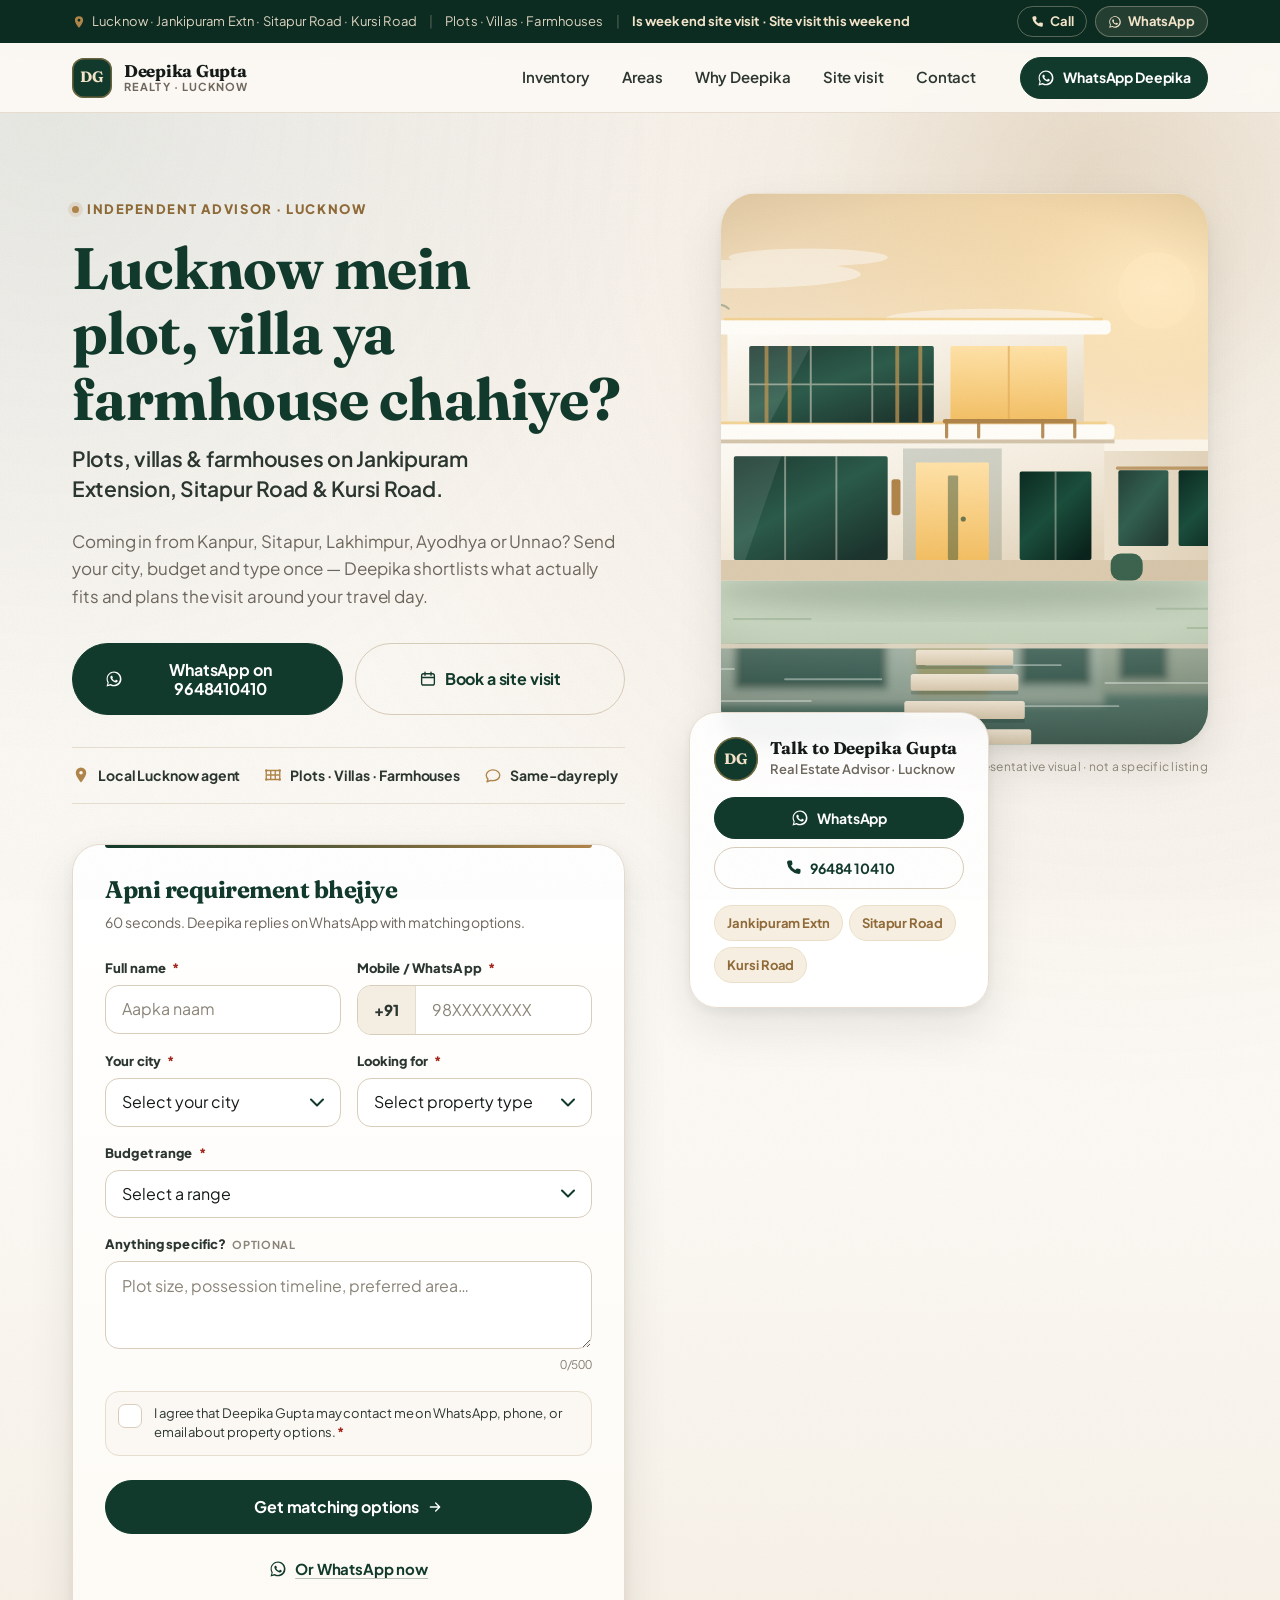
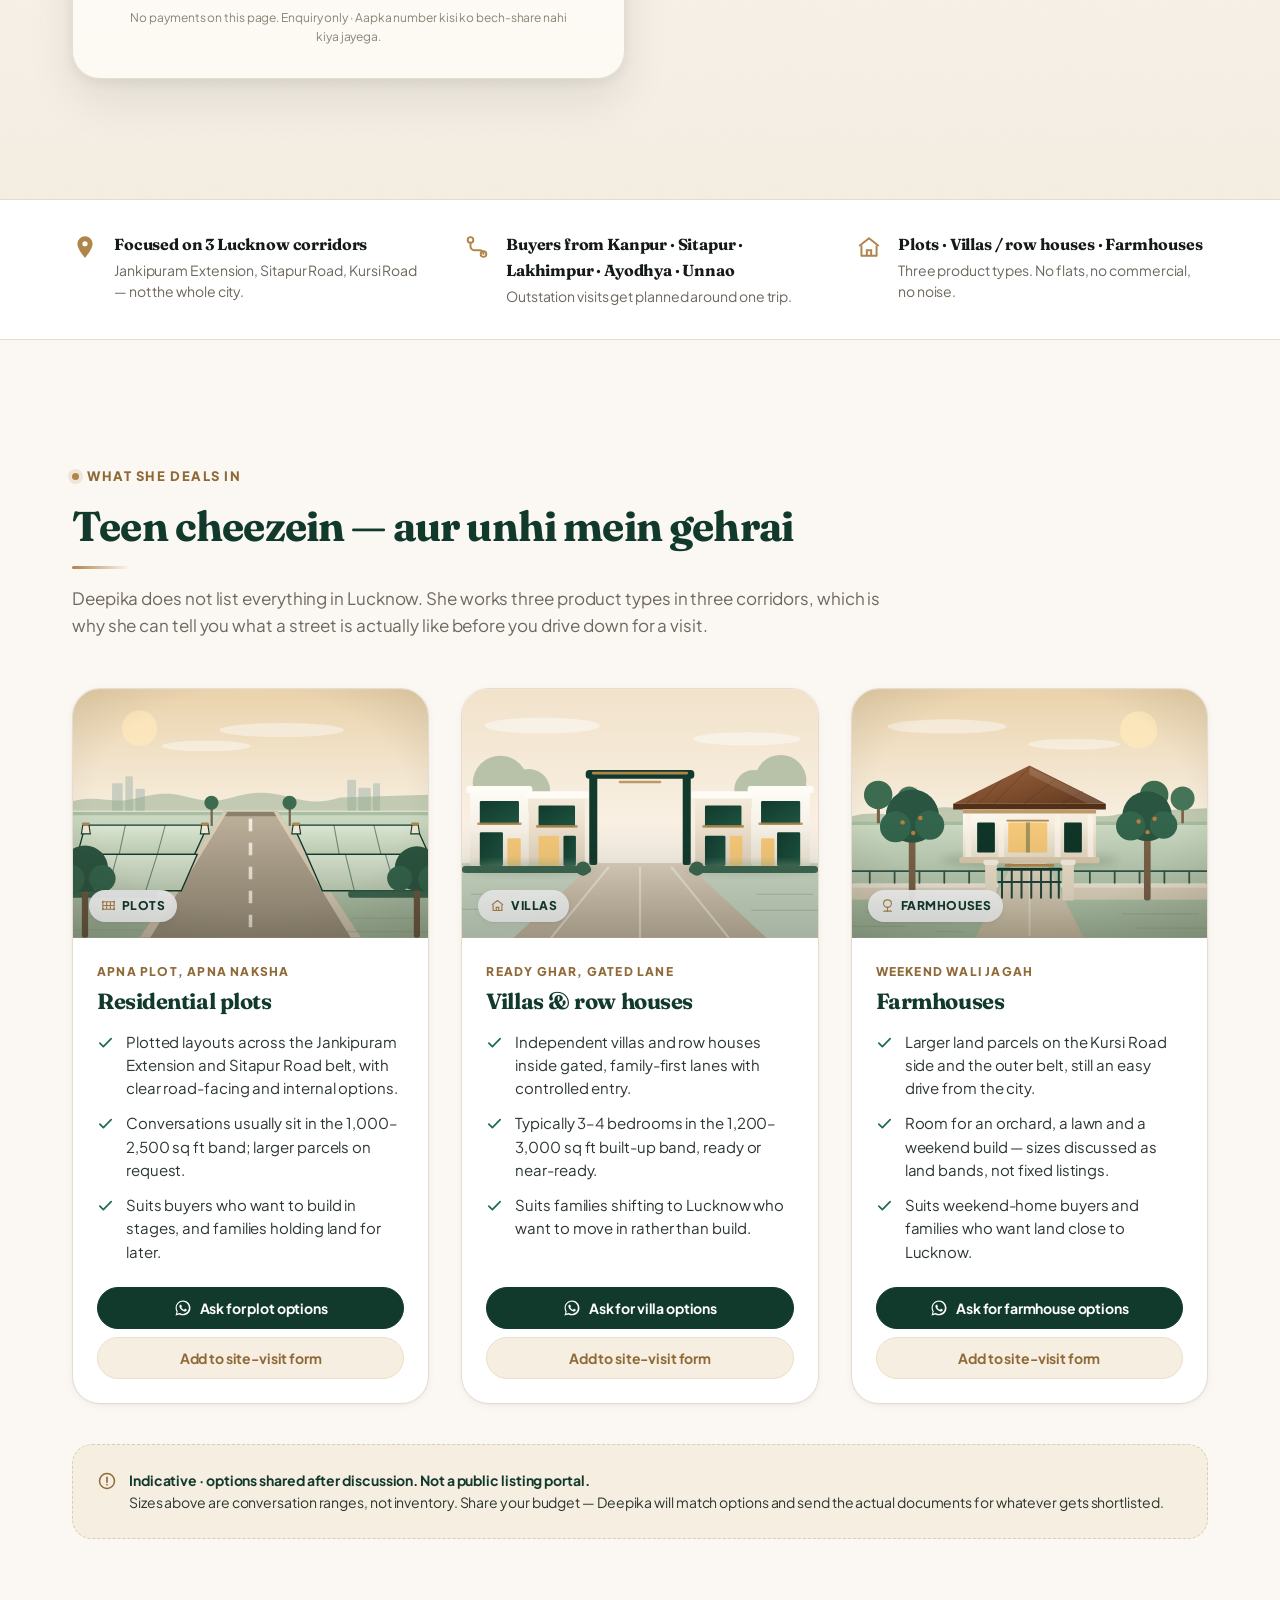
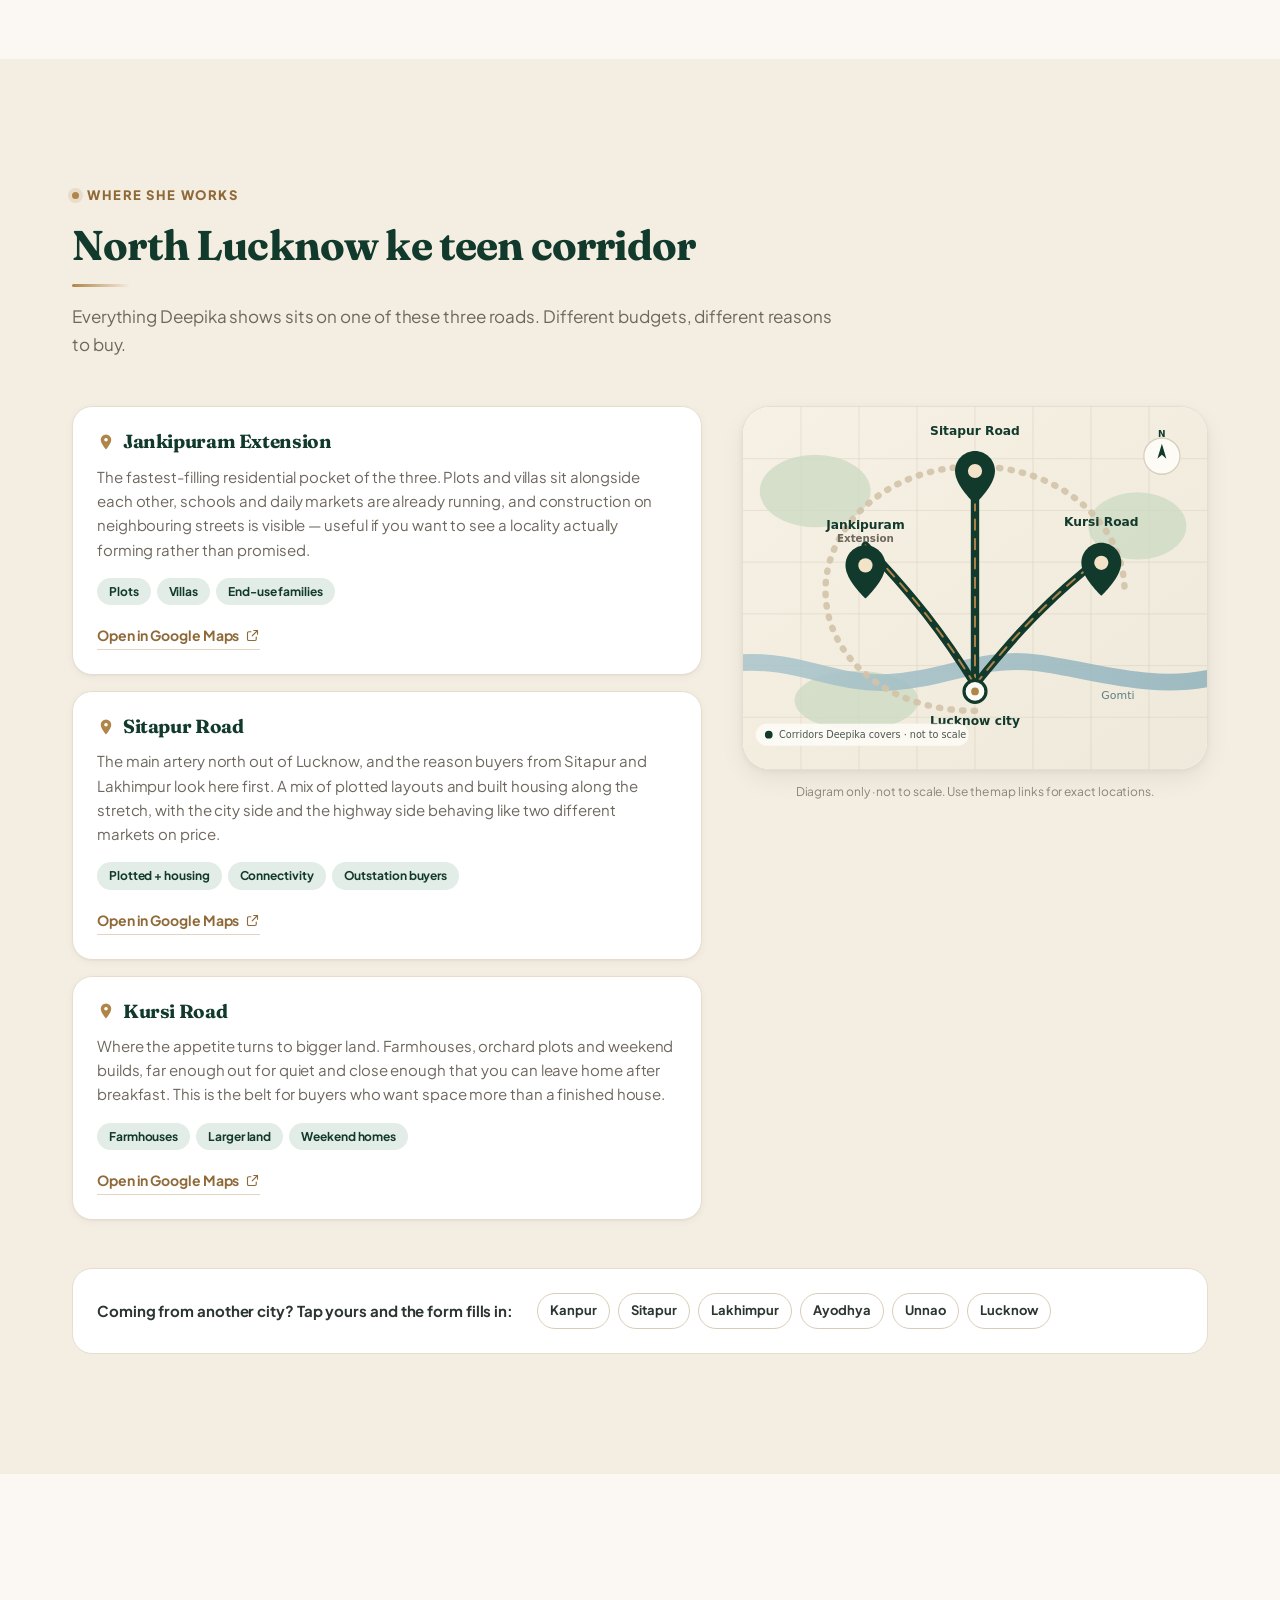
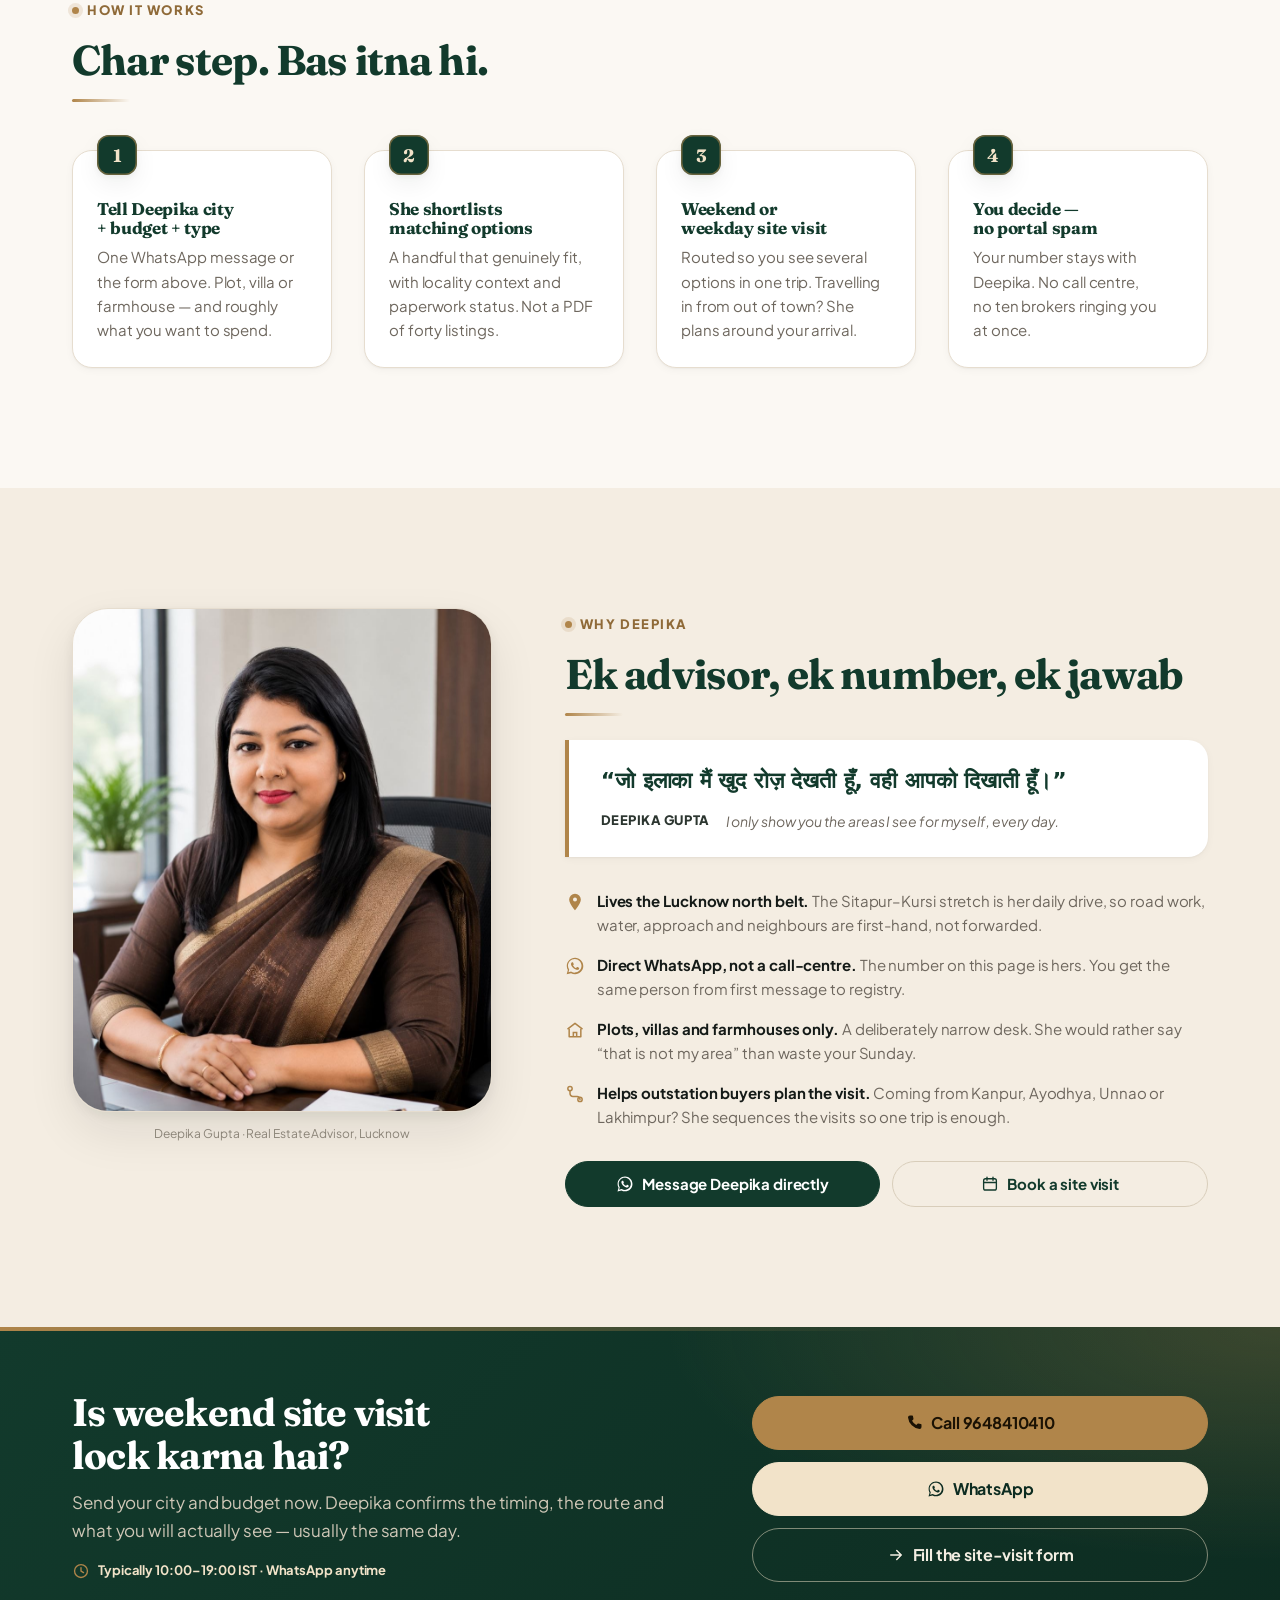
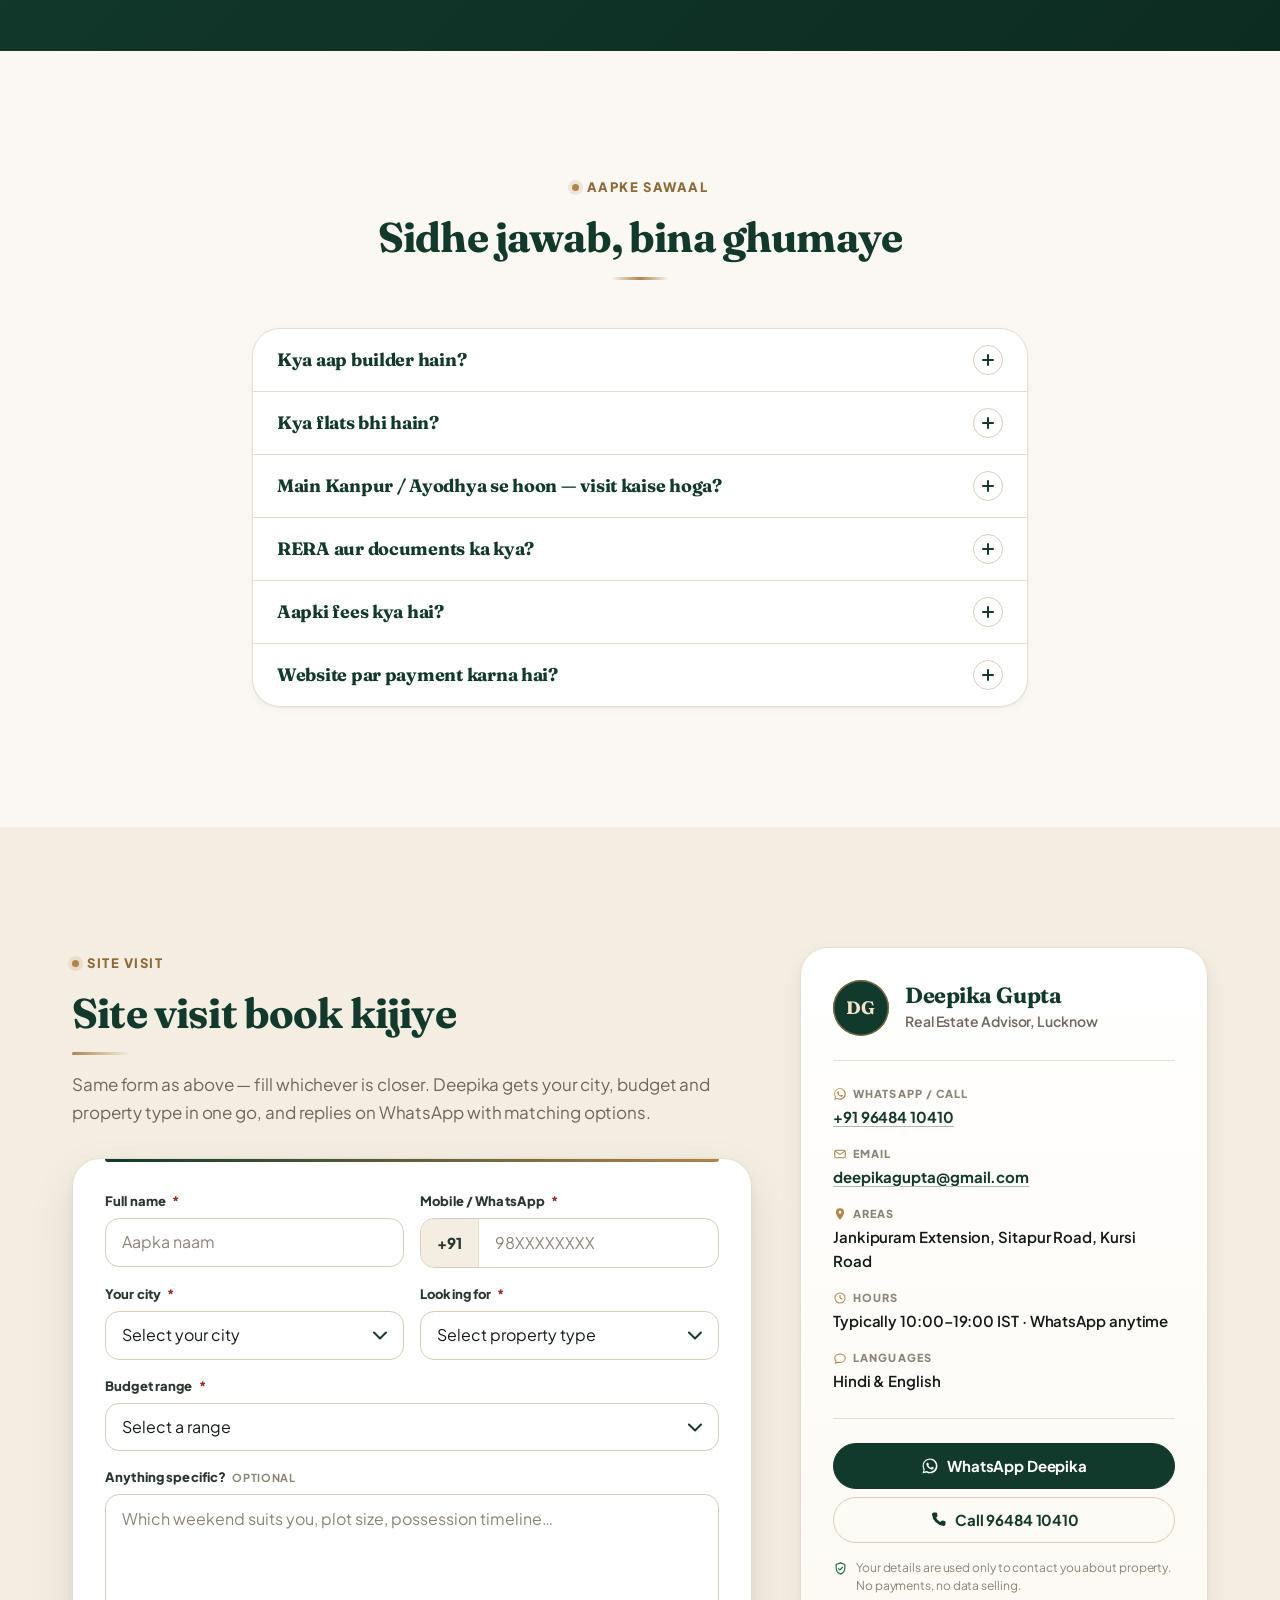
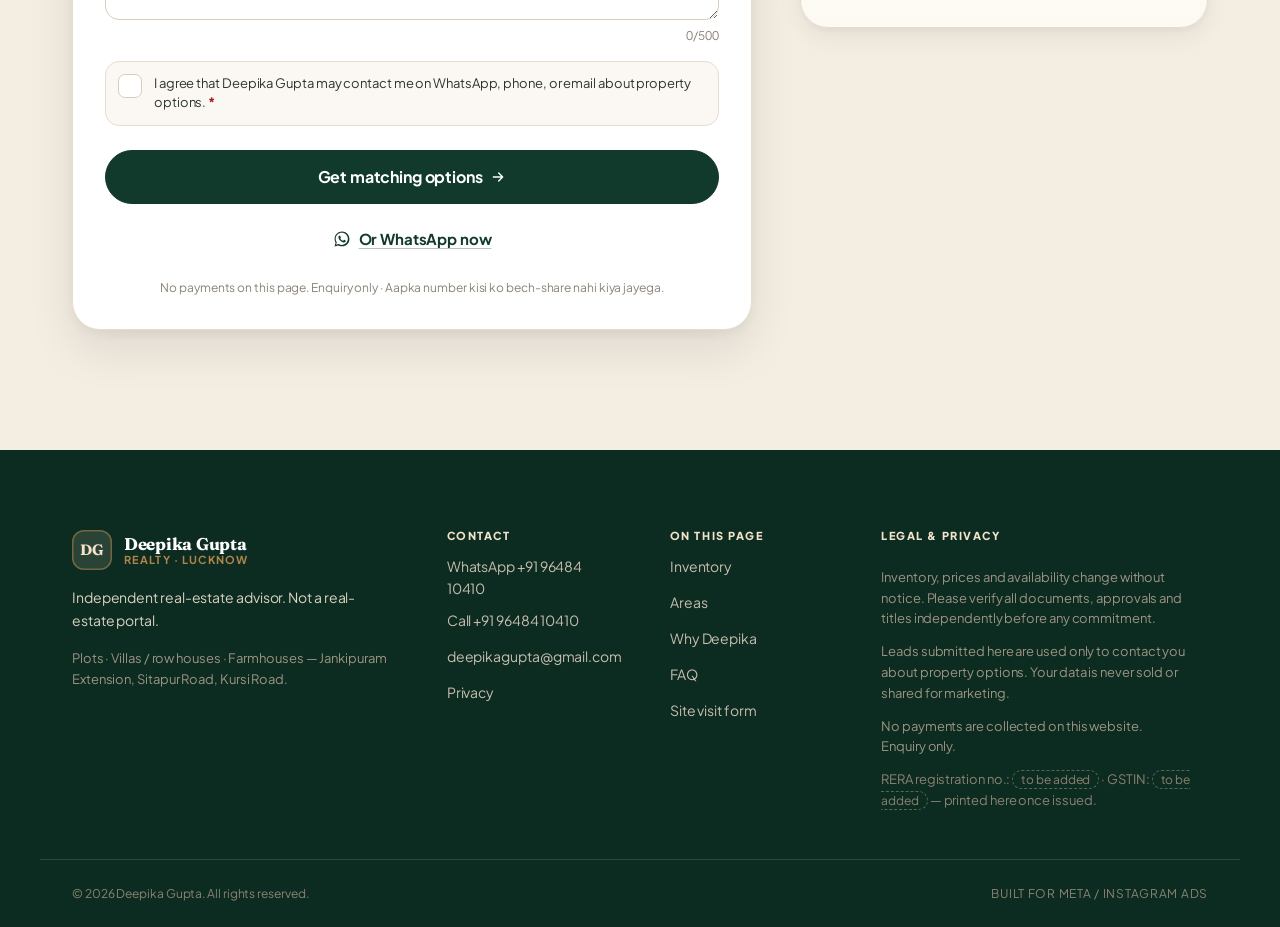
<file: index.html>
<!DOCTYPE html>
<html lang="en-IN">
<head>
<meta charset="utf-8">
<meta name="viewport" content="width=device-width, initial-scale=1">

<title>Deepika Gupta Realty · Plots, Villas &amp; Farmhouses in Lucknow</title>
<meta name="description" content="Independent Lucknow real-estate advisor. Residential plots, villas / row houses and farmhouses on Jankipuram Extension, Sitapur Road and Kursi Road. WhatsApp 96484 10410 for a site visit.">
<meta name="robots" content="index,follow,max-image-preview:large">
<meta name="author" content="Deepika Gupta">
<meta name="theme-color" content="#123A2C">
<meta name="format-detection" content="telephone=no">

<!-- REPLACE-ME: swap the domain below for the live domain before launch (see README). -->
<link rel="canonical" href="https://www.deepikaguptarealty.in/">

<!-- Open Graph / Twitter for Instagram + Meta ads -->
<meta property="og:type" content="website">
<meta property="og:site_name" content="Deepika Gupta Realty">
<meta property="og:locale" content="en_IN">
<meta property="og:locale:alternate" content="hi_IN">
<meta property="og:url" content="https://www.deepikaguptarealty.in/">
<meta property="og:title" content="Lucknow mein plot, villa ya farmhouse chahiye?">
<meta property="og:description" content="Plots, villas & farmhouses on Jankipuram Extension, Sitapur Road & Kursi Road. Talk to Deepika Gupta on WhatsApp — 96484 10410.">
<meta property="og:image" content="https://www.deepikaguptarealty.in/assets/og-deepika-gupta-realty.jpg">
<meta property="og:image:width" content="1200">
<meta property="og:image:height" content="630">
<meta property="og:image:alt" content="Deepika Gupta Realty — plots, villas and farmhouses in Lucknow">
<meta name="twitter:card" content="summary_large_image">
<meta name="twitter:title" content="Lucknow mein plot, villa ya farmhouse chahiye?">
<meta name="twitter:description" content="Plots, villas & farmhouses on Jankipuram Extension, Sitapur Road & Kursi Road. WhatsApp 96484 10410.">
<meta name="twitter:image" content="https://www.deepikaguptarealty.in/assets/og-deepika-gupta-realty.jpg">

<link rel="icon" href="assets/favicon-dg.svg" type="image/svg+xml">
<link rel="apple-touch-icon" href="assets/favicon-dg.svg">
<link rel="mask-icon" href="assets/favicon-dg.svg" color="#123A2C">

<!-- Fonts: preconnect + non-blocking stylesheet so the hero paints first -->
<link rel="preconnect" href="https://fonts.googleapis.com">
<link rel="preconnect" href="https://fonts.gstatic.com" crossorigin>
<link rel="preload" as="style" href="https://fonts.googleapis.com/css2?family=Fraunces:opsz,wght@9..144,600;9..144,700&family=Plus+Jakarta+Sans:wght@400;500;600;700;800&display=swap">
<link rel="stylesheet" href="https://fonts.googleapis.com/css2?family=Fraunces:opsz,wght@9..144,600;9..144,700&family=Plus+Jakarta+Sans:wght@400;500;600;700;800&display=swap" media="print" onload="this.media='all'">
<noscript>
  <link rel="stylesheet" href="https://fonts.googleapis.com/css2?family=Fraunces:opsz,wght@9..144,600;9..144,700&family=Plus+Jakarta+Sans:wght@400;500;600;700;800&display=swap">
</noscript>

<link rel="preload" as="image" href="assets/hero-villa-facade-lucknow.svg" type="image/svg+xml" fetchpriority="high">
<link rel="stylesheet" href="css/styles.css">

<!-- ===================================================================
     META PIXEL — SETUP INSTRUCTIONS
     -------------------------------------------------------------------
     1. Uncomment the block below.
     2. Replace both occurrences of PIXEL_ID with your numeric pixel id
        (Events Manager > Data Sources > your pixel > Pixel ID).
     3. Nothing else is needed. js/main.js already calls:
          fbq('track', 'Lead')     -> on a successful form submit
          fbq('track', 'Contact')  -> on any WhatsApp click
          fbq('track', 'Contact')  -> on any Call click
        Those calls are guarded with `typeof fbq === 'function'`, so the
        page works fine with the pixel absent.

<script>
  !function(f,b,e,v,n,t,s)
  {if(f.fbq)return;n=f.fbq=function(){n.callMethod?
  n.callMethod.apply(n,arguments):n.queue.push(arguments)};
  if(!f._fbq)f._fbq=n;n.push=n;n.loaded=!0;n.version='2.0';
  n.queue=[];t=b.createElement(e);t.async=!0;
  t.src=v;s=b.getElementsByTagName(e)[0];
  s.parentNode.insertBefore(t,s)}(window,document,'script',
  'https://connect.facebook.net/en_US/fbevents.js');
  fbq('init', 'PIXEL_ID');
  fbq('track', 'PageView');
</script>
<noscript><img height="1" width="1" style="display:none"
  alt="" src="https://www.facebook.com/tr?id=PIXEL_ID&ev=PageView&noscript=1"></noscript>

     =================================================================== -->

<script type="application/ld+json">
{
  "@context": "https://schema.org",
  "@graph": [
    {
      "@type": "RealEstateAgent",
      "@id": "https://www.deepikaguptarealty.in/#agency",
      "name": "Deepika Gupta Realty",
      "alternateName": "Deepika Gupta — Real Estate Advisor, Lucknow",
      "description": "Independent real-estate advisory in Lucknow for residential plots, villas / row houses and farmhouses across Jankipuram Extension, Sitapur Road and Kursi Road.",
      "url": "https://www.deepikaguptarealty.in/",
      "image": "https://www.deepikaguptarealty.in/assets/og-deepika-gupta-realty.jpg",
      "logo": "https://www.deepikaguptarealty.in/assets/favicon-dg.svg",
      "telephone": "+91-96484-10410",
      "email": "deepikagupta@gmail.com",
      "priceRange": "On request",
      "currenciesAccepted": "INR",
      "knowsLanguage": ["hi-IN", "en-IN"],
      "address": {
        "@type": "PostalAddress",
        "addressLocality": "Lucknow",
        "addressRegion": "Uttar Pradesh",
        "postalCode": "226021",
        "addressCountry": "IN"
      },
      "areaServed": [
        { "@type": "City", "name": "Lucknow", "containedInPlace": { "@type": "State", "name": "Uttar Pradesh" } },
        { "@type": "Place", "name": "Jankipuram Extension, Lucknow" },
        { "@type": "Place", "name": "Sitapur Road, Lucknow" },
        { "@type": "Place", "name": "Kursi Road, Lucknow" },
        { "@type": "City", "name": "Kanpur" },
        { "@type": "City", "name": "Sitapur" },
        { "@type": "City", "name": "Lakhimpur" },
        { "@type": "City", "name": "Ayodhya" },
        { "@type": "City", "name": "Unnao" }
      ],
      "openingHoursSpecification": [{
        "@type": "OpeningHoursSpecification",
        "dayOfWeek": ["Monday","Tuesday","Wednesday","Thursday","Friday","Saturday","Sunday"],
        "opens": "10:00",
        "closes": "19:00"
      }],
      "contactPoint": [{
        "@type": "ContactPoint",
        "contactType": "sales",
        "telephone": "+91-96484-10410",
        "email": "deepikagupta@gmail.com",
        "availableLanguage": ["Hindi", "English"],
        "areaServed": "IN"
      }],
      "founder": { "@id": "https://www.deepikaguptarealty.in/#deepika" },
      "employee": { "@id": "https://www.deepikaguptarealty.in/#deepika" },
      "makesOffer": [
        { "@type": "Offer", "itemOffered": { "@type": "Service", "name": "Residential plot advisory" }, "areaServed": "Lucknow" },
        { "@type": "Offer", "itemOffered": { "@type": "Service", "name": "Villa and row house advisory" }, "areaServed": "Lucknow" },
        { "@type": "Offer", "itemOffered": { "@type": "Service", "name": "Farmhouse and land advisory" }, "areaServed": "Lucknow" }
      ]
    },
    {
      "@type": "Person",
      "@id": "https://www.deepikaguptarealty.in/#deepika",
      "name": "Deepika Gupta",
      "jobTitle": "Real Estate Advisor",
      "image": "https://www.deepikaguptarealty.in/assets/deepika-gupta-lucknow.jpg",
      "telephone": "+91-96484-10410",
      "email": "deepikagupta@gmail.com",
      "knowsLanguage": ["hi-IN", "en-IN"],
      "worksFor": { "@id": "https://www.deepikaguptarealty.in/#agency" },
      "workLocation": {
        "@type": "Place",
        "address": {
          "@type": "PostalAddress",
          "addressLocality": "Lucknow",
          "addressRegion": "Uttar Pradesh",
          "addressCountry": "IN"
        }
      }
    },
    {
      "@type": "WebSite",
      "@id": "https://www.deepikaguptarealty.in/#website",
      "url": "https://www.deepikaguptarealty.in/",
      "name": "Deepika Gupta Realty",
      "inLanguage": "en-IN",
      "publisher": { "@id": "https://www.deepikaguptarealty.in/#agency" }
    }
  ]
}
</script>
</head>

<body>

<a class="skip-link" href="#main">Skip to main content</a>

<!-- ============================ ICON SPRITE ============================ -->
<svg class="sprite" aria-hidden="true" focusable="false" width="0" height="0" style="position:absolute">
  <symbol id="i-wa" viewBox="0 0 24 24">
    <path fill="currentColor" d="M12.04 2c-5.46 0-9.91 4.45-9.91 9.91 0 1.75.46 3.45 1.32 4.95L2 22l5.25-1.38c1.45.79 3.08 1.21 4.79 1.21 5.46 0 9.91-4.45 9.91-9.91S17.5 2 12.04 2Zm0 18.02c-1.53 0-3.03-.41-4.34-1.19l-.31-.18-3.22.85.86-3.14-.2-.32a8.09 8.09 0 0 1-1.24-4.31c0-4.47 3.64-8.11 8.11-8.11 4.47 0 8.11 3.64 8.11 8.11 0 4.47-3.64 8.11-8.11 8.11Zm4.47-6.07c-.24-.12-1.44-.71-1.66-.79-.22-.08-.38-.12-.54.12-.16.24-.62.79-.76.95-.14.16-.28.18-.52.06-.24-.12-1.02-.38-1.94-1.2-.72-.64-1.2-1.43-1.34-1.67-.14-.24-.02-.37.1-.49.11-.11.24-.28.36-.42.12-.14.16-.24.24-.4.08-.16.04-.3-.02-.42-.06-.12-.54-1.3-.74-1.78-.19-.46-.39-.4-.54-.41h-.46c-.16 0-.42.06-.64.3-.22.24-.84.82-.84 2 0 1.18.86 2.32.98 2.48.12.16 1.7 2.72 4.12 3.72.58.25 1.03.4 1.38.51.58.18 1.11.16 1.53.1.46-.07 1.42-.58 1.62-1.14.2-.56.2-1.04.14-1.14-.06-.1-.22-.16-.46-.28Z"/>
  </symbol>
  <symbol id="i-phone" viewBox="0 0 24 24">
    <path fill="currentColor" d="M6.6 2h3a1 1 0 0 1 1 .82l.7 3.6a1 1 0 0 1-.28.9L9.4 8.94a13.3 13.3 0 0 0 5.66 5.66l1.62-1.62a1 1 0 0 1 .9-.28l3.6.7a1 1 0 0 1 .82 1v3A2.6 2.6 0 0 1 19.4 20 17.4 17.4 0 0 1 4 4.6 2.6 2.6 0 0 1 6.6 2Z"/>
  </symbol>
  <symbol id="i-pin" viewBox="0 0 24 24">
    <path fill="currentColor" d="M12 2a7 7 0 0 1 7 7c0 5.2-7 13-7 13S5 14.2 5 9a7 7 0 0 1 7-7Zm0 4.6A2.4 2.4 0 1 0 12 11.4 2.4 2.4 0 0 0 12 6.6Z"/>
  </symbol>
  <symbol id="i-plot" viewBox="0 0 24 24">
    <path fill="none" stroke="currentColor" stroke-width="1.8" stroke-linejoin="round" d="M3 6h18v12H3z"/>
    <path fill="none" stroke="currentColor" stroke-width="1.8" d="M9 6v12M15 6v12M3 12h18"/>
    <circle cx="3" cy="6" r="1.6" fill="currentColor"/><circle cx="21" cy="6" r="1.6" fill="currentColor"/>
    <circle cx="3" cy="18" r="1.6" fill="currentColor"/><circle cx="21" cy="18" r="1.6" fill="currentColor"/>
  </symbol>
  <symbol id="i-villa" viewBox="0 0 24 24">
    <path fill="none" stroke="currentColor" stroke-width="1.8" stroke-linejoin="round" d="M3 11 12 4l9 7"/>
    <path fill="none" stroke="currentColor" stroke-width="1.8" stroke-linejoin="round" d="M5 10.5V20h14v-9.5"/>
    <path fill="none" stroke="currentColor" stroke-width="1.8" d="M10 20v-5h4v5"/>
  </symbol>
  <symbol id="i-farm" viewBox="0 0 24 24">
    <path fill="none" stroke="currentColor" stroke-width="1.8" stroke-linecap="round" d="M12 21v-6"/>
    <path fill="none" stroke="currentColor" stroke-width="1.8" stroke-linejoin="round" d="M12 3c3.6 0 6.2 2.6 6.2 5.8 0 3.4-2.8 6.2-6.2 6.2S5.8 12.2 5.8 8.8C5.8 5.6 8.4 3 12 3Z"/>
    <path fill="none" stroke="currentColor" stroke-width="1.8" stroke-linecap="round" d="M6 21h12"/>
  </symbol>
  <symbol id="i-check" viewBox="0 0 24 24">
    <path fill="none" stroke="currentColor" stroke-width="2.4" stroke-linecap="round" stroke-linejoin="round" d="m4 12.8 5 5L20 6.5"/>
  </symbol>
  <symbol id="i-chat" viewBox="0 0 24 24">
    <path fill="none" stroke="currentColor" stroke-width="1.8" stroke-linejoin="round" d="M21 12.4c0 4-4 7.2-9 7.2a10.6 10.6 0 0 1-2.9-.4L4 21l1.3-3.7A6.7 6.7 0 0 1 3 12.4c0-4 4-7.2 9-7.2s9 3.2 9 7.2Z"/>
  </symbol>
  <symbol id="i-route" viewBox="0 0 24 24">
    <circle cx="6" cy="5.5" r="2.6" fill="none" stroke="currentColor" stroke-width="1.8"/>
    <circle cx="18" cy="18.5" r="2.6" fill="none" stroke="currentColor" stroke-width="1.8"/>
    <path fill="none" stroke="currentColor" stroke-width="1.8" stroke-linecap="round" d="M6 8.1v3.4a3.5 3.5 0 0 0 3.5 3.5h5a3.5 3.5 0 0 1 3.5 3.5"/>
  </symbol>
  <symbol id="i-calendar" viewBox="0 0 24 24">
    <rect x="3.5" y="5" width="17" height="15" rx="2.5" fill="none" stroke="currentColor" stroke-width="1.8"/>
    <path fill="none" stroke="currentColor" stroke-width="1.8" stroke-linecap="round" d="M8 3v4M16 3v4M3.5 10h17"/>
  </symbol>
  <symbol id="i-shield" viewBox="0 0 24 24">
    <path fill="none" stroke="currentColor" stroke-width="1.8" stroke-linejoin="round" d="M12 3l7 2.6v5.7c0 4.3-2.9 7.9-7 9.7-4.1-1.8-7-5.4-7-9.7V5.6L12 3Z"/>
    <path fill="none" stroke="currentColor" stroke-width="1.8" stroke-linecap="round" stroke-linejoin="round" d="m8.8 12.2 2.2 2.2 4.2-4.4"/>
  </symbol>
  <symbol id="i-mail" viewBox="0 0 24 24">
    <rect x="3" y="5.5" width="18" height="13" rx="2.4" fill="none" stroke="currentColor" stroke-width="1.8"/>
    <path fill="none" stroke="currentColor" stroke-width="1.8" stroke-linejoin="round" d="m4 7 8 6 8-6"/>
  </symbol>
  <symbol id="i-clock" viewBox="0 0 24 24">
    <circle cx="12" cy="12" r="8.6" fill="none" stroke="currentColor" stroke-width="1.8"/>
    <path fill="none" stroke="currentColor" stroke-width="1.8" stroke-linecap="round" d="M12 7.4V12l3.4 2.1"/>
  </symbol>
  <symbol id="i-external" viewBox="0 0 24 24">
    <path fill="none" stroke="currentColor" stroke-width="1.8" stroke-linecap="round" stroke-linejoin="round" d="M14 4h6v6M20 4l-8.5 8.5"/>
    <path fill="none" stroke="currentColor" stroke-width="1.8" stroke-linecap="round" stroke-linejoin="round" d="M18 14.5V18a2 2 0 0 1-2 2H6a2 2 0 0 1-2-2V8a2 2 0 0 1 2-2h3.5"/>
  </symbol>
  <symbol id="i-arrow" viewBox="0 0 24 24">
    <path fill="none" stroke="currentColor" stroke-width="2" stroke-linecap="round" stroke-linejoin="round" d="M5 12h14m-6-6 6 6-6 6"/>
  </symbol>
  <symbol id="i-alert" viewBox="0 0 24 24">
    <circle cx="12" cy="12" r="9" fill="none" stroke="currentColor" stroke-width="1.8"/>
    <path fill="none" stroke="currentColor" stroke-width="2" stroke-linecap="round" d="M12 7.5v6M12 16.4v.2"/>
  </symbol>
  <symbol id="i-close" viewBox="0 0 24 24">
    <path fill="none" stroke="currentColor" stroke-width="2.2" stroke-linecap="round" d="M6.4 6.4l11.2 11.2M17.6 6.4 6.4 17.6"/>
  </symbol>
</svg>

<!-- ============================ 1. ANNOUNCEMENT BAR ============================ -->
<div class="announce" role="region" aria-label="Coverage and quick contact">
  <div class="container announce__inner">
    <p class="announce__text">
      <span class="announce__seg"><svg class="ico" aria-hidden="true"><use href="#i-pin"></use></svg>Lucknow · Jankipuram Extn · Sitapur Road · Kursi Road</span>
      <span class="announce__sep" aria-hidden="true">|</span>
      <span class="announce__seg">Plots · Villas · Farmhouses</span>
      <span class="announce__sep" aria-hidden="true">|</span>
      <span class="announce__seg announce__seg--hi">Is weekend site visit · Site visit this weekend</span>
    </p>
    <div class="announce__actions">
      <a class="mini-btn" href="tel:+919648410410" data-call>
        <svg class="ico" aria-hidden="true"><use href="#i-phone"></use></svg>Call
      </a>
      <a class="mini-btn mini-btn--wa" href="https://wa.me/919648410410" data-wa
         data-wa-msg="Namaste Deepika ji! Main Lucknow mein plot / villa / farmhouse ke options dekhna chahta/chahti hoon. Kripya guide kijiye. (Hi Deepika, I would like to see plot, villa or farmhouse options in Lucknow.)"
         target="_blank" rel="noopener">
        <svg class="ico" aria-hidden="true"><use href="#i-wa"></use></svg>WhatsApp
      </a>
    </div>
  </div>
</div>

<!-- ============================ 2. HEADER ============================ -->
<header class="header" id="siteHeader">
  <div class="container header__inner">
    <a class="brand" href="#top" aria-label="Deepika Gupta Realty, Lucknow — back to top">
      <span class="brand__mark" aria-hidden="true">DG</span>
      <span class="brand__text">
        <strong class="brand__name">Deepika Gupta</strong>
        <span class="brand__sub">Realty · Lucknow</span>
      </span>
    </a>

    <button class="nav-toggle" type="button" id="navToggle"
            aria-expanded="false" aria-controls="siteMenu" aria-label="Open navigation menu">
      <span class="nav-toggle__bars" aria-hidden="true"><span></span><span></span><span></span></span>
    </button>

    <nav class="site-nav" id="siteMenu" aria-label="Main navigation">
      <div class="site-nav__head nav-only-mobile">
        <span class="site-nav__eyebrow">Menu</span>
        <button class="site-nav__close" type="button" id="navClose" aria-label="Close navigation menu">
          <svg class="ico" aria-hidden="true"><use href="#i-close"></use></svg>
        </button>
      </div>

      <ul class="site-nav__list">
        <li><a href="#inventory">Inventory</a></li>
        <li><a href="#areas">Areas</a></li>
        <li class="nav-row-mobile"><a href="#how">How it works</a></li>
        <li><a href="#why">Why Deepika</a></li>
        <li class="nav-row-mobile"><a href="#faq">FAQ</a></li>
        <li><a href="#visit">Site visit</a></li>
        <li><a href="#contact">Contact</a></li>
      </ul>

      <div class="site-nav__cta">
        <a class="btn btn--primary btn--sm" href="https://wa.me/919648410410" data-wa
           data-wa-msg="Namaste Deepika ji! Main Lucknow mein plot / villa / farmhouse ke options dekhna chahta/chahti hoon. Kripya guide kijiye."
           target="_blank" rel="noopener">
          <svg class="ico" aria-hidden="true"><use href="#i-wa"></use></svg>WhatsApp Deepika
        </a>
        <a class="btn btn--outline btn--sm nav-only-mobile" href="tel:+919648410410" data-call>
          <svg class="ico" aria-hidden="true"><use href="#i-phone"></use></svg>Call 96484 10410
        </a>
        <p class="site-nav__meta nav-only-mobile">
          <svg class="ico" aria-hidden="true"><use href="#i-clock"></use></svg>
          10:00&#8211;19:00 IST · WhatsApp anytime
        </p>
      </div>
    </nav>
  </div>
  <span class="header__progress" aria-hidden="true"></span>
</header>
<div class="nav-scrim" id="navScrim" hidden></div>

<main id="main">
  <span id="top" class="anchor-top" aria-hidden="true"></span>

  <!-- ============================ 3. HERO ============================ -->
  <section class="hero" aria-labelledby="heroTitle">
    <div class="container hero__grid">

      <div class="hero__copy">
        <p class="eyebrow"><span class="eyebrow__dot" aria-hidden="true"></span>Independent advisor · Lucknow</p>

        <h1 class="hero__title" id="heroTitle">
          <span class="hero__title-hi">Lucknow mein plot, villa ya farmhouse chahiye?</span>
          <span class="hero__title-en">Plots, villas &amp; farmhouses on Jankipuram Extension, Sitapur Road &amp; Kursi Road.</span>
        </h1>

        <p class="hero__sub">
          Coming in from Kanpur, Sitapur, Lakhimpur, Ayodhya or Unnao? Send your city, budget and type once —
          Deepika shortlists what actually fits and plans the visit around your travel day.
        </p>

        <div class="hero__actions">
          <a class="btn btn--primary btn--lg" href="https://wa.me/919648410410" data-wa
             data-wa-msg="Namaste Deepika ji! Main Lucknow mein plot / villa / farmhouse dekhna chahta/chahti hoon. Jankipuram Extension, Sitapur Road ya Kursi Road ke options bhejiye."
             target="_blank" rel="noopener">
            <svg class="ico" aria-hidden="true"><use href="#i-wa"></use></svg>WhatsApp on 9648410410
          </a>
          <a class="btn btn--outline btn--lg" href="#visit">
            <svg class="ico" aria-hidden="true"><use href="#i-calendar"></use></svg>Book a site visit
          </a>
        </div>

        <ul class="trust-row">
          <li><svg class="ico" aria-hidden="true"><use href="#i-pin"></use></svg>Local Lucknow agent</li>
          <li><svg class="ico" aria-hidden="true"><use href="#i-plot"></use></svg>Plots · Villas · Farmhouses</li>
          <li><svg class="ico" aria-hidden="true"><use href="#i-chat"></use></svg>Same-day reply</li>
        </ul>

        <!-- ---------- HERO LEAD FORM (compact) ---------- -->
        <!--
          SAMPLE WHATSAPP MESSAGE THAT OPENS AFTER A SUCCESSFUL SUBMIT
          (name: Rohit Verma · city: Kanpur · interest: Plot · budget: Rs 40 lakh-1 Cr)

          +-------------------------------------------------------------+
          |  <  Deepika Gupta                            (call) (video)|
          +-------------------------------------------------------------+
          |                                                             |
          |                        +----------------------------------+ |
          |                        | Namaste Deepika ji, main Rohit   | |
          |                        | Verma hoon, Kanpur se.           | |
          |                        |                                  | |
          |                        | Interest: Plot                   | |
          |                        | Budget: Rs 40 lakh - Rs 1 Cr     | |
          |                        |                                  | |
          |                        | Main Jankipuram Extension /      | |
          |                        | Sitapur Road / Kursi Road ke     | |
          |                        | options dekhna chahta/chahti     | |
          |                        | hoon. Site visit ke liye guide   | |
          |                        | kijiye.                          | |
          |                        |                                  | |
          |                        | (Ref: ig-reels-aug / plots-lko)  | |
          |                        |                       19:42  ✓✓  | |
          |                        +----------------------------------+ |
          |                                                             |
          +-------------------------------------------------------------+
          |  [ Type a message ]                                    (mic)|
          +-------------------------------------------------------------+

          The "(Ref: ...)" line only appears when utm_source / utm_campaign
          are present in the page URL.
        -->
        <div class="form-card form-card--hero">
          <div class="form-card__head">
            <h2 class="form-card__title">Apni requirement bhejiye</h2>
            <p class="form-card__sub">60 seconds. Deepika replies on WhatsApp with matching options.</p>
          </div>

          <form class="lead-form" id="lead-form-hero" data-form-id="hero"
                action="thank-you.html" method="get" autocomplete="on">

            <!-- anti-spam honeypot: hidden from users and assistive tech -->
            <div class="hp" aria-hidden="true">
              <label for="hero-companyWebsite">Company website</label>
              <input type="text" id="hero-companyWebsite" name="companyWebsite" tabindex="-1" autocomplete="off">
            </div>
            <input type="hidden" name="utm_source" value="">
            <input type="hidden" name="utm_medium" value="">
            <input type="hidden" name="utm_campaign" value="">
            <input type="hidden" name="utm_content" value="">
            <input type="hidden" name="utm_term" value="">
            <input type="hidden" name="area" value="">
            <input type="hidden" name="formLocation" value="hero">
            <input type="hidden" name="renderedAt" value="">

            <div class="form-grid">
              <div class="field">
                <label class="field__label" for="hero-fullName">Full name <span class="req" aria-hidden="true">*</span></label>
                <input class="field__input" type="text" id="hero-fullName" name="fullName"
                       placeholder="Aapka naam" required minlength="2" maxlength="80"
                       autocomplete="name" aria-describedby="hero-fullName-error">
                <p class="field__error" id="hero-fullName-error" data-error-for="fullName" hidden></p>
              </div>

              <div class="field">
                <label class="field__label" for="hero-phone">Mobile / WhatsApp <span class="req" aria-hidden="true">*</span></label>
                <div class="field__addon">
                  <span class="field__prefix" aria-hidden="true">+91</span>
                  <input class="field__input" type="tel" id="hero-phone" name="phone"
                         placeholder="98XXXXXXXX" required inputmode="numeric" maxlength="18"
                         pattern="[0-9+()\s-]{10,18}" autocomplete="tel"
                         aria-describedby="hero-phone-error">
                </div>
                <p class="field__error" id="hero-phone-error" data-error-for="phone" hidden></p>
              </div>

              <div class="field">
                <label class="field__label" for="hero-city">Your city <span class="req" aria-hidden="true">*</span></label>
                <select class="field__input field__select" id="hero-city" name="city" required
                        autocomplete="address-level2" aria-describedby="hero-city-error">
                  <option value="" selected>Select your city</option>
                  <option value="Lucknow">Lucknow</option>
                  <option value="Kanpur">Kanpur</option>
                  <option value="Sitapur">Sitapur</option>
                  <option value="Lakhimpur">Lakhimpur</option>
                  <option value="Ayodhya">Ayodhya</option>
                  <option value="Unnao">Unnao</option>
                  <option value="Other">Other</option>
                </select>
                <p class="field__error" id="hero-city-error" data-error-for="city" hidden></p>
              </div>

              <div class="field">
                <label class="field__label" for="hero-interest">Looking for <span class="req" aria-hidden="true">*</span></label>
                <select class="field__input field__select" id="hero-interest" name="interest" required
                        aria-describedby="hero-interest-error">
                  <option value="" selected>Select property type</option>
                  <option value="Plot">Plot</option>
                  <option value="Villa / Row house">Villa / Row house</option>
                  <option value="Farmhouse">Farmhouse</option>
                  <option value="Not sure yet">Not sure yet</option>
                </select>
                <p class="field__error" id="hero-interest-error" data-error-for="interest" hidden></p>
              </div>

              <div class="field field--full">
                <label class="field__label" for="hero-budget">Budget range <span class="req" aria-hidden="true">*</span></label>
                <select class="field__input field__select" id="hero-budget" name="budget" required
                        aria-describedby="hero-budget-error">
                  <option value="" selected>Select a range</option>
                  <option value="Under &#8377;40 lakh">Under &#8377;40 lakh</option>
                  <option value="&#8377;40 lakh&#8211;&#8377;1 Cr">&#8377;40 lakh&#8211;&#8377;1 Cr</option>
                  <option value="&#8377;1 Cr+">&#8377;1 Cr+</option>
                  <option value="Prefer to discuss">Prefer to discuss</option>
                </select>
                <p class="field__error" id="hero-budget-error" data-error-for="budget" hidden></p>
              </div>

              <div class="field field--full">
                <label class="field__label" for="hero-message">
                  Anything specific? <span class="field__opt">Optional</span>
                </label>
                <textarea class="field__input field__textarea" id="hero-message" name="message" rows="2"
                          maxlength="500" placeholder="Plot size, possession timeline, preferred area…"
                          aria-describedby="hero-message-hint hero-message-error"></textarea>
                <p class="field__hint" id="hero-message-hint"><span data-counter-for="message">0</span>/500</p>
                <p class="field__error" id="hero-message-error" data-error-for="message" hidden></p>
              </div>

              <div class="field field--full">
                <label class="check">
                  <input type="checkbox" id="hero-consent" name="consent" value="yes" required
                         aria-describedby="hero-consent-error">
                  <span class="check__box" aria-hidden="true">
                    <svg class="ico" aria-hidden="true"><use href="#i-check"></use></svg>
                  </span>
                  <span class="check__text">
                    I agree that Deepika Gupta may contact me on WhatsApp, phone, or email about property options.
                    <span class="req" aria-hidden="true">*</span>
                  </span>
                </label>
                <p class="field__error" id="hero-consent-error" data-error-for="consent" hidden></p>
              </div>
            </div>

            <div class="form-actions">
              <button class="btn btn--primary btn--lg btn--block" type="submit" data-submit>
                <span data-submit-label>Get matching options</span>
                <svg class="ico ico--trail" aria-hidden="true"><use href="#i-arrow"></use></svg>
              </button>
              <a class="btn btn--ghost btn--block" href="https://wa.me/919648410410" data-wa
                 data-wa-msg="Namaste Deepika ji! Main Lucknow mein plot / villa / farmhouse ke options dekhna chahta/chahti hoon."
                 target="_blank" rel="noopener">
                <svg class="ico" aria-hidden="true"><use href="#i-wa"></use></svg>Or WhatsApp now
              </a>
            </div>

            <p class="form-legal">
              No payments on this page. Enquiry only · Aapka number kisi ko bech-share nahi kiya jayega.
            </p>
          </form>

          <div class="form-success" id="hero-success" role="status" aria-live="polite" hidden>
            <div class="form-success__icon" aria-hidden="true">
              <svg class="ico" aria-hidden="true"><use href="#i-check"></use></svg>
            </div>
            <h3 class="form-success__title">Shukriya, <span data-success-name>ji</span>! Request mil gayi.</h3>
            <p class="form-success__body">
              Deepika ne aapki requirement note kar li hai. WhatsApp khul raha hai — bas Send dabaiye taaki
              conversation start ho jaye.
            </p>
            <div class="form-success__actions">
              <a class="btn btn--primary btn--block" href="https://wa.me/919648410410" data-success-wa
                 target="_blank" rel="noopener">
                <svg class="ico" aria-hidden="true"><use href="#i-wa"></use></svg>Open WhatsApp again
              </a>
              <a class="btn btn--outline btn--block" href="tel:+919648410410" data-call>
                <svg class="ico" aria-hidden="true"><use href="#i-phone"></use></svg>Call 96484 10410
              </a>
              <button class="btn btn--ghost btn--block" type="button" data-form-reset>Send another enquiry</button>
            </div>
          </div>
        </div>
      </div>

      <div class="hero__visual">
        <figure class="hero__figure">
          <img src="assets/hero-villa-facade-lucknow.svg"
               alt="A contemporary villa facade at golden hour with a reflecting water court, stepping-stone approach and landscaped lawn."
               width="1200" height="860" fetchpriority="high" decoding="async">
          <figcaption class="hero__figcaption">Representative visual · not a specific listing</figcaption>
        </figure>

        <aside class="float-card" aria-label="Talk to Deepika Gupta">
          <div class="float-card__head">
            <span class="avatar" aria-hidden="true">DG</span>
            <div>
              <p class="float-card__title">Talk to Deepika Gupta</p>
              <p class="float-card__role">Real Estate Advisor · Lucknow</p>
            </div>
          </div>
          <div class="float-card__actions">
            <a class="btn btn--primary btn--sm btn--block" href="https://wa.me/919648410410" data-wa
               data-wa-msg="Namaste Deepika ji! Main aapse Lucknow ke plot / villa / farmhouse options ke baare mein baat karna chahta/chahti hoon."
               target="_blank" rel="noopener">
              <svg class="ico" aria-hidden="true"><use href="#i-wa"></use></svg>WhatsApp
            </a>
            <a class="btn btn--outline btn--sm btn--block" href="tel:+919648410410" data-call>
              <svg class="ico" aria-hidden="true"><use href="#i-phone"></use></svg>96484 10410
            </a>
          </div>
          <ul class="chip-row chip-row--static" aria-label="Areas covered">
            <li class="chip chip--static">Jankipuram Extn</li>
            <li class="chip chip--static">Sitapur Road</li>
            <li class="chip chip--static">Kursi Road</li>
          </ul>
        </aside>
      </div>
    </div>
  </section>

  <!-- ============================ 4. SOCIAL PROOF STRIP ============================ -->
  <section class="proof" aria-label="How Deepika works">
    <div class="container proof__grid">
      <div class="proof__item">
        <svg class="ico ico--lg" aria-hidden="true"><use href="#i-pin"></use></svg>
        <p><strong>Focused on 3 Lucknow corridors</strong><span>Jankipuram Extension, Sitapur Road, Kursi Road — not the whole city.</span></p>
      </div>
      <div class="proof__item">
        <svg class="ico ico--lg" aria-hidden="true"><use href="#i-route"></use></svg>
        <p><strong>Buyers from Kanpur · Sitapur · Lakhimpur · Ayodhya · Unnao</strong><span>Outstation visits get planned around one trip.</span></p>
      </div>
      <div class="proof__item">
        <svg class="ico ico--lg" aria-hidden="true"><use href="#i-villa"></use></svg>
        <p><strong>Plots · Villas / row houses · Farmhouses</strong><span>Three product types. No flats, no commercial, no noise.</span></p>
      </div>
    </div>
  </section>

  <!-- ============================ 5. INVENTORY ============================ -->
  <section class="section" id="inventory" aria-labelledby="inventoryTitle">
    <div class="container">
      <header class="section__head">
        <p class="eyebrow"><span class="eyebrow__dot" aria-hidden="true"></span>What she deals in</p>
        <h2 class="section__title" id="inventoryTitle">Teen cheezein — aur unhi mein gehrai</h2>
        <p class="section__sub">
          Deepika does not list everything in Lucknow. She works three product types in three corridors, which is
          why she can tell you what a street is actually like before you drive down for a visit.
        </p>
      </header>

      <div class="cards">
        <!-- Card A — Plots -->
        <article class="card">
          <figure class="card__media">
            <img src="assets/plot-land-jankipuram-extension.svg"
                 alt="Surveyed residential plots marked out either side of a paved approach road, with corner boundary stones and young avenue trees."
                 width="800" height="560" loading="lazy" decoding="async">
            <figcaption class="card__badge"><svg class="ico" aria-hidden="true"><use href="#i-plot"></use></svg>Plots</figcaption>
          </figure>
          <div class="card__body">
            <p class="card__kicker">Apna plot, apna naksha</p>
            <h3 class="card__title">Residential plots</h3>
            <ul class="card__list">
              <li><svg class="ico" aria-hidden="true"><use href="#i-check"></use></svg>Plotted layouts across the Jankipuram Extension and Sitapur Road belt, with clear road-facing and internal options.</li>
              <li><svg class="ico" aria-hidden="true"><use href="#i-check"></use></svg>Conversations usually sit in the 1,000&#8211;2,500 sq ft band; larger parcels on request.</li>
              <li><svg class="ico" aria-hidden="true"><use href="#i-check"></use></svg>Suits buyers who want to build in stages, and families holding land for later.</li>
            </ul>
            <div class="card__actions">
              <a class="btn btn--primary btn--sm" href="https://wa.me/919648410410" data-wa
                 data-wa-msg="Namaste Deepika ji! Mujhe residential PLOT ke options chahiye - Jankipuram Extension / Sitapur Road side. Size aur budget discuss karna hai."
                 aria-label="Enquire on WhatsApp about residential plots"
                 target="_blank" rel="noopener">
                <svg class="ico" aria-hidden="true"><use href="#i-wa"></use></svg>Ask for plot options
              </a>
              <button class="btn btn--soft btn--sm" type="button" data-set-interest="Plot">
                Add to site-visit form
              </button>
            </div>
          </div>
        </article>

        <!-- Card B — Villas & row houses -->
        <article class="card">
          <figure class="card__media">
            <img src="assets/villa-row-house-gated-lane.svg"
                 alt="A gated lane of contemporary row houses with private porches, landscaped verges and an entrance arch."
                 width="800" height="560" loading="lazy" decoding="async">
            <figcaption class="card__badge"><svg class="ico" aria-hidden="true"><use href="#i-villa"></use></svg>Villas</figcaption>
          </figure>
          <div class="card__body">
            <p class="card__kicker">Ready ghar, gated lane</p>
            <h3 class="card__title">Villas &amp; row houses</h3>
            <ul class="card__list">
              <li><svg class="ico" aria-hidden="true"><use href="#i-check"></use></svg>Independent villas and row houses inside gated, family-first lanes with controlled entry.</li>
              <li><svg class="ico" aria-hidden="true"><use href="#i-check"></use></svg>Typically 3&#8211;4 bedrooms in the 1,200&#8211;3,000 sq ft built-up band, ready or near-ready.</li>
              <li><svg class="ico" aria-hidden="true"><use href="#i-check"></use></svg>Suits families shifting to Lucknow who want to move in rather than build.</li>
            </ul>
            <div class="card__actions">
              <a class="btn btn--primary btn--sm" href="https://wa.me/919648410410" data-wa
                 data-wa-msg="Namaste Deepika ji! Mujhe VILLA / ROW HOUSE ke options chahiye. Gated lane, family ke liye. Details bhejiye."
                 aria-label="Enquire on WhatsApp about villas and row houses"
                 target="_blank" rel="noopener">
                <svg class="ico" aria-hidden="true"><use href="#i-wa"></use></svg>Ask for villa options
              </a>
              <button class="btn btn--soft btn--sm" type="button" data-set-interest="Villa / Row house">
                Add to site-visit form
              </button>
            </div>
          </div>
        </article>

        <!-- Card C — Farmhouses -->
        <article class="card">
          <figure class="card__media">
            <img src="assets/farmhouse-kursi-road-orchard.svg"
                 alt="A low farmhouse with a pitched roof and verandah set behind a mango orchard, boundary wall and entrance gate on an open lawn."
                 width="800" height="560" loading="lazy" decoding="async">
            <figcaption class="card__badge"><svg class="ico" aria-hidden="true"><use href="#i-farm"></use></svg>Farmhouses</figcaption>
          </figure>
          <div class="card__body">
            <p class="card__kicker">Weekend wali jagah</p>
            <h3 class="card__title">Farmhouses</h3>
            <ul class="card__list">
              <li><svg class="ico" aria-hidden="true"><use href="#i-check"></use></svg>Larger land parcels on the Kursi Road side and the outer belt, still an easy drive from the city.</li>
              <li><svg class="ico" aria-hidden="true"><use href="#i-check"></use></svg>Room for an orchard, a lawn and a weekend build — sizes discussed as land bands, not fixed listings.</li>
              <li><svg class="ico" aria-hidden="true"><use href="#i-check"></use></svg>Suits weekend-home buyers and families who want land close to Lucknow.</li>
            </ul>
            <div class="card__actions">
              <a class="btn btn--primary btn--sm" href="https://wa.me/919648410410" data-wa
                 data-wa-msg="Namaste Deepika ji! Mujhe FARMHOUSE ke options chahiye - Kursi Road / outer belt side. Land size aur budget discuss karna hai."
                 aria-label="Enquire on WhatsApp about farmhouses"
                 target="_blank" rel="noopener">
                <svg class="ico" aria-hidden="true"><use href="#i-wa"></use></svg>Ask for farmhouse options
              </a>
              <button class="btn btn--soft btn--sm" type="button" data-set-interest="Farmhouse">
                Add to site-visit form
              </button>
            </div>
          </div>
        </article>
      </div>

      <p class="note">
        <svg class="ico" aria-hidden="true"><use href="#i-alert"></use></svg>
        <span>
          <strong>Indicative · options shared after discussion. Not a public listing portal.</strong>
          Sizes above are conversation ranges, not inventory. Share your budget — Deepika will match options and
          send the actual documents for whatever gets shortlisted.
        </span>
      </p>
    </div>
  </section>

  <!-- ============================ 6. AREAS ============================ -->
  <section class="section section--tint" id="areas" aria-labelledby="areasTitle">
    <div class="container">
      <header class="section__head">
        <p class="eyebrow"><span class="eyebrow__dot" aria-hidden="true"></span>Where she works</p>
        <h2 class="section__title" id="areasTitle">North Lucknow ke teen corridor</h2>
        <p class="section__sub">
          Everything Deepika shows sits on one of these three roads. Different budgets, different reasons to buy.
        </p>
      </header>

      <div class="areas">
        <div class="areas__panels">
          <article class="area">
            <h3 class="area__name"><svg class="ico" aria-hidden="true"><use href="#i-pin"></use></svg>Jankipuram Extension</h3>
            <p class="area__copy">
              The fastest-filling residential pocket of the three. Plots and villas sit alongside each other, schools
              and daily markets are already running, and construction on neighbouring streets is visible — useful if
              you want to see a locality actually forming rather than promised.
            </p>
            <p class="area__tags"><span class="tag">Plots</span><span class="tag">Villas</span><span class="tag">End-use families</span></p>
            <a class="link-out" href="https://www.google.com/maps/search/?api=1&amp;query=Jankipuram+Extension+Lucknow" target="_blank" rel="noopener">
              Open in Google Maps<svg class="ico" aria-hidden="true"><use href="#i-external"></use></svg>
            </a>
          </article>

          <article class="area">
            <h3 class="area__name"><svg class="ico" aria-hidden="true"><use href="#i-pin"></use></svg>Sitapur Road</h3>
            <p class="area__copy">
              The main artery north out of Lucknow, and the reason buyers from Sitapur and Lakhimpur look here first.
              A mix of plotted layouts and built housing along the stretch, with the city side and the highway side
              behaving like two different markets on price.
            </p>
            <p class="area__tags"><span class="tag">Plotted + housing</span><span class="tag">Connectivity</span><span class="tag">Outstation buyers</span></p>
            <a class="link-out" href="https://www.google.com/maps/search/?api=1&amp;query=Sitapur+Road+Lucknow" target="_blank" rel="noopener">
              Open in Google Maps<svg class="ico" aria-hidden="true"><use href="#i-external"></use></svg>
            </a>
          </article>

          <article class="area">
            <h3 class="area__name"><svg class="ico" aria-hidden="true"><use href="#i-pin"></use></svg>Kursi Road</h3>
            <p class="area__copy">
              Where the appetite turns to bigger land. Farmhouses, orchard plots and weekend builds, far enough out
              for quiet and close enough that you can leave home after breakfast. This is the belt for buyers who
              want space more than a finished house.
            </p>
            <p class="area__tags"><span class="tag">Farmhouses</span><span class="tag">Larger land</span><span class="tag">Weekend homes</span></p>
            <a class="link-out" href="https://www.google.com/maps/search/?api=1&amp;query=Kursi+Road+Lucknow" target="_blank" rel="noopener">
              Open in Google Maps<svg class="ico" aria-hidden="true"><use href="#i-external"></use></svg>
            </a>
          </article>
        </div>

        <figure class="areas__map">
          <img src="assets/lucknow-north-corridors-map.svg"
               alt="Stylised diagram of north Lucknow showing three pins — Jankipuram Extension to the north-west, Sitapur Road due north and Kursi Road to the north-east — radiating from central Lucknow, with the Gomti river across the lower half."
               width="720" height="560" loading="lazy" decoding="async">
          <figcaption>Diagram only · not to scale. Use the map links for exact locations.</figcaption>
        </figure>
      </div>

      <div class="from-cities">
        <p class="from-cities__label" id="fromCitiesLabel">Coming from another city? Tap yours and the form fills in:</p>
        <ul class="chip-row" aria-labelledby="fromCitiesLabel">
          <li><button class="chip" type="button" data-set-city="Kanpur">Kanpur</button></li>
          <li><button class="chip" type="button" data-set-city="Sitapur">Sitapur</button></li>
          <li><button class="chip" type="button" data-set-city="Lakhimpur">Lakhimpur</button></li>
          <li><button class="chip" type="button" data-set-city="Ayodhya">Ayodhya</button></li>
          <li><button class="chip" type="button" data-set-city="Unnao">Unnao</button></li>
          <li><button class="chip" type="button" data-set-city="Lucknow">Lucknow</button></li>
        </ul>
      </div>
    </div>
  </section>

  <!-- ============================ 7. HOW IT WORKS ============================ -->
  <section class="section" id="how" aria-labelledby="howTitle">
    <div class="container">
      <header class="section__head">
        <p class="eyebrow"><span class="eyebrow__dot" aria-hidden="true"></span>How it works</p>
        <h2 class="section__title" id="howTitle">Char step. Bas itna hi.</h2>
      </header>

      <ol class="steps">
        <li class="step">
          <span class="step__num" aria-hidden="true">1</span>
          <h3 class="step__title">Tell Deepika city + budget + type</h3>
          <p class="step__copy">One WhatsApp message or the form above. Plot, villa or farmhouse — and roughly what you want to spend.</p>
        </li>
        <li class="step">
          <span class="step__num" aria-hidden="true">2</span>
          <h3 class="step__title">She shortlists matching options</h3>
          <p class="step__copy">A handful that genuinely fit, with locality context and paperwork status. Not a PDF of forty listings.</p>
        </li>
        <li class="step">
          <span class="step__num" aria-hidden="true">3</span>
          <h3 class="step__title">Weekend or weekday site visit</h3>
          <p class="step__copy">Routed so you see several options in one trip. Travelling in from out of town? She plans around your arrival.</p>
        </li>
        <li class="step">
          <span class="step__num" aria-hidden="true">4</span>
          <h3 class="step__title">You decide — no portal spam</h3>
          <p class="step__copy">Your number stays with Deepika. No call centre, no ten brokers ringing you at once.</p>
        </li>
      </ol>
    </div>
  </section>

  <!-- ============================ 8. WHY DEEPIKA ============================ -->
  <section class="section section--tint" id="why" aria-labelledby="whyTitle">
    <div class="container why">
      <figure class="why__portrait">
        <img src="assets/deepika-gupta-lucknow.jpg"
             alt="Deepika Gupta, real-estate advisor, at her desk in Lucknow wearing a brown and gold saree, with a laptop and notepad in front of her."
             width="960" height="1280" loading="lazy" decoding="async">
        <figcaption>Deepika Gupta · Real Estate Advisor, Lucknow</figcaption>
      </figure>

      <div class="why__body">
        <p class="eyebrow"><span class="eyebrow__dot" aria-hidden="true"></span>Why Deepika</p>
        <h2 class="section__title" id="whyTitle">Ek advisor, ek number, ek jawab</h2>

        <blockquote class="quote">
          <p class="deva">&ldquo;जो इलाका मैं खुद रोज़ देखती हूँ, वही आपको दिखाती हूँ।&rdquo;</p>
          <footer>
            <span class="quote__by">Deepika Gupta</span>
            <span class="quote__tr">I only show you the areas I see for myself, every day.</span>
          </footer>
        </blockquote>

        <ul class="why__list">
          <li>
            <svg class="ico" aria-hidden="true"><use href="#i-pin"></use></svg>
            <span><strong>Lives the Lucknow north belt.</strong> The Sitapur&#8211;Kursi stretch is her daily drive, so road work, water, approach and neighbours are first-hand, not forwarded.</span>
          </li>
          <li>
            <svg class="ico" aria-hidden="true"><use href="#i-wa"></use></svg>
            <span><strong>Direct WhatsApp, not a call-centre.</strong> The number on this page is hers. You get the same person from first message to registry.</span>
          </li>
          <li>
            <svg class="ico" aria-hidden="true"><use href="#i-villa"></use></svg>
            <span><strong>Plots, villas and farmhouses only.</strong> A deliberately narrow desk. She would rather say &ldquo;that is not my area&rdquo; than waste your Sunday.</span>
          </li>
          <li>
            <svg class="ico" aria-hidden="true"><use href="#i-route"></use></svg>
            <span><strong>Helps outstation buyers plan the visit.</strong> Coming from Kanpur, Ayodhya, Unnao or Lakhimpur? She sequences the visits so one trip is enough.</span>
          </li>
        </ul>

        <div class="why__actions">
          <a class="btn btn--primary" href="https://wa.me/919648410410" data-wa
             data-wa-msg="Namaste Deepika ji! Main aapse directly baat karna chahta/chahti hoon - Lucknow mein plot / villa / farmhouse ke liye."
             target="_blank" rel="noopener">
            <svg class="ico" aria-hidden="true"><use href="#i-wa"></use></svg>Message Deepika directly
          </a>
          <a class="btn btn--outline" href="#visit">
            <svg class="ico" aria-hidden="true"><use href="#i-calendar"></use></svg>Book a site visit
          </a>
        </div>
      </div>
    </div>
  </section>

  <!-- ============================ 9. SITE VISIT CTA BAND ============================ -->
  <section class="band" aria-labelledby="bandTitle">
    <div class="container band__inner">
      <div class="band__copy">
        <h2 class="band__title" id="bandTitle">Is weekend site visit lock karna hai?</h2>
        <p class="band__sub">
          Send your city and budget now. Deepika confirms the timing, the route and what you will actually see —
          usually the same day.
        </p>
        <p class="band__meta">
          <svg class="ico" aria-hidden="true"><use href="#i-clock"></use></svg>
          Typically 10:00&#8211;19:00 IST · WhatsApp anytime
        </p>
      </div>
      <div class="band__actions">
        <a class="btn btn--gold btn--lg" href="tel:+919648410410" data-call>
          <svg class="ico" aria-hidden="true"><use href="#i-phone"></use></svg>Call 9648410410
        </a>
        <a class="btn btn--light btn--lg" href="https://wa.me/919648410410" data-wa
           data-wa-msg="Namaste Deepika ji! Is weekend site visit plan karna hai. Kripya timing aur route bata dijiye."
           target="_blank" rel="noopener">
          <svg class="ico" aria-hidden="true"><use href="#i-wa"></use></svg>WhatsApp
        </a>
        <a class="btn btn--onDark btn--lg" href="#visit">
          <svg class="ico" aria-hidden="true"><use href="#i-arrow"></use></svg>Fill the site-visit form
        </a>
      </div>
    </div>
  </section>

  <!-- ============================ 10. FAQ ============================ -->
  <section class="section" id="faq" aria-labelledby="faqTitle">
    <div class="container container--narrow">
      <header class="section__head section__head--center">
        <p class="eyebrow eyebrow--center"><span class="eyebrow__dot" aria-hidden="true"></span>Aapke sawaal</p>
        <h2 class="section__title" id="faqTitle">Sidhe jawab, bina ghumaye</h2>
      </header>

      <div class="faq" id="faqList">
        <div class="faq__item">
          <h3 class="faq__h">
            <button class="faq__btn" type="button" id="faq1-btn" aria-expanded="false" aria-controls="faq1-panel">
              <span class="faq__q">Kya aap builder hain?</span>
              <span class="faq__chev" aria-hidden="true"></span>
            </button>
          </h3>
          <div class="faq__panel" id="faq1-panel" role="region" aria-labelledby="faq1-btn" hidden>
            <p>
              No. Deepika is an independent advisor, not a builder or developer. She has no project of her own to push,
              which is the whole point — she can compare what different sellers are offering on the same road and tell
              you where the catch is.
            </p>
          </div>
        </div>

        <div class="faq__item">
          <h3 class="faq__h">
            <button class="faq__btn" type="button" id="faq2-btn" aria-expanded="false" aria-controls="faq2-panel">
              <span class="faq__q">Kya flats bhi hain?</span>
              <span class="faq__chev" aria-hidden="true"></span>
            </button>
          </h3>
          <div class="faq__panel" id="faq2-panel" role="region" aria-labelledby="faq2-btn" hidden>
            <p>
              Her desk is plots, villas / row houses and farmhouses. Apartments are not what she tracks, so she will
              not pretend to advise on them. If a flat is genuinely the right answer for you, she will say so and
              point you elsewhere.
            </p>
          </div>
        </div>

        <div class="faq__item">
          <h3 class="faq__h">
            <button class="faq__btn" type="button" id="faq3-btn" aria-expanded="false" aria-controls="faq3-panel">
              <span class="faq__q">Main Kanpur / Ayodhya se hoon — visit kaise hoga?</span>
              <span class="faq__chev" aria-hidden="true"></span>
            </button>
          </h3>
          <div class="faq__panel" id="faq3-panel" role="region" aria-labelledby="faq3-btn" hidden>
            <p>
              Send your travel day on WhatsApp and Deepika coordinates the rest. She groups the shortlist so the
              locations sit on one route, confirms a start point that is easy to reach, and keeps the timing realistic
              for a same-day return to Kanpur, Sitapur, Lakhimpur, Ayodhya or Unnao.
            </p>
          </div>
        </div>

        <div class="faq__item">
          <h3 class="faq__h">
            <button class="faq__btn" type="button" id="faq4-btn" aria-expanded="false" aria-controls="faq4-panel">
              <span class="faq__q">RERA aur documents ka kya?</span>
              <span class="faq__chev" aria-hidden="true"></span>
            </button>
          </h3>
          <div class="faq__panel" id="faq4-panel" role="region" aria-labelledby="faq4-btn" hidden>
            <p>
              Deepika works with genuine projects and sellers only. <strong>RERA IDs are shown on shortlisted
              inventory</strong>, along with the title and approval papers for that specific option, so you can have
              them checked by your own lawyer before anything is signed.
            </p>
            <p class="faq__placeholder">
              <svg class="ico" aria-hidden="true"><use href="#i-alert"></use></svg>
              Placeholder: her own RERA agent registration number and GST number will be printed in the footer once
              issued. Nothing on this page claims a registration that does not exist yet.
            </p>
          </div>
        </div>

        <div class="faq__item">
          <h3 class="faq__h">
            <button class="faq__btn" type="button" id="faq5-btn" aria-expanded="false" aria-controls="faq5-panel">
              <span class="faq__q">Aapki fees kya hai?</span>
              <span class="faq__chev" aria-hidden="true"></span>
            </button>
          </h3>
          <div class="faq__panel" id="faq5-panel" role="region" aria-labelledby="faq5-btn" hidden>
            <p>
              It is a buyer-advisor conversation, and it is settled in words before you visit anything — never
              discovered at the end. No percentage is quoted on this page, because it depends on the property type and
              who is on the other side of the deal. Ask on WhatsApp and you will get a straight answer.
            </p>
          </div>
        </div>

        <div class="faq__item">
          <h3 class="faq__h">
            <button class="faq__btn" type="button" id="faq6-btn" aria-expanded="false" aria-controls="faq6-panel">
              <span class="faq__q">Website par payment karna hai?</span>
              <span class="faq__chev" aria-hidden="true"></span>
            </button>
          </h3>
          <div class="faq__panel" id="faq6-panel" role="region" aria-labelledby="faq6-btn" hidden>
            <p>
              <strong>No payments on this page. Enquiry only.</strong> There is no booking amount, no token, no
              gateway here. Anyone asking you to transfer money &ldquo;to hold a plot&rdquo; through this website is
              not us — please call the number above and confirm first.
            </p>
          </div>
        </div>
      </div>
    </div>
  </section>

  <!-- ============================ 11. FINAL FORM + CONTACT ============================ -->
  <section class="section section--tint" id="visit" aria-labelledby="visitTitle">
    <div class="container visit">
      <div class="visit__form">
        <header class="section__head">
          <p class="eyebrow"><span class="eyebrow__dot" aria-hidden="true"></span>Site visit</p>
          <h2 class="section__title" id="visitTitle">Site visit book kijiye</h2>
          <p class="section__sub">
            Same form as above — fill whichever is closer. Deepika gets your city, budget and property type in one go,
            and replies on WhatsApp with matching options.
          </p>
        </header>

        <div class="form-card">
          <form class="lead-form" id="lead-form-visit" data-form-id="visit"
                action="thank-you.html" method="get" autocomplete="on">

            <div class="hp" aria-hidden="true">
              <label for="visit-companyWebsite">Company website</label>
              <input type="text" id="visit-companyWebsite" name="companyWebsite" tabindex="-1" autocomplete="off">
            </div>
            <input type="hidden" name="utm_source" value="">
            <input type="hidden" name="utm_medium" value="">
            <input type="hidden" name="utm_campaign" value="">
            <input type="hidden" name="utm_content" value="">
            <input type="hidden" name="utm_term" value="">
            <input type="hidden" name="area" value="">
            <input type="hidden" name="formLocation" value="visit">
            <input type="hidden" name="renderedAt" value="">

            <div class="form-grid">
              <div class="field">
                <label class="field__label" for="visit-fullName">Full name <span class="req" aria-hidden="true">*</span></label>
                <input class="field__input" type="text" id="visit-fullName" name="fullName"
                       placeholder="Aapka naam" required minlength="2" maxlength="80"
                       autocomplete="name" aria-describedby="visit-fullName-error">
                <p class="field__error" id="visit-fullName-error" data-error-for="fullName" hidden></p>
              </div>

              <div class="field">
                <label class="field__label" for="visit-phone">Mobile / WhatsApp <span class="req" aria-hidden="true">*</span></label>
                <div class="field__addon">
                  <span class="field__prefix" aria-hidden="true">+91</span>
                  <input class="field__input" type="tel" id="visit-phone" name="phone"
                         placeholder="98XXXXXXXX" required inputmode="numeric" maxlength="18"
                         pattern="[0-9+()\s-]{10,18}" autocomplete="tel"
                         aria-describedby="visit-phone-error">
                </div>
                <p class="field__error" id="visit-phone-error" data-error-for="phone" hidden></p>
              </div>

              <div class="field">
                <label class="field__label" for="visit-city">Your city <span class="req" aria-hidden="true">*</span></label>
                <select class="field__input field__select" id="visit-city" name="city" required
                        autocomplete="address-level2" aria-describedby="visit-city-error">
                  <option value="" selected>Select your city</option>
                  <option value="Lucknow">Lucknow</option>
                  <option value="Kanpur">Kanpur</option>
                  <option value="Sitapur">Sitapur</option>
                  <option value="Lakhimpur">Lakhimpur</option>
                  <option value="Ayodhya">Ayodhya</option>
                  <option value="Unnao">Unnao</option>
                  <option value="Other">Other</option>
                </select>
                <p class="field__error" id="visit-city-error" data-error-for="city" hidden></p>
              </div>

              <div class="field">
                <label class="field__label" for="visit-interest">Looking for <span class="req" aria-hidden="true">*</span></label>
                <select class="field__input field__select" id="visit-interest" name="interest" required
                        aria-describedby="visit-interest-error">
                  <option value="" selected>Select property type</option>
                  <option value="Plot">Plot</option>
                  <option value="Villa / Row house">Villa / Row house</option>
                  <option value="Farmhouse">Farmhouse</option>
                  <option value="Not sure yet">Not sure yet</option>
                </select>
                <p class="field__error" id="visit-interest-error" data-error-for="interest" hidden></p>
              </div>

              <div class="field field--full">
                <label class="field__label" for="visit-budget">Budget range <span class="req" aria-hidden="true">*</span></label>
                <select class="field__input field__select" id="visit-budget" name="budget" required
                        aria-describedby="visit-budget-error">
                  <option value="" selected>Select a range</option>
                  <option value="Under &#8377;40 lakh">Under &#8377;40 lakh</option>
                  <option value="&#8377;40 lakh&#8211;&#8377;1 Cr">&#8377;40 lakh&#8211;&#8377;1 Cr</option>
                  <option value="&#8377;1 Cr+">&#8377;1 Cr+</option>
                  <option value="Prefer to discuss">Prefer to discuss</option>
                </select>
                <p class="field__error" id="visit-budget-error" data-error-for="budget" hidden></p>
              </div>

              <div class="field field--full">
                <label class="field__label" for="visit-message">
                  Anything specific? <span class="field__opt">Optional</span>
                </label>
                <textarea class="field__input field__textarea" id="visit-message" name="message" rows="4"
                          maxlength="500" placeholder="Which weekend suits you, plot size, possession timeline…"
                          aria-describedby="visit-message-hint visit-message-error"></textarea>
                <p class="field__hint" id="visit-message-hint"><span data-counter-for="message">0</span>/500</p>
                <p class="field__error" id="visit-message-error" data-error-for="message" hidden></p>
              </div>

              <div class="field field--full">
                <label class="check">
                  <input type="checkbox" id="visit-consent" name="consent" value="yes" required
                         aria-describedby="visit-consent-error">
                  <span class="check__box" aria-hidden="true">
                    <svg class="ico" aria-hidden="true"><use href="#i-check"></use></svg>
                  </span>
                  <span class="check__text">
                    I agree that Deepika Gupta may contact me on WhatsApp, phone, or email about property options.
                    <span class="req" aria-hidden="true">*</span>
                  </span>
                </label>
                <p class="field__error" id="visit-consent-error" data-error-for="consent" hidden></p>
              </div>
            </div>

            <div class="form-actions">
              <button class="btn btn--primary btn--lg btn--block" type="submit" data-submit>
                <span data-submit-label>Get matching options</span>
                <svg class="ico ico--trail" aria-hidden="true"><use href="#i-arrow"></use></svg>
              </button>
              <a class="btn btn--ghost btn--block" href="https://wa.me/919648410410" data-wa
                 data-wa-msg="Namaste Deepika ji! Main Lucknow mein plot / villa / farmhouse ke options dekhna chahta/chahti hoon."
                 target="_blank" rel="noopener">
                <svg class="ico" aria-hidden="true"><use href="#i-wa"></use></svg>Or WhatsApp now
              </a>
            </div>

            <p class="form-legal">
              No payments on this page. Enquiry only · Aapka number kisi ko bech-share nahi kiya jayega.
            </p>
          </form>

          <div class="form-success" id="visit-success" role="status" aria-live="polite" hidden>
            <div class="form-success__icon" aria-hidden="true">
              <svg class="ico" aria-hidden="true"><use href="#i-check"></use></svg>
            </div>
            <h3 class="form-success__title">Shukriya, <span data-success-name>ji</span>! Request mil gayi.</h3>
            <p class="form-success__body">
              Deepika ne aapki requirement note kar li hai. WhatsApp khul raha hai — bas Send dabaiye taaki
              conversation start ho jaye.
            </p>
            <div class="form-success__actions">
              <a class="btn btn--primary btn--block" href="https://wa.me/919648410410" data-success-wa
                 target="_blank" rel="noopener">
                <svg class="ico" aria-hidden="true"><use href="#i-wa"></use></svg>Open WhatsApp again
              </a>
              <a class="btn btn--outline btn--block" href="tel:+919648410410" data-call>
                <svg class="ico" aria-hidden="true"><use href="#i-phone"></use></svg>Call 96484 10410
              </a>
              <button class="btn btn--ghost btn--block" type="button" data-form-reset>Send another enquiry</button>
            </div>
          </div>
        </div>
      </div>

      <aside class="contact-card" id="contact" aria-labelledby="contactTitle">
        <div class="contact-card__head">
          <span class="avatar avatar--lg" aria-hidden="true">DG</span>
          <div>
            <h2 class="contact-card__name" id="contactTitle">Deepika Gupta</h2>
            <p class="contact-card__role">Real Estate Advisor, Lucknow</p>
          </div>
        </div>

        <dl class="contact-list">
          <div class="contact-list__row">
            <dt><svg class="ico" aria-hidden="true"><use href="#i-wa"></use></svg>WhatsApp / Call</dt>
            <dd><a href="tel:+919648410410" data-call>+91 96484 10410</a></dd>
          </div>
          <div class="contact-list__row">
            <dt><svg class="ico" aria-hidden="true"><use href="#i-mail"></use></svg>Email</dt>
            <dd><a href="mailto:deepikagupta@gmail.com">deepikagupta@gmail.com</a></dd>
          </div>
          <div class="contact-list__row">
            <dt><svg class="ico" aria-hidden="true"><use href="#i-pin"></use></svg>Areas</dt>
            <dd>Jankipuram Extension, Sitapur Road, Kursi Road</dd>
          </div>
          <div class="contact-list__row">
            <dt><svg class="ico" aria-hidden="true"><use href="#i-clock"></use></svg>Hours</dt>
            <dd>Typically 10:00&#8211;19:00 IST · WhatsApp anytime</dd>
          </div>
          <div class="contact-list__row">
            <dt><svg class="ico" aria-hidden="true"><use href="#i-chat"></use></svg>Languages</dt>
            <dd>Hindi &amp; English</dd>
          </div>
        </dl>

        <div class="contact-card__actions">
          <a class="btn btn--primary btn--block" href="https://wa.me/919648410410" data-wa
             data-wa-msg="Namaste Deepika ji! Main aapka page dekh raha/rahi tha - Lucknow mein plot / villa / farmhouse ke options chahiye."
             target="_blank" rel="noopener">
            <svg class="ico" aria-hidden="true"><use href="#i-wa"></use></svg>WhatsApp Deepika
          </a>
          <a class="btn btn--outline btn--block" href="tel:+919648410410" data-call>
            <svg class="ico" aria-hidden="true"><use href="#i-phone"></use></svg>Call 96484 10410
          </a>
        </div>

        <p class="contact-card__note">
          <svg class="ico" aria-hidden="true"><use href="#i-shield"></use></svg>
          Your details are used only to contact you about property. No payments, no data selling.
        </p>
      </aside>
    </div>
  </section>
</main>

<!-- ============================ 12. FOOTER ============================ -->
<footer class="footer">
  <div class="container footer__inner">
    <div class="footer__brand">
      <a class="brand brand--footer" href="#top">
        <span class="brand__mark" aria-hidden="true">DG</span>
        <span class="brand__text">
          <strong class="brand__name">Deepika Gupta</strong>
          <span class="brand__sub">Realty · Lucknow</span>
        </span>
      </a>
      <p class="footer__line">Independent real-estate advisor. Not a real-estate portal.</p>
      <p class="footer__line footer__line--muted">
        Plots · Villas / row houses · Farmhouses — Jankipuram Extension, Sitapur Road, Kursi Road.
      </p>
    </div>

    <div class="footer__col">
      <h2 class="footer__h">Contact</h2>
      <ul class="footer__list">
        <li><a href="https://wa.me/919648410410" data-wa
               data-wa-msg="Namaste Deepika ji! Main Lucknow property options ke baare mein poochna chahta/chahti hoon."
               target="_blank" rel="noopener">WhatsApp +91 96484 10410</a></li>
        <li><a href="tel:+919648410410" data-call>Call +91 96484 10410</a></li>
        <li><a href="mailto:deepikagupta@gmail.com">deepikagupta@gmail.com</a></li>
        <li><a href="#privacy">Privacy</a></li>
      </ul>
    </div>

    <div class="footer__col">
      <h2 class="footer__h">On this page</h2>
      <ul class="footer__list">
        <li><a href="#inventory">Inventory</a></li>
        <li><a href="#areas">Areas</a></li>
        <li><a href="#why">Why Deepika</a></li>
        <li><a href="#faq">FAQ</a></li>
        <li><a href="#visit">Site visit form</a></li>
      </ul>
    </div>

    <div class="footer__legal" id="privacy">
      <h2 class="footer__h">Legal &amp; privacy</h2>
      <p>Inventory, prices and availability change without notice. Please verify all documents, approvals and titles independently before any commitment.</p>
      <p>Leads submitted here are used only to contact you about property options. Your data is never sold or shared for marketing.</p>
      <p>No payments are collected on this website. Enquiry only.</p>
      <p class="footer__placeholder">RERA registration no.: <span>to be added</span> · GSTIN: <span>to be added</span> — printed here once issued.</p>
    </div>
  </div>

  <div class="container footer__base">
    <p>&copy; 2026 Deepika Gupta. All rights reserved.</p>
    <p class="footer__built">Built for Meta / Instagram ads</p>
  </div>
</footer>

<!-- ============================ 13. STICKY MOBILE CTA BAR ============================ -->
<div class="sticky-cta" id="stickyCta">
  <a class="sticky-cta__btn sticky-cta__btn--call" href="tel:+919648410410" data-call>
    <svg class="ico" aria-hidden="true"><use href="#i-phone"></use></svg>Call
  </a>
  <a class="sticky-cta__btn sticky-cta__btn--wa" href="https://wa.me/919648410410" data-wa
     data-wa-msg="Namaste Deepika ji! Main Lucknow mein plot / villa / farmhouse ke options dekhna chahta/chahti hoon."
     target="_blank" rel="noopener">
    <svg class="ico" aria-hidden="true"><use href="#i-wa"></use></svg>WhatsApp
  </a>
</div>

<div class="toast-wrap" id="toastWrap" aria-live="polite" aria-atomic="true"></div>

<script src="js/main.js" defer></script>
</body>
</html>
</file>
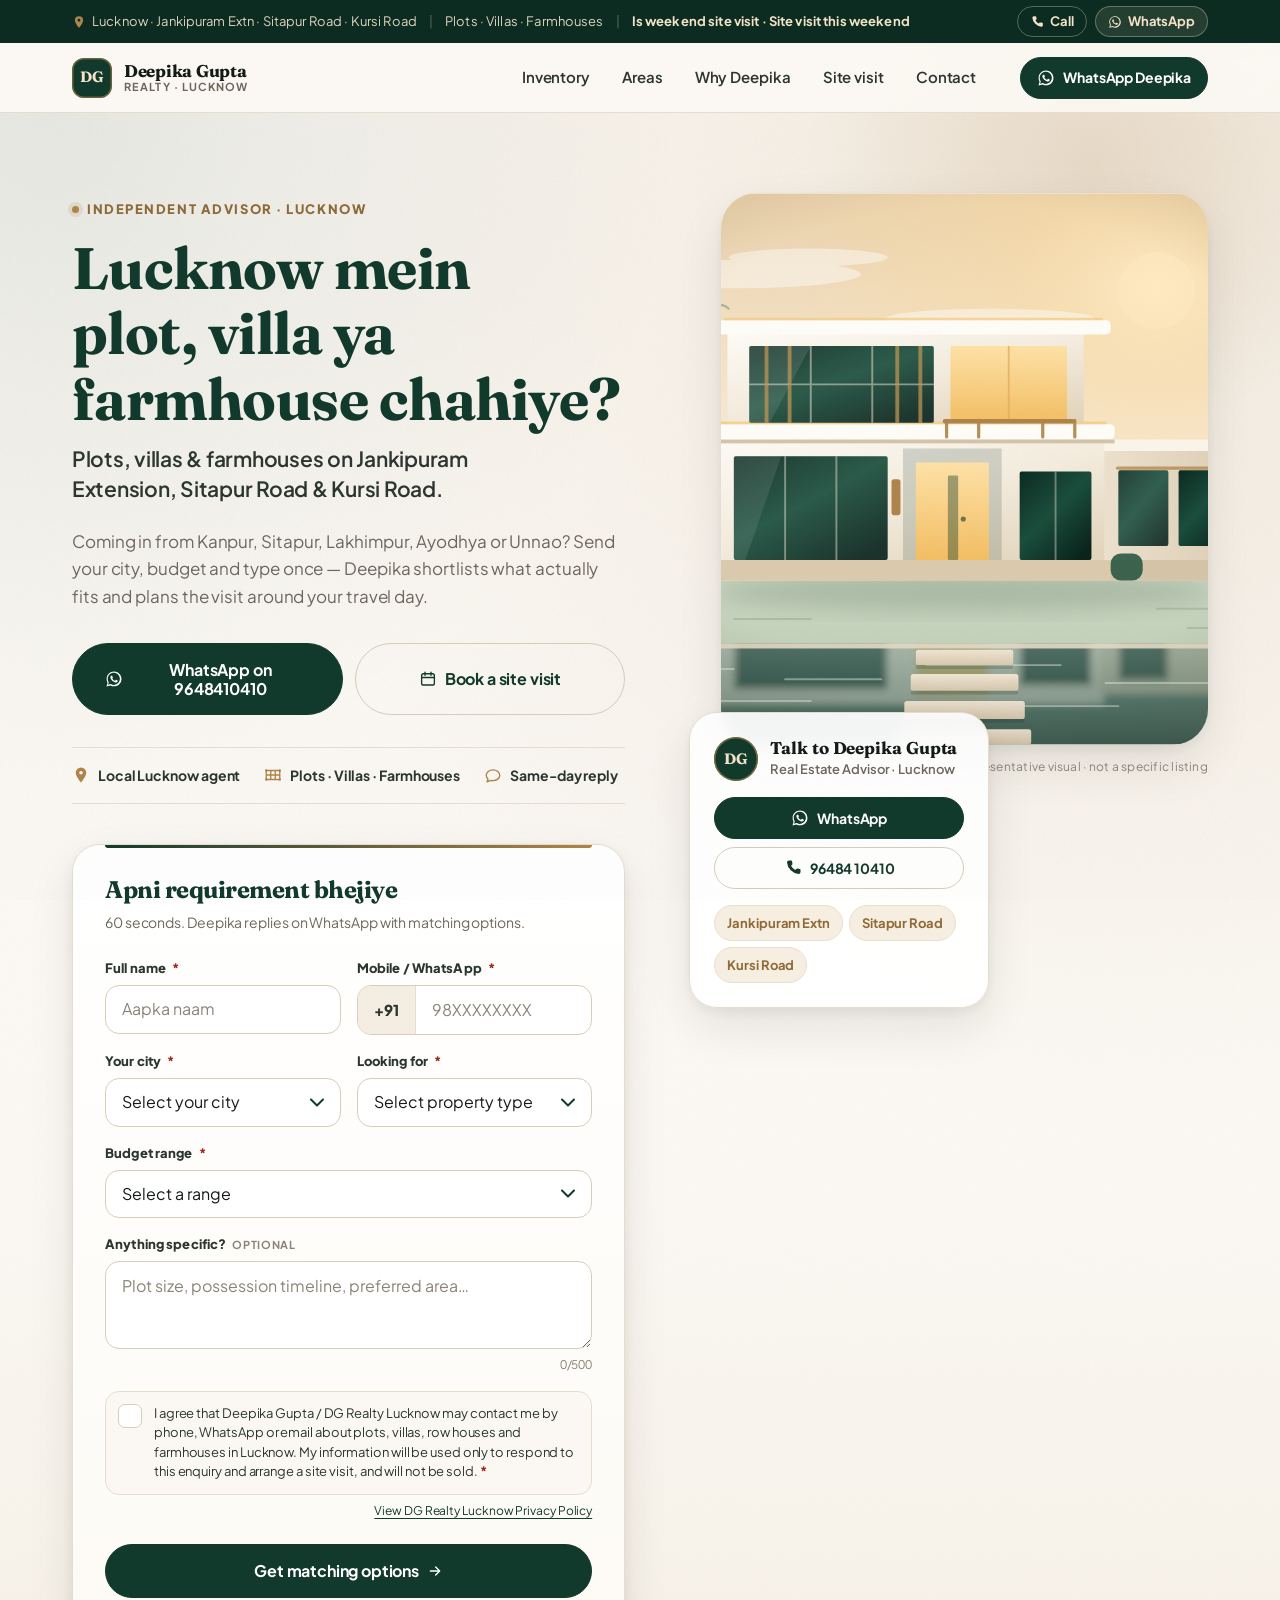
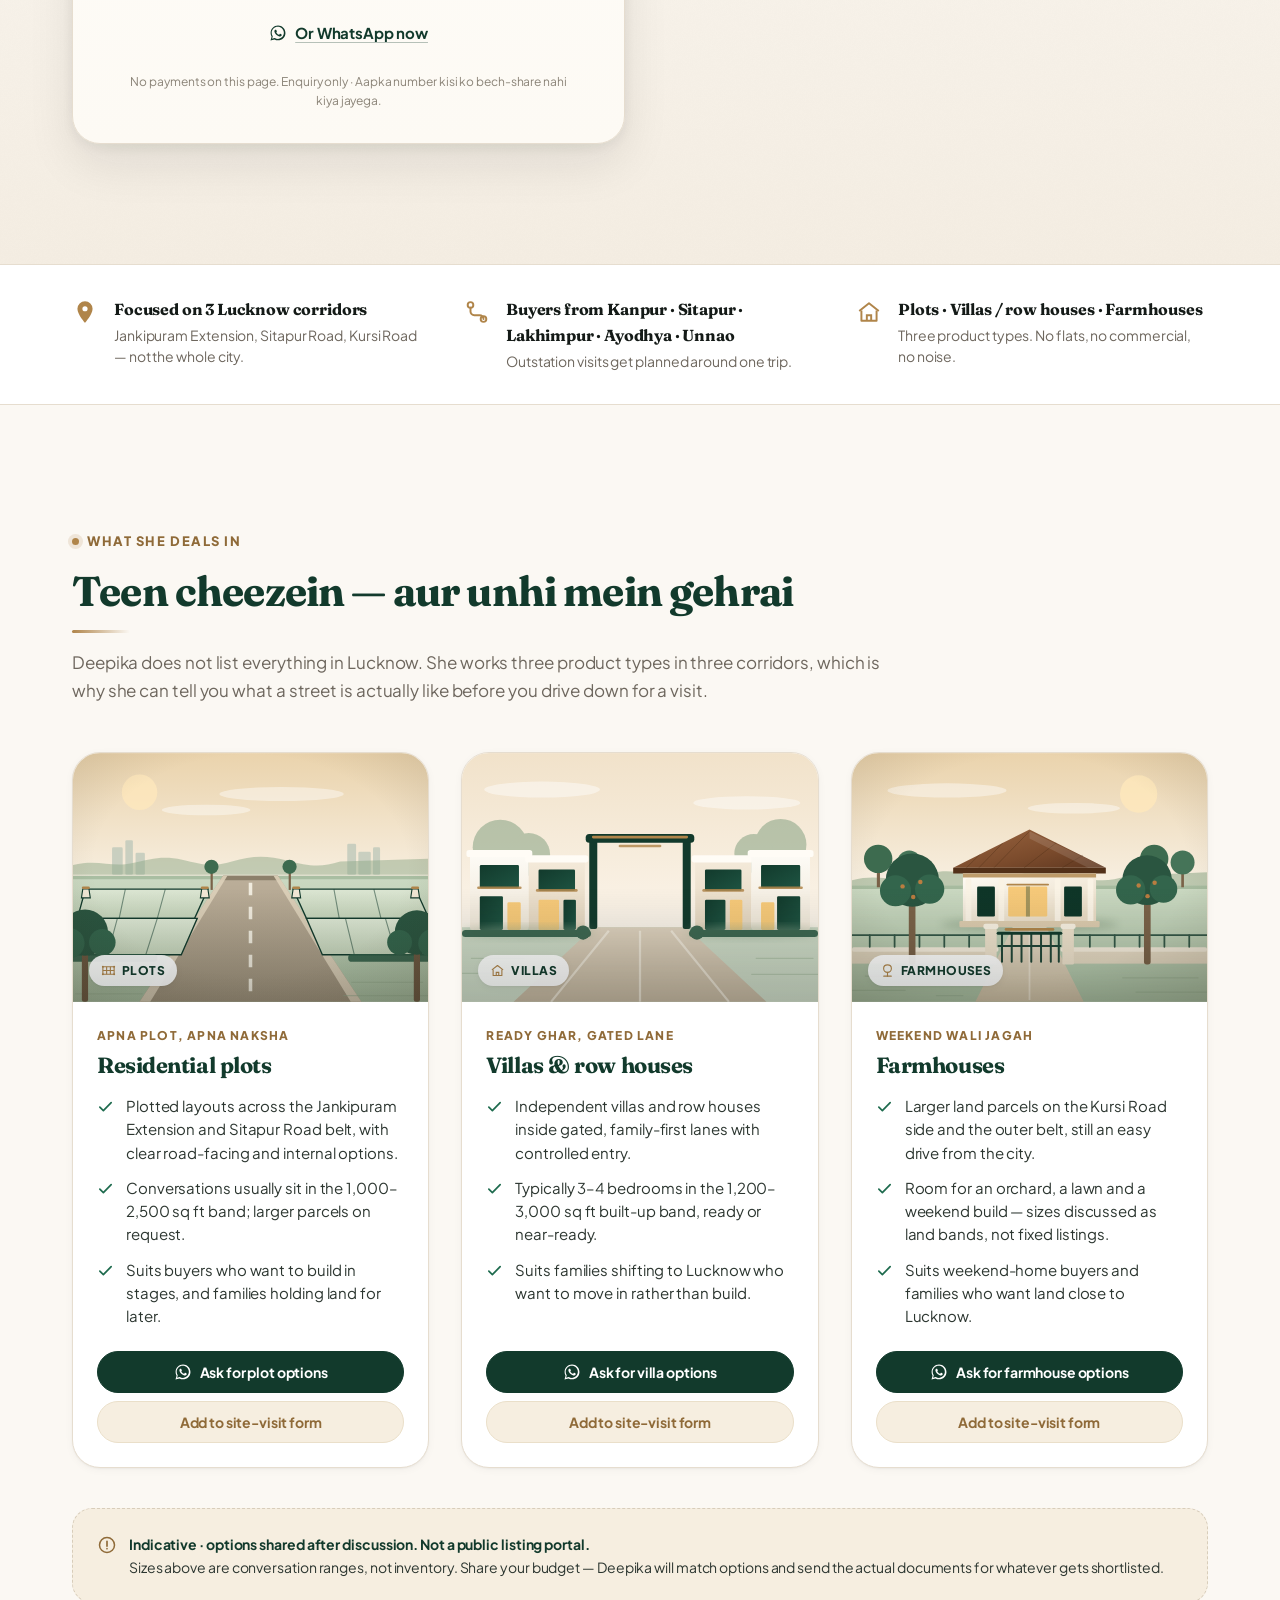
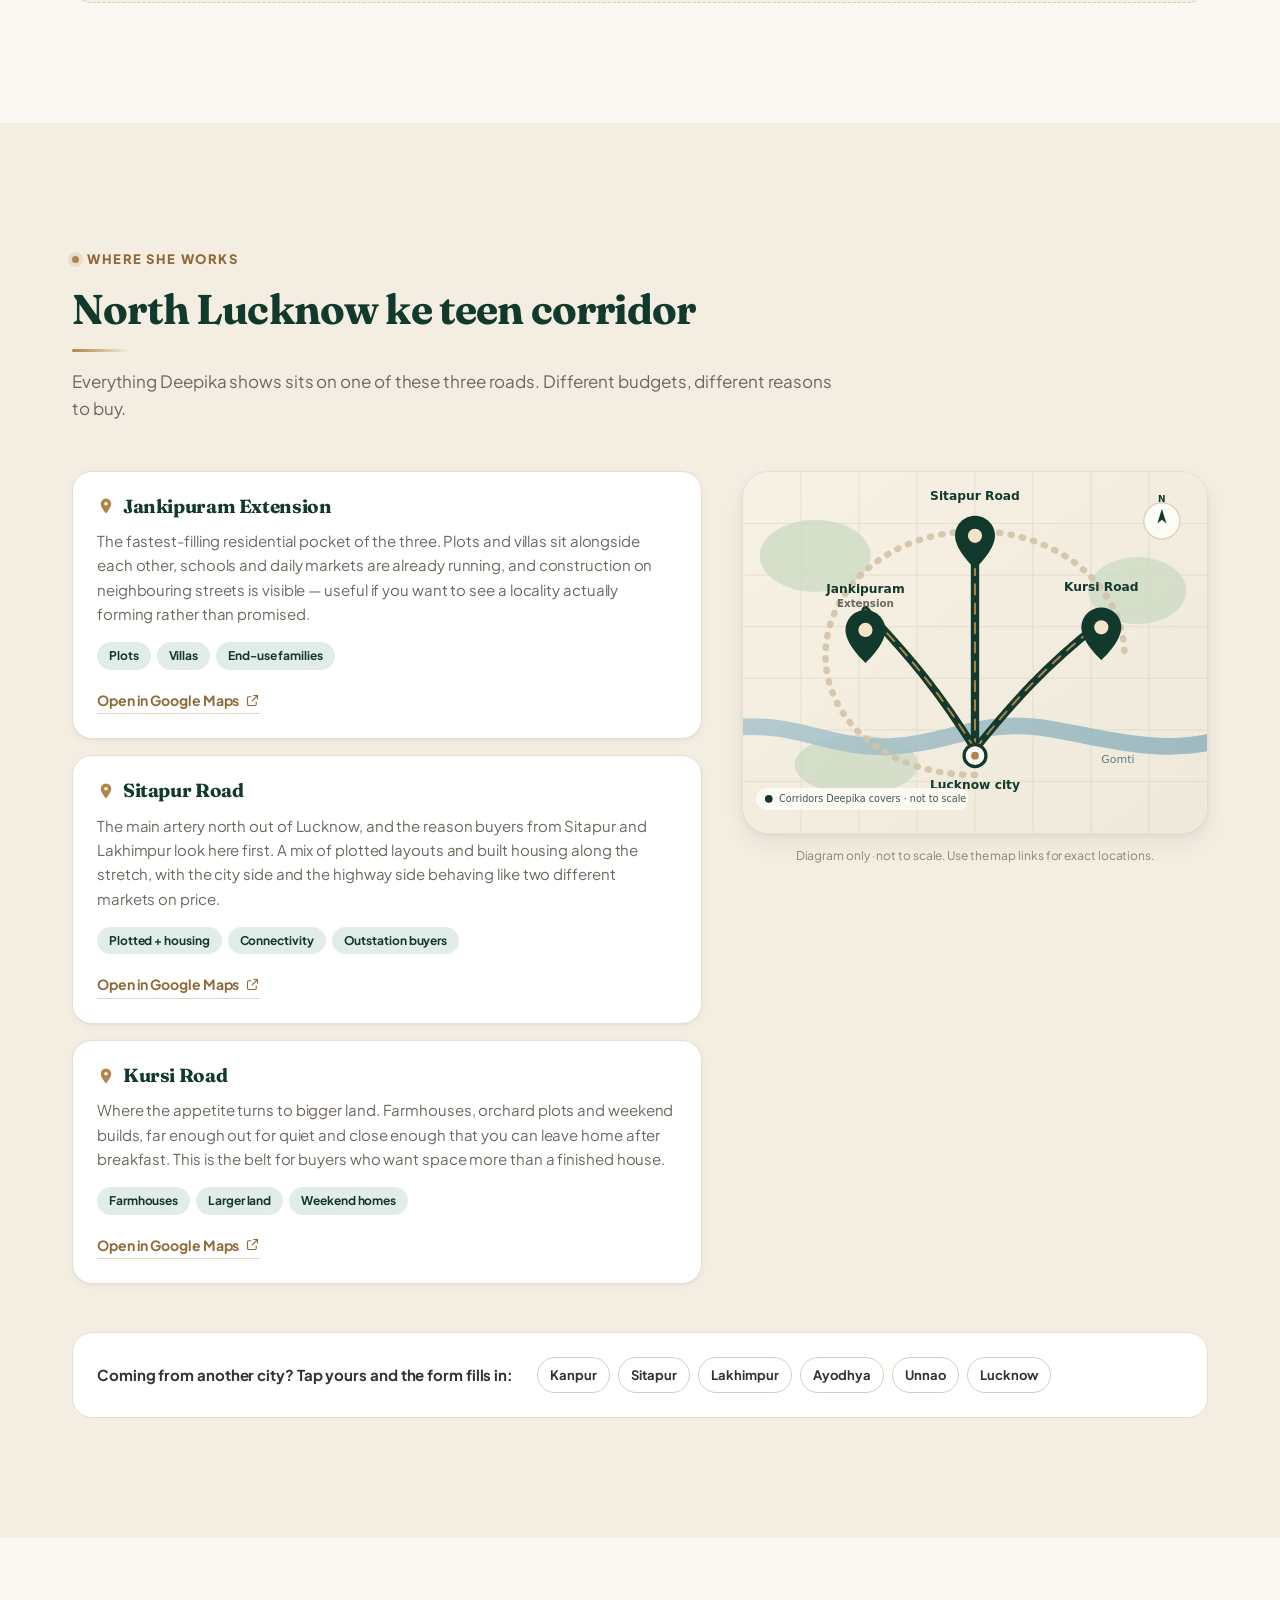
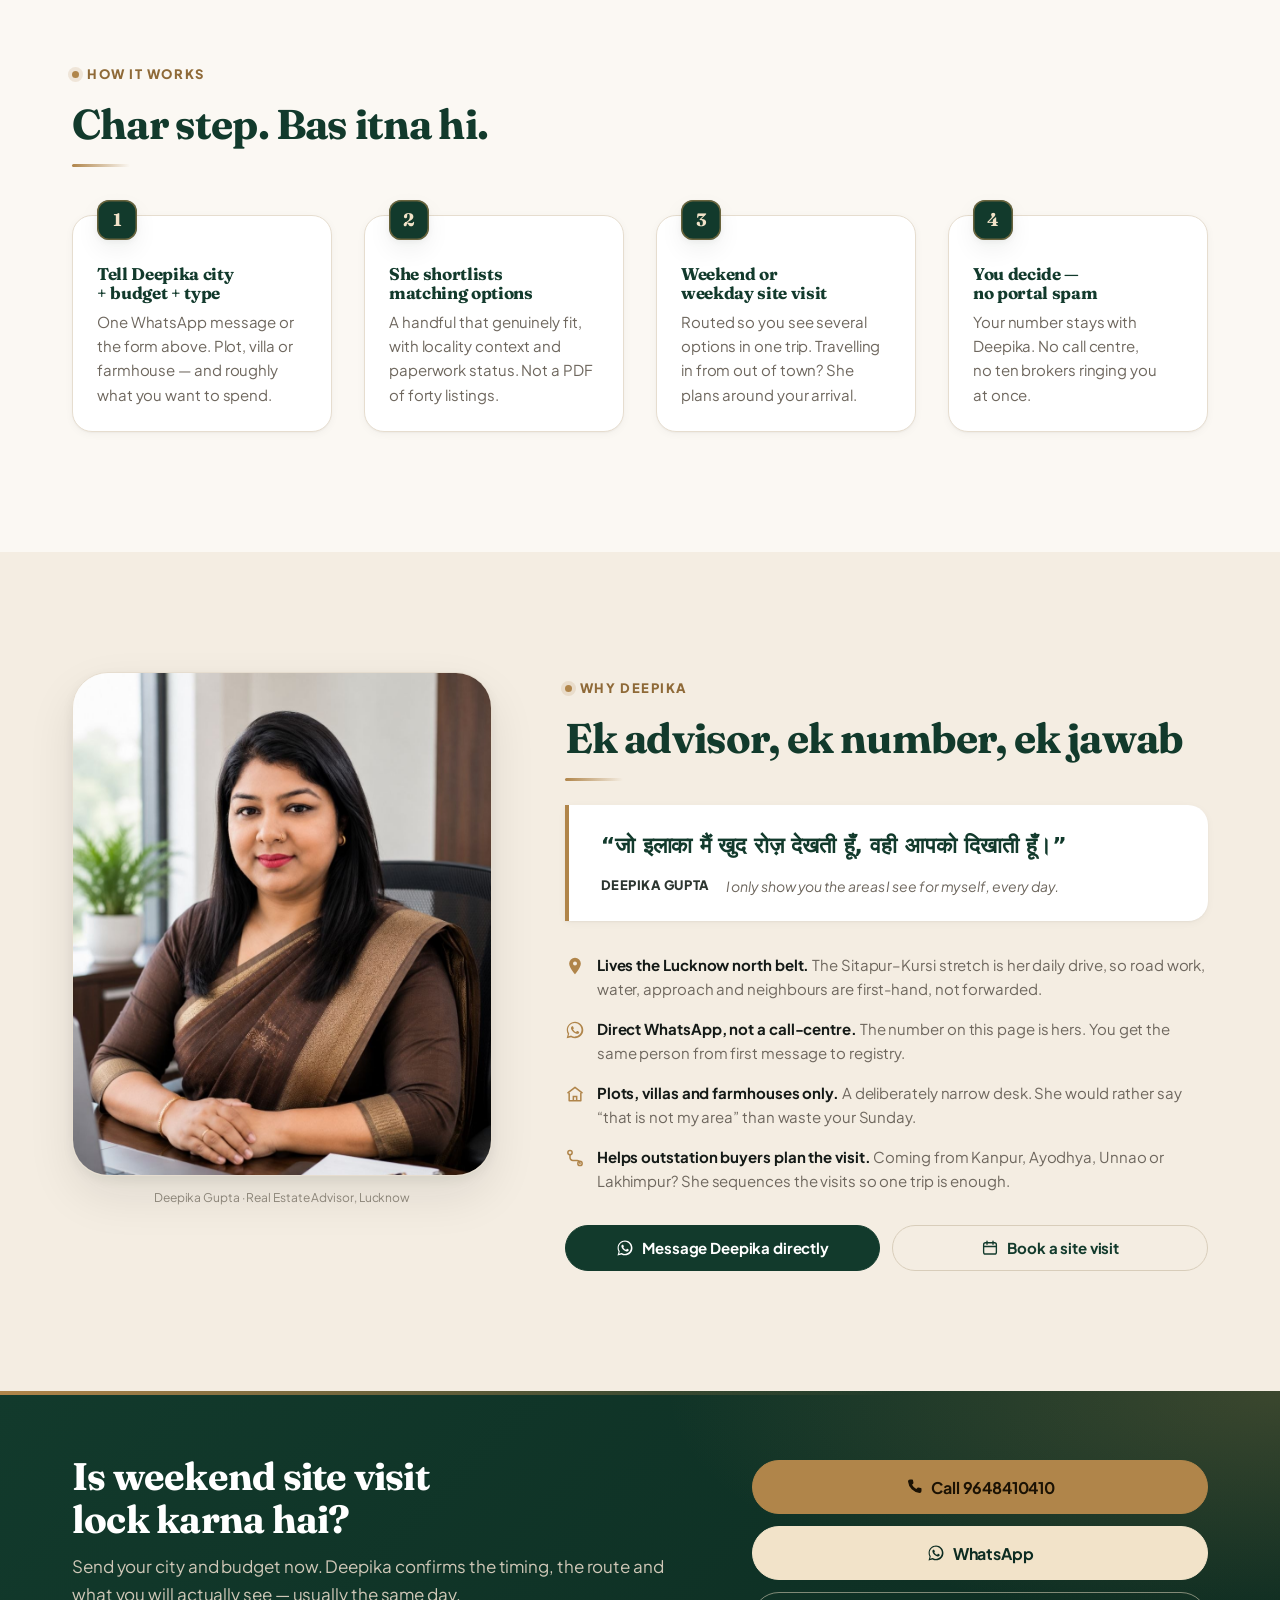
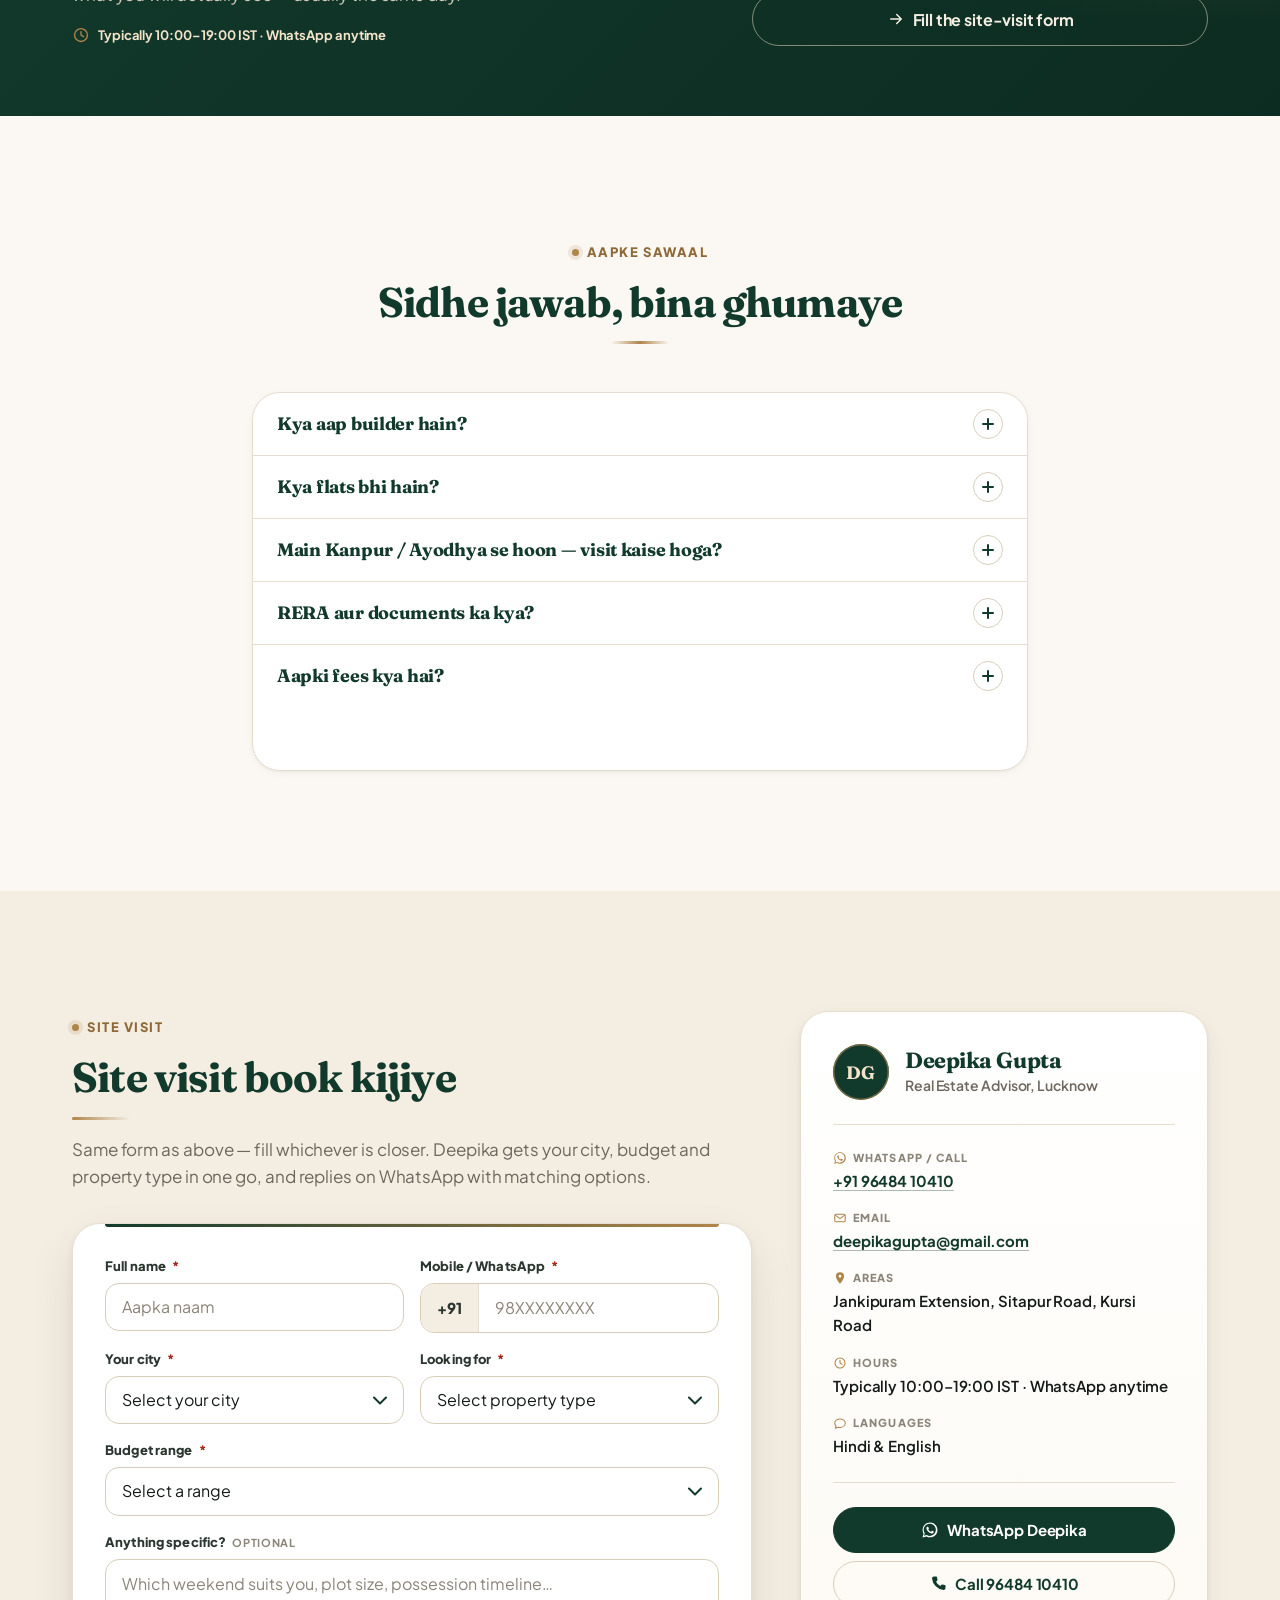
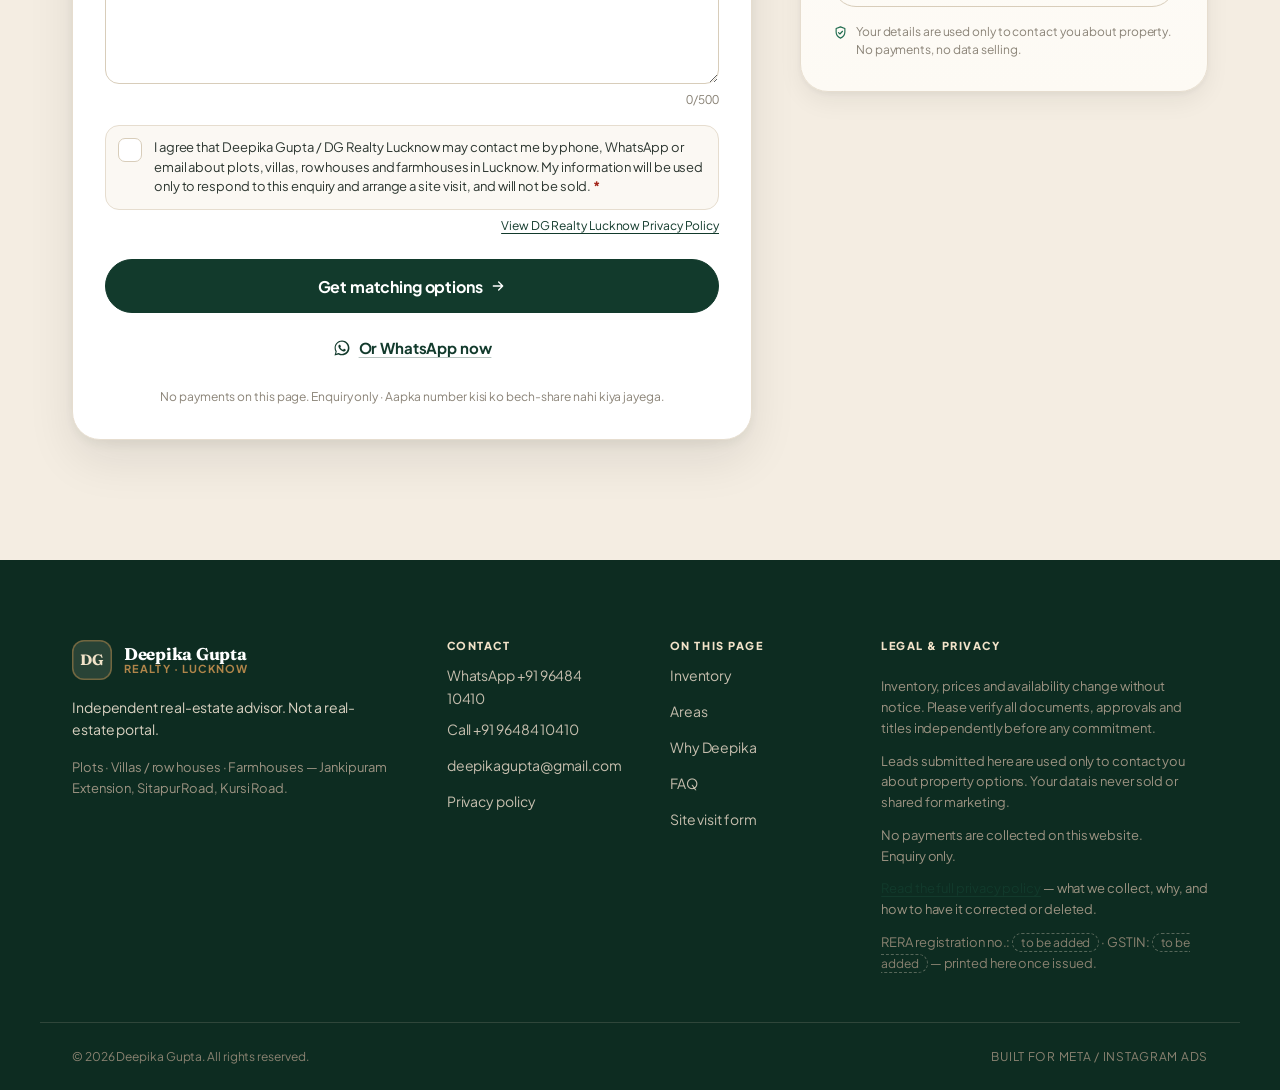
<file: deepika-gupta-realty/index.html>
<!DOCTYPE html>
<html lang="en-IN">
<head>
<meta charset="utf-8">
<meta name="viewport" content="width=device-width, initial-scale=1">

<title>Deepika Gupta Realty · Plots, Villas &amp; Farmhouses in Lucknow</title>
<meta name="description" content="Independent Lucknow real-estate advisor. Residential plots, villas / row houses and farmhouses on Jankipuram Extension, Sitapur Road and Kursi Road. WhatsApp 96484 10410 for a site visit.">
<meta name="robots" content="index,follow,max-image-preview:large">
<meta name="author" content="Deepika Gupta">
<meta name="theme-color" content="#123A2C">
<meta name="format-detection" content="telephone=no">

<!-- REPLACE-ME: swap the domain below for the live domain before launch (see README). -->
<link rel="canonical" href="https://www.deepikaguptarealty.in/">

<!-- Open Graph / Twitter for Instagram + Meta ads -->
<meta property="og:type" content="website">
<meta property="og:site_name" content="Deepika Gupta Realty">
<meta property="og:locale" content="en_IN">
<meta property="og:locale:alternate" content="hi_IN">
<meta property="og:url" content="https://www.deepikaguptarealty.in/">
<meta property="og:title" content="Lucknow mein plot, villa ya farmhouse chahiye?">
<meta property="og:description" content="Plots, villas & farmhouses on Jankipuram Extension, Sitapur Road & Kursi Road. Talk to Deepika Gupta on WhatsApp — 96484 10410.">
<meta property="og:image" content="https://www.deepikaguptarealty.in/assets/og-deepika-gupta-realty.jpg">
<meta property="og:image:width" content="1200">
<meta property="og:image:height" content="630">
<meta property="og:image:alt" content="Deepika Gupta Realty — plots, villas and farmhouses in Lucknow">
<meta name="twitter:card" content="summary_large_image">
<meta name="twitter:title" content="Lucknow mein plot, villa ya farmhouse chahiye?">
<meta name="twitter:description" content="Plots, villas & farmhouses on Jankipuram Extension, Sitapur Road & Kursi Road. WhatsApp 96484 10410.">
<meta name="twitter:image" content="https://www.deepikaguptarealty.in/assets/og-deepika-gupta-realty.jpg">

<link rel="icon" href="assets/favicon-dg.svg" type="image/svg+xml">
<link rel="apple-touch-icon" href="assets/favicon-dg.svg">
<link rel="mask-icon" href="assets/favicon-dg.svg" color="#123A2C">

<!-- Fonts: preconnect + non-blocking stylesheet so the hero paints first -->
<link rel="preconnect" href="https://fonts.googleapis.com">
<link rel="preconnect" href="https://fonts.gstatic.com" crossorigin>
<link rel="preload" as="style" href="https://fonts.googleapis.com/css2?family=Fraunces:opsz,wght@9..144,600;9..144,700&family=Plus+Jakarta+Sans:wght@400;500;600;700;800&display=swap">
<link rel="stylesheet" href="https://fonts.googleapis.com/css2?family=Fraunces:opsz,wght@9..144,600;9..144,700&family=Plus+Jakarta+Sans:wght@400;500;600;700;800&display=swap" media="print" onload="this.media='all'">
<noscript>
  <link rel="stylesheet" href="https://fonts.googleapis.com/css2?family=Fraunces:opsz,wght@9..144,600;9..144,700&family=Plus+Jakarta+Sans:wght@400;500;600;700;800&display=swap">
</noscript>

<link rel="preload" as="image" href="assets/hero-villa-facade-lucknow.svg" type="image/svg+xml" fetchpriority="high">
<link rel="stylesheet" href="css/styles.css">

<!-- Meta Pixel: D G Realty Website (1410160817236816) -->
<script>
  !function(f,b,e,v,n,t,s)
  {if(f.fbq)return;n=f.fbq=function(){n.callMethod?
  n.callMethod.apply(n,arguments):n.queue.push(arguments)};
  if(!f._fbq)f._fbq=n;n.push=n;n.loaded=!0;n.version='2.0';
  n.queue=[];t=b.createElement(e);t.async=!0;
  t.src=v;s=b.getElementsByTagName(e)[0];
  s.parentNode.insertBefore(t,s)}(window,document,'script',
  'https://connect.facebook.net/en_US/fbevents.js');
  fbq('init', '1410160817236816');
  fbq('track', 'PageView');
</script>
<noscript><img height="1" width="1" style="display:none"
  alt="" src="https://www.facebook.com/tr?id=1410160817236816&ev=PageView&noscript=1" /></noscript>

<script type="application/ld+json">
{
  "@context": "https://schema.org",
  "@graph": [
    {
      "@type": "RealEstateAgent",
      "@id": "https://www.deepikaguptarealty.in/#agency",
      "name": "Deepika Gupta Realty",
      "alternateName": "Deepika Gupta — Real Estate Advisor, Lucknow",
      "description": "Independent real-estate advisory in Lucknow for residential plots, villas / row houses and farmhouses across Jankipuram Extension, Sitapur Road and Kursi Road.",
      "url": "https://www.deepikaguptarealty.in/",
      "image": "https://www.deepikaguptarealty.in/assets/og-deepika-gupta-realty.jpg",
      "logo": "https://www.deepikaguptarealty.in/assets/favicon-dg.svg",
      "telephone": "+91-96484-10410",
      "email": "deepikagupta@gmail.com",
      "priceRange": "On request",
      "currenciesAccepted": "INR",
      "knowsLanguage": ["hi-IN", "en-IN"],
      "address": {
        "@type": "PostalAddress",
        "addressLocality": "Lucknow",
        "addressRegion": "Uttar Pradesh",
        "postalCode": "226021",
        "addressCountry": "IN"
      },
      "areaServed": [
        { "@type": "City", "name": "Lucknow", "containedInPlace": { "@type": "State", "name": "Uttar Pradesh" } },
        { "@type": "Place", "name": "Jankipuram Extension, Lucknow" },
        { "@type": "Place", "name": "Sitapur Road, Lucknow" },
        { "@type": "Place", "name": "Kursi Road, Lucknow" },
        { "@type": "City", "name": "Kanpur" },
        { "@type": "City", "name": "Sitapur" },
        { "@type": "City", "name": "Lakhimpur" },
        { "@type": "City", "name": "Ayodhya" },
        { "@type": "City", "name": "Unnao" }
      ],
      "openingHoursSpecification": [{
        "@type": "OpeningHoursSpecification",
        "dayOfWeek": ["Monday","Tuesday","Wednesday","Thursday","Friday","Saturday","Sunday"],
        "opens": "10:00",
        "closes": "19:00"
      }],
      "contactPoint": [{
        "@type": "ContactPoint",
        "contactType": "sales",
        "telephone": "+91-96484-10410",
        "email": "deepikagupta@gmail.com",
        "availableLanguage": ["Hindi", "English"],
        "areaServed": "IN"
      }],
      "founder": { "@id": "https://www.deepikaguptarealty.in/#deepika" },
      "employee": { "@id": "https://www.deepikaguptarealty.in/#deepika" },
      "makesOffer": [
        { "@type": "Offer", "itemOffered": { "@type": "Service", "name": "Residential plot advisory" }, "areaServed": "Lucknow" },
        { "@type": "Offer", "itemOffered": { "@type": "Service", "name": "Villa and row house advisory" }, "areaServed": "Lucknow" },
        { "@type": "Offer", "itemOffered": { "@type": "Service", "name": "Farmhouse and land advisory" }, "areaServed": "Lucknow" }
      ]
    },
    {
      "@type": "Person",
      "@id": "https://www.deepikaguptarealty.in/#deepika",
      "name": "Deepika Gupta",
      "jobTitle": "Real Estate Advisor",
      "image": "https://www.deepikaguptarealty.in/assets/deepika-gupta-lucknow.jpg",
      "telephone": "+91-96484-10410",
      "email": "deepikagupta@gmail.com",
      "knowsLanguage": ["hi-IN", "en-IN"],
      "worksFor": { "@id": "https://www.deepikaguptarealty.in/#agency" },
      "workLocation": {
        "@type": "Place",
        "address": {
          "@type": "PostalAddress",
          "addressLocality": "Lucknow",
          "addressRegion": "Uttar Pradesh",
          "addressCountry": "IN"
        }
      }
    },
    {
      "@type": "WebSite",
      "@id": "https://www.deepikaguptarealty.in/#website",
      "url": "https://www.deepikaguptarealty.in/",
      "name": "Deepika Gupta Realty",
      "inLanguage": "en-IN",
      "publisher": { "@id": "https://www.deepikaguptarealty.in/#agency" }
    }
  ]
}
</script>
<script type="application/ld+json">
{
  "@context": "https://schema.org",
  "@type": "FAQPage",
  "mainEntity": [
    {
      "@type": "Question",
      "name": "Kya aap builder hain?",
      "acceptedAnswer": {
        "@type": "Answer",
        "text": "No. Deepika is an independent advisor, not a builder or developer. She has no project of her own to push, which is the whole point — she can compare what different sellers are offering on the same road and tell you where the catch is."
      }
    },
    {
      "@type": "Question",
      "name": "Kya flats bhi hain?",
      "acceptedAnswer": {
        "@type": "Answer",
        "text": "Her desk is plots, villas / row houses and farmhouses. Apartments are not what she tracks, so she will not pretend to advise on them. If a flat is genuinely the right answer for you, she will say so and point you elsewhere."
      }
    },
    {
      "@type": "Question",
      "name": "Main Kanpur / Ayodhya se hoon — visit kaise hoga?",
      "acceptedAnswer": {
        "@type": "Answer",
        "text": "Send your travel day on WhatsApp and Deepika coordinates the rest. She groups the shortlist so the locations sit on one route, confirms a start point that is easy to reach, and keeps the timing realistic for a same-day return to Kanpur, Sitapur, Lakhimpur, Ayodhya or Unnao."
      }
    },
    {
      "@type": "Question",
      "name": "RERA aur documents ka kya?",
      "acceptedAnswer": {
        "@type": "Answer",
        "text": "Deepika works with genuine projects and sellers only. RERA IDs are shown on shortlisted inventory , along with the title and approval papers for that specific option, so you can have them checked by your own lawyer before anything is signed."
      }
    },
    {
      "@type": "Question",
      "name": "Aapki fees kya hai?",
      "acceptedAnswer": {
        "@type": "Answer",
        "text": "It is a buyer-advisor conversation, and it is settled in words before you visit anything — never discovered at the end. No percentage is quoted on this page, because it depends on the property type and who is on the other side of the deal. Ask on WhatsApp and you will get a straight answer."
      }
    },
    {
      "@type": "Question",
      "name": "Website par payment karna hai?",
      "acceptedAnswer": {
        "@type": "Answer",
        "text": "No payments on this page. Enquiry only. There is no booking amount, no token, no gateway here. Anyone asking you to transfer money &ldquo;to hold a plot&rdquo; through this website is not us — please call the number above and confirm first."
      }
    }
  ]
}
</script>
</head>

<body>

<a class="skip-link" href="#main">Skip to main content</a>

<!-- ============================ ICON SPRITE ============================ -->
<svg class="sprite" aria-hidden="true" focusable="false" width="0" height="0" style="position:absolute">
  <symbol id="i-wa" viewBox="0 0 24 24">
    <path fill="currentColor" d="M12.04 2c-5.46 0-9.91 4.45-9.91 9.91 0 1.75.46 3.45 1.32 4.95L2 22l5.25-1.38c1.45.79 3.08 1.21 4.79 1.21 5.46 0 9.91-4.45 9.91-9.91S17.5 2 12.04 2Zm0 18.02c-1.53 0-3.03-.41-4.34-1.19l-.31-.18-3.22.85.86-3.14-.2-.32a8.09 8.09 0 0 1-1.24-4.31c0-4.47 3.64-8.11 8.11-8.11 4.47 0 8.11 3.64 8.11 8.11 0 4.47-3.64 8.11-8.11 8.11Zm4.47-6.07c-.24-.12-1.44-.71-1.66-.79-.22-.08-.38-.12-.54.12-.16.24-.62.79-.76.95-.14.16-.28.18-.52.06-.24-.12-1.02-.38-1.94-1.2-.72-.64-1.2-1.43-1.34-1.67-.14-.24-.02-.37.1-.49.11-.11.24-.28.36-.42.12-.14.16-.24.24-.4.08-.16.04-.3-.02-.42-.06-.12-.54-1.3-.74-1.78-.19-.46-.39-.4-.54-.41h-.46c-.16 0-.42.06-.64.3-.22.24-.84.82-.84 2 0 1.18.86 2.32.98 2.48.12.16 1.7 2.72 4.12 3.72.58.25 1.03.4 1.38.51.58.18 1.11.16 1.53.1.46-.07 1.42-.58 1.62-1.14.2-.56.2-1.04.14-1.14-.06-.1-.22-.16-.46-.28Z"/>
  </symbol>
  <symbol id="i-phone" viewBox="0 0 24 24">
    <path fill="currentColor" d="M6.6 2h3a1 1 0 0 1 1 .82l.7 3.6a1 1 0 0 1-.28.9L9.4 8.94a13.3 13.3 0 0 0 5.66 5.66l1.62-1.62a1 1 0 0 1 .9-.28l3.6.7a1 1 0 0 1 .82 1v3A2.6 2.6 0 0 1 19.4 20 17.4 17.4 0 0 1 4 4.6 2.6 2.6 0 0 1 6.6 2Z"/>
  </symbol>
  <symbol id="i-pin" viewBox="0 0 24 24">
    <path fill="currentColor" d="M12 2a7 7 0 0 1 7 7c0 5.2-7 13-7 13S5 14.2 5 9a7 7 0 0 1 7-7Zm0 4.6A2.4 2.4 0 1 0 12 11.4 2.4 2.4 0 0 0 12 6.6Z"/>
  </symbol>
  <symbol id="i-plot" viewBox="0 0 24 24">
    <path fill="none" stroke="currentColor" stroke-width="1.8" stroke-linejoin="round" d="M3 6h18v12H3z"/>
    <path fill="none" stroke="currentColor" stroke-width="1.8" d="M9 6v12M15 6v12M3 12h18"/>
    <circle cx="3" cy="6" r="1.6" fill="currentColor"/><circle cx="21" cy="6" r="1.6" fill="currentColor"/>
    <circle cx="3" cy="18" r="1.6" fill="currentColor"/><circle cx="21" cy="18" r="1.6" fill="currentColor"/>
  </symbol>
  <symbol id="i-villa" viewBox="0 0 24 24">
    <path fill="none" stroke="currentColor" stroke-width="1.8" stroke-linejoin="round" d="M3 11 12 4l9 7"/>
    <path fill="none" stroke="currentColor" stroke-width="1.8" stroke-linejoin="round" d="M5 10.5V20h14v-9.5"/>
    <path fill="none" stroke="currentColor" stroke-width="1.8" d="M10 20v-5h4v5"/>
  </symbol>
  <symbol id="i-farm" viewBox="0 0 24 24">
    <path fill="none" stroke="currentColor" stroke-width="1.8" stroke-linecap="round" d="M12 21v-6"/>
    <path fill="none" stroke="currentColor" stroke-width="1.8" stroke-linejoin="round" d="M12 3c3.6 0 6.2 2.6 6.2 5.8 0 3.4-2.8 6.2-6.2 6.2S5.8 12.2 5.8 8.8C5.8 5.6 8.4 3 12 3Z"/>
    <path fill="none" stroke="currentColor" stroke-width="1.8" stroke-linecap="round" d="M6 21h12"/>
  </symbol>
  <symbol id="i-check" viewBox="0 0 24 24">
    <path fill="none" stroke="currentColor" stroke-width="2.4" stroke-linecap="round" stroke-linejoin="round" d="m4 12.8 5 5L20 6.5"/>
  </symbol>
  <symbol id="i-chat" viewBox="0 0 24 24">
    <path fill="none" stroke="currentColor" stroke-width="1.8" stroke-linejoin="round" d="M21 12.4c0 4-4 7.2-9 7.2a10.6 10.6 0 0 1-2.9-.4L4 21l1.3-3.7A6.7 6.7 0 0 1 3 12.4c0-4 4-7.2 9-7.2s9 3.2 9 7.2Z"/>
  </symbol>
  <symbol id="i-route" viewBox="0 0 24 24">
    <circle cx="6" cy="5.5" r="2.6" fill="none" stroke="currentColor" stroke-width="1.8"/>
    <circle cx="18" cy="18.5" r="2.6" fill="none" stroke="currentColor" stroke-width="1.8"/>
    <path fill="none" stroke="currentColor" stroke-width="1.8" stroke-linecap="round" d="M6 8.1v3.4a3.5 3.5 0 0 0 3.5 3.5h5a3.5 3.5 0 0 1 3.5 3.5"/>
  </symbol>
  <symbol id="i-calendar" viewBox="0 0 24 24">
    <rect x="3.5" y="5" width="17" height="15" rx="2.5" fill="none" stroke="currentColor" stroke-width="1.8"/>
    <path fill="none" stroke="currentColor" stroke-width="1.8" stroke-linecap="round" d="M8 3v4M16 3v4M3.5 10h17"/>
  </symbol>
  <symbol id="i-shield" viewBox="0 0 24 24">
    <path fill="none" stroke="currentColor" stroke-width="1.8" stroke-linejoin="round" d="M12 3l7 2.6v5.7c0 4.3-2.9 7.9-7 9.7-4.1-1.8-7-5.4-7-9.7V5.6L12 3Z"/>
    <path fill="none" stroke="currentColor" stroke-width="1.8" stroke-linecap="round" stroke-linejoin="round" d="m8.8 12.2 2.2 2.2 4.2-4.4"/>
  </symbol>
  <symbol id="i-mail" viewBox="0 0 24 24">
    <rect x="3" y="5.5" width="18" height="13" rx="2.4" fill="none" stroke="currentColor" stroke-width="1.8"/>
    <path fill="none" stroke="currentColor" stroke-width="1.8" stroke-linejoin="round" d="m4 7 8 6 8-6"/>
  </symbol>
  <symbol id="i-clock" viewBox="0 0 24 24">
    <circle cx="12" cy="12" r="8.6" fill="none" stroke="currentColor" stroke-width="1.8"/>
    <path fill="none" stroke="currentColor" stroke-width="1.8" stroke-linecap="round" d="M12 7.4V12l3.4 2.1"/>
  </symbol>
  <symbol id="i-external" viewBox="0 0 24 24">
    <path fill="none" stroke="currentColor" stroke-width="1.8" stroke-linecap="round" stroke-linejoin="round" d="M14 4h6v6M20 4l-8.5 8.5"/>
    <path fill="none" stroke="currentColor" stroke-width="1.8" stroke-linecap="round" stroke-linejoin="round" d="M18 14.5V18a2 2 0 0 1-2 2H6a2 2 0 0 1-2-2V8a2 2 0 0 1 2-2h3.5"/>
  </symbol>
  <symbol id="i-arrow" viewBox="0 0 24 24">
    <path fill="none" stroke="currentColor" stroke-width="2" stroke-linecap="round" stroke-linejoin="round" d="M5 12h14m-6-6 6 6-6 6"/>
  </symbol>
  <symbol id="i-alert" viewBox="0 0 24 24">
    <circle cx="12" cy="12" r="9" fill="none" stroke="currentColor" stroke-width="1.8"/>
    <path fill="none" stroke="currentColor" stroke-width="2" stroke-linecap="round" d="M12 7.5v6M12 16.4v.2"/>
  </symbol>
  <symbol id="i-close" viewBox="0 0 24 24">
    <path fill="none" stroke="currentColor" stroke-width="2.2" stroke-linecap="round" d="M6.4 6.4l11.2 11.2M17.6 6.4 6.4 17.6"/>
  </symbol>
</svg>

<!-- ============================ 1. ANNOUNCEMENT BAR ============================ -->
<div class="announce" role="region" aria-label="Coverage and quick contact">
  <div class="container announce__inner">
    <p class="announce__text">
      <span class="announce__seg"><svg class="ico" aria-hidden="true"><use href="#i-pin"></use></svg>Lucknow · Jankipuram Extn · Sitapur Road · Kursi Road</span>
      <span class="announce__sep" aria-hidden="true">|</span>
      <span class="announce__seg">Plots · Villas · Farmhouses</span>
      <span class="announce__sep" aria-hidden="true">|</span>
      <span class="announce__seg announce__seg--hi">Is weekend site visit · Site visit this weekend</span>
    </p>
    <div class="announce__actions">
      <a class="mini-btn" href="tel:+919648410410" data-call>
        <svg class="ico" aria-hidden="true"><use href="#i-phone"></use></svg>Call
      </a>
      <a class="mini-btn mini-btn--wa" href="https://wa.me/919648410410" data-wa
         data-wa-msg="Namaste Deepika ji! Main Lucknow mein plot / villa / farmhouse ke options dekhna chahta/chahti hoon. Kripya guide kijiye. (Hi Deepika, I would like to see plot, villa or farmhouse options in Lucknow.)"
         target="_blank" rel="noopener">
        <svg class="ico" aria-hidden="true"><use href="#i-wa"></use></svg>WhatsApp
      </a>
    </div>
  </div>
</div>

<!-- ============================ 2. HEADER ============================ -->
<header class="header" id="siteHeader">
  <div class="container header__inner">
    <a class="brand" href="#top" aria-label="Deepika Gupta Realty, Lucknow — back to top">
      <span class="brand__mark" aria-hidden="true">DG</span>
      <span class="brand__text">
        <strong class="brand__name">Deepika Gupta</strong>
        <span class="brand__sub">Realty · Lucknow</span>
      </span>
    </a>

    <button class="nav-toggle" type="button" id="navToggle"
            aria-expanded="false" aria-controls="siteMenu" aria-label="Open navigation menu">
      <span class="nav-toggle__bars" aria-hidden="true"><span></span><span></span><span></span></span>
    </button>

    <nav class="site-nav" id="siteMenu" aria-label="Main navigation">
      <div class="site-nav__head nav-only-mobile">
        <span class="site-nav__eyebrow">Menu</span>
        <button class="site-nav__close" type="button" id="navClose" aria-label="Close navigation menu">
          <svg class="ico" aria-hidden="true"><use href="#i-close"></use></svg>
        </button>
      </div>

      <ul class="site-nav__list">
        <li><a href="#inventory">Inventory</a></li>
        <li><a href="#areas">Areas</a></li>
        <li class="nav-row-mobile"><a href="#how">How it works</a></li>
        <li><a href="#why">Why Deepika</a></li>
        <li class="nav-row-mobile"><a href="#faq">FAQ</a></li>
        <li><a href="#visit">Site visit</a></li>
        <li><a href="#contact">Contact</a></li>
      </ul>

      <div class="site-nav__cta">
        <a class="btn btn--primary btn--sm" href="https://wa.me/919648410410" data-wa
           data-wa-msg="Namaste Deepika ji! Main Lucknow mein plot / villa / farmhouse ke options dekhna chahta/chahti hoon. Kripya guide kijiye."
           target="_blank" rel="noopener">
          <svg class="ico" aria-hidden="true"><use href="#i-wa"></use></svg>WhatsApp Deepika
        </a>
        <a class="btn btn--outline btn--sm nav-only-mobile" href="tel:+919648410410" data-call>
          <svg class="ico" aria-hidden="true"><use href="#i-phone"></use></svg>Call 96484 10410
        </a>
        <p class="site-nav__meta nav-only-mobile">
          <svg class="ico" aria-hidden="true"><use href="#i-clock"></use></svg>
          10:00&#8211;19:00 IST · WhatsApp anytime
        </p>
      </div>
    </nav>
  </div>
  <span class="header__progress" aria-hidden="true"></span>
</header>
<div class="nav-scrim" id="navScrim" hidden></div>

<main id="main">
  <span id="top" class="anchor-top" aria-hidden="true"></span>

  <!-- ============================ 3. HERO ============================ -->
  <section class="hero" aria-labelledby="heroTitle">
    <div class="container hero__grid">

      <div class="hero__copy">
        <p class="eyebrow"><span class="eyebrow__dot" aria-hidden="true"></span>Independent advisor · Lucknow</p>

        <h1 class="hero__title" id="heroTitle">
          <span class="hero__title-hi">Lucknow mein plot, villa ya farmhouse chahiye?</span>
          <span class="hero__title-en">Plots, villas &amp; farmhouses on Jankipuram Extension, Sitapur Road &amp; Kursi Road.</span>
        </h1>

        <p class="hero__sub">
          Coming in from Kanpur, Sitapur, Lakhimpur, Ayodhya or Unnao? Send your city, budget and type once —
          Deepika shortlists what actually fits and plans the visit around your travel day.
        </p>

        <div class="hero__actions">
          <a class="btn btn--primary btn--lg" href="https://wa.me/919648410410" data-wa
             data-wa-msg="Namaste Deepika ji! Main Lucknow mein plot / villa / farmhouse dekhna chahta/chahti hoon. Jankipuram Extension, Sitapur Road ya Kursi Road ke options bhejiye."
             target="_blank" rel="noopener">
            <svg class="ico" aria-hidden="true"><use href="#i-wa"></use></svg>WhatsApp on 9648410410
          </a>
          <a class="btn btn--outline btn--lg" href="#visit">
            <svg class="ico" aria-hidden="true"><use href="#i-calendar"></use></svg>Book a site visit
          </a>
        </div>

        <ul class="trust-row">
          <li><svg class="ico" aria-hidden="true"><use href="#i-pin"></use></svg>Local Lucknow agent</li>
          <li><svg class="ico" aria-hidden="true"><use href="#i-plot"></use></svg>Plots · Villas · Farmhouses</li>
          <li><svg class="ico" aria-hidden="true"><use href="#i-chat"></use></svg>Same-day reply</li>
        </ul>

        <!-- ---------- HERO LEAD FORM (compact) ---------- -->
        <!--
          SAMPLE WHATSAPP MESSAGE THAT OPENS AFTER A SUCCESSFUL SUBMIT
          (name: Rohit Verma · city: Kanpur · interest: Plot · budget: Rs 40 lakh-1 Cr)

          +-------------------------------------------------------------+
          |  <  Deepika Gupta                            (call) (video)|
          +-------------------------------------------------------------+
          |                                                             |
          |                        +----------------------------------+ |
          |                        | Namaste Deepika ji, main Rohit   | |
          |                        | Verma hoon, Kanpur se.           | |
          |                        |                                  | |
          |                        | Interest: Plot                   | |
          |                        | Budget: Rs 40 lakh - Rs 1 Cr     | |
          |                        |                                  | |
          |                        | Main Jankipuram Extension /      | |
          |                        | Sitapur Road / Kursi Road ke     | |
          |                        | options dekhna chahta/chahti     | |
          |                        | hoon. Site visit ke liye guide   | |
          |                        | kijiye.                          | |
          |                        |                                  | |
          |                        | (Ref: ig-reels-aug / plots-lko)  | |
          |                        |                       19:42  ✓✓  | |
          |                        +----------------------------------+ |
          |                                                             |
          +-------------------------------------------------------------+
          |  [ Type a message ]                                    (mic)|
          +-------------------------------------------------------------+

          The "(Ref: ...)" line only appears when utm_source / utm_campaign
          are present in the page URL.
        -->
        <div class="form-card form-card--hero">
          <div class="form-card__head">
            <h2 class="form-card__title">Apni requirement bhejiye</h2>
            <p class="form-card__sub">60 seconds. Deepika replies on WhatsApp with matching options.</p>
          </div>

          <form class="lead-form" id="lead-form-hero" data-form-id="hero"
                action="thank-you.html" method="get" autocomplete="on">

            <!-- anti-spam honeypot: hidden from users and assistive tech -->
            <div class="hp" aria-hidden="true">
              <label for="hero-companyWebsite">Company website</label>
              <input type="text" id="hero-companyWebsite" name="companyWebsite" tabindex="-1" autocomplete="off">
            </div>
            <input type="hidden" name="utm_source" value="">
            <input type="hidden" name="utm_medium" value="">
            <input type="hidden" name="utm_campaign" value="">
            <input type="hidden" name="utm_content" value="">
            <input type="hidden" name="utm_term" value="">
            <input type="hidden" name="area" value="">
            <input type="hidden" name="formLocation" value="hero">
            <input type="hidden" name="renderedAt" value="">

            <div class="form-grid">
              <div class="field">
                <label class="field__label" for="hero-fullName">Full name <span class="req" aria-hidden="true">*</span></label>
                <input class="field__input" type="text" id="hero-fullName" name="fullName"
                       placeholder="Aapka naam" required minlength="2" maxlength="80"
                       autocomplete="name" aria-describedby="hero-fullName-error">
                <p class="field__error" id="hero-fullName-error" data-error-for="fullName" hidden></p>
              </div>

              <div class="field">
                <label class="field__label" for="hero-phone">Mobile / WhatsApp <span class="req" aria-hidden="true">*</span></label>
                <div class="field__addon">
                  <span class="field__prefix" aria-hidden="true">+91</span>
                  <input class="field__input" type="tel" id="hero-phone" name="phone"
                         placeholder="98XXXXXXXX" required inputmode="numeric" maxlength="18"
                         pattern="[0-9+()\s-]{10,18}" autocomplete="tel"
                         aria-describedby="hero-phone-error">
                </div>
                <p class="field__error" id="hero-phone-error" data-error-for="phone" hidden></p>
              </div>

              <div class="field">
                <label class="field__label" for="hero-city">Your city <span class="req" aria-hidden="true">*</span></label>
                <select class="field__input field__select" id="hero-city" name="city" required
                        autocomplete="address-level2" aria-describedby="hero-city-error">
                  <option value="" selected>Select your city</option>
                  <option value="Lucknow">Lucknow</option>
                  <option value="Kanpur">Kanpur</option>
                  <option value="Sitapur">Sitapur</option>
                  <option value="Lakhimpur">Lakhimpur</option>
                  <option value="Ayodhya">Ayodhya</option>
                  <option value="Unnao">Unnao</option>
                  <option value="Other">Other</option>
                </select>
                <p class="field__error" id="hero-city-error" data-error-for="city" hidden></p>
              </div>

              <div class="field">
                <label class="field__label" for="hero-interest">Looking for <span class="req" aria-hidden="true">*</span></label>
                <select class="field__input field__select" id="hero-interest" name="interest" required
                        aria-describedby="hero-interest-error">
                  <option value="" selected>Select property type</option>
                  <option value="Plot">Plot</option>
                  <option value="Villa / Row house">Villa / Row house</option>
                  <option value="Farmhouse">Farmhouse</option>
                  <option value="Not sure yet">Not sure yet</option>
                </select>
                <p class="field__error" id="hero-interest-error" data-error-for="interest" hidden></p>
              </div>

              <div class="field field--full">
                <label class="field__label" for="hero-budget">Budget range <span class="req" aria-hidden="true">*</span></label>
                <select class="field__input field__select" id="hero-budget" name="budget" required
                        aria-describedby="hero-budget-error">
                  <option value="" selected>Select a range</option>
                  <option value="Under &#8377;40 lakh">Under &#8377;40 lakh</option>
                  <option value="&#8377;40 lakh&#8211;&#8377;1 Cr">&#8377;40 lakh&#8211;&#8377;1 Cr</option>
                  <option value="&#8377;1 Cr+">&#8377;1 Cr+</option>
                  <option value="Prefer to discuss">Prefer to discuss</option>
                </select>
                <p class="field__error" id="hero-budget-error" data-error-for="budget" hidden></p>
              </div>

              <div class="field field--full">
                <label class="field__label" for="hero-message">
                  Anything specific? <span class="field__opt">Optional</span>
                </label>
                <textarea class="field__input field__textarea" id="hero-message" name="message" rows="2"
                          maxlength="500" placeholder="Plot size, possession timeline, preferred area…"
                          aria-describedby="hero-message-hint hero-message-error"></textarea>
                <p class="field__hint" id="hero-message-hint"><span data-counter-for="message">0</span>/500</p>
                <p class="field__error" id="hero-message-error" data-error-for="message" hidden></p>
              </div>

              <div class="field field--full">
                <label class="check">
                  <input type="checkbox" id="hero-consent" name="consent" value="yes" required
                         aria-describedby="hero-consent-error">
                  <span class="check__box" aria-hidden="true">
                    <svg class="ico" aria-hidden="true"><use href="#i-check"></use></svg>
                  </span>
                  <span class="check__text">
                    I agree that Deepika Gupta / DG Realty Lucknow may contact me by phone, WhatsApp or email
                    about plots, villas, row houses and farmhouses in Lucknow. My information will be used only
                    to respond to this enquiry and arrange a site visit, and will not be sold.
                    <span class="req" aria-hidden="true">*</span>
                  </span>
                </label>
                <!-- Link sits outside the <label> so clicking it opens the policy
                     instead of toggling the checkbox. Opens in a new tab so the
                     visitor does not lose what they have already typed. -->
                <p class="field__hint">
                  <a href="/privacy.html" target="_blank" rel="noopener">View DG Realty Lucknow Privacy Policy</a>
                </p>
                <p class="field__error" id="hero-consent-error" data-error-for="consent" hidden></p>
              </div>
            </div>

            <div class="form-actions">
              <button class="btn btn--primary btn--lg btn--block" type="submit" data-submit>
                <span data-submit-label>Get matching options</span>
                <svg class="ico ico--trail" aria-hidden="true"><use href="#i-arrow"></use></svg>
              </button>
              <a class="btn btn--ghost btn--block" href="https://wa.me/919648410410" data-wa
                 data-wa-msg="Namaste Deepika ji! Main Lucknow mein plot / villa / farmhouse ke options dekhna chahta/chahti hoon."
                 target="_blank" rel="noopener">
                <svg class="ico" aria-hidden="true"><use href="#i-wa"></use></svg>Or WhatsApp now
              </a>
            </div>

            <p class="form-legal">
              No payments on this page. Enquiry only · Aapka number kisi ko bech-share nahi kiya jayega.
            </p>
          </form>

          <div class="form-success" id="hero-success" role="status" aria-live="polite" hidden>
            <div class="form-success__icon" aria-hidden="true">
              <svg class="ico" aria-hidden="true"><use href="#i-check"></use></svg>
            </div>
            <h3 class="form-success__title">Shukriya, <span data-success-name>ji</span>! Request mil gayi.</h3>
            <p class="form-success__body">
              Deepika ne aapki requirement note kar li hai. WhatsApp khul raha hai — bas Send dabaiye taaki
              conversation start ho jaye.
            </p>
            <div class="form-success__actions">
              <a class="btn btn--primary btn--block" href="https://wa.me/919648410410" data-success-wa
                 target="_blank" rel="noopener">
                <svg class="ico" aria-hidden="true"><use href="#i-wa"></use></svg>Open WhatsApp again
              </a>
              <a class="btn btn--outline btn--block" href="tel:+919648410410" data-call>
                <svg class="ico" aria-hidden="true"><use href="#i-phone"></use></svg>Call 96484 10410
              </a>
              <button class="btn btn--ghost btn--block" type="button" data-form-reset>Send another enquiry</button>
            </div>
          </div>
        </div>
      </div>

      <div class="hero__visual">
        <figure class="hero__figure">
          <img src="assets/hero-villa-facade-lucknow.svg"
               alt="A contemporary villa facade at golden hour with a reflecting water court, stepping-stone approach and landscaped lawn."
               width="1200" height="860" fetchpriority="high" decoding="async">
          <figcaption class="hero__figcaption">Representative visual · not a specific listing</figcaption>
        </figure>

        <aside class="float-card" aria-label="Talk to Deepika Gupta">
          <div class="float-card__head">
            <span class="avatar" aria-hidden="true">DG</span>
            <div>
              <p class="float-card__title">Talk to Deepika Gupta</p>
              <p class="float-card__role">Real Estate Advisor · Lucknow</p>
            </div>
          </div>
          <div class="float-card__actions">
            <a class="btn btn--primary btn--sm btn--block" href="https://wa.me/919648410410" data-wa
               data-wa-msg="Namaste Deepika ji! Main aapse Lucknow ke plot / villa / farmhouse options ke baare mein baat karna chahta/chahti hoon."
               target="_blank" rel="noopener">
              <svg class="ico" aria-hidden="true"><use href="#i-wa"></use></svg>WhatsApp
            </a>
            <a class="btn btn--outline btn--sm btn--block" href="tel:+919648410410" data-call>
              <svg class="ico" aria-hidden="true"><use href="#i-phone"></use></svg>96484 10410
            </a>
          </div>
          <ul class="chip-row chip-row--static" aria-label="Areas covered">
            <li class="chip chip--static">Jankipuram Extn</li>
            <li class="chip chip--static">Sitapur Road</li>
            <li class="chip chip--static">Kursi Road</li>
          </ul>
        </aside>
      </div>
    </div>
  </section>

  <!-- ============================ 4. SOCIAL PROOF STRIP ============================ -->
  <section class="proof" aria-label="How Deepika works">
    <div class="container proof__grid">
      <div class="proof__item">
        <svg class="ico ico--lg" aria-hidden="true"><use href="#i-pin"></use></svg>
        <p><strong>Focused on 3 Lucknow corridors</strong><span>Jankipuram Extension, Sitapur Road, Kursi Road — not the whole city.</span></p>
      </div>
      <div class="proof__item">
        <svg class="ico ico--lg" aria-hidden="true"><use href="#i-route"></use></svg>
        <p><strong>Buyers from Kanpur · Sitapur · Lakhimpur · Ayodhya · Unnao</strong><span>Outstation visits get planned around one trip.</span></p>
      </div>
      <div class="proof__item">
        <svg class="ico ico--lg" aria-hidden="true"><use href="#i-villa"></use></svg>
        <p><strong>Plots · Villas / row houses · Farmhouses</strong><span>Three product types. No flats, no commercial, no noise.</span></p>
      </div>
    </div>
  </section>

  <!-- ============================ 5. INVENTORY ============================ -->
  <section class="section" id="inventory" aria-labelledby="inventoryTitle">
    <div class="container">
      <header class="section__head">
        <p class="eyebrow"><span class="eyebrow__dot" aria-hidden="true"></span>What she deals in</p>
        <h2 class="section__title" id="inventoryTitle">Teen cheezein — aur unhi mein gehrai</h2>
        <p class="section__sub">
          Deepika does not list everything in Lucknow. She works three product types in three corridors, which is
          why she can tell you what a street is actually like before you drive down for a visit.
        </p>
      </header>

      <div class="cards">
        <!-- Card A — Plots -->
        <article class="card">
          <figure class="card__media">
            <img src="assets/plot-land-jankipuram-extension.svg"
                 alt="Surveyed residential plots marked out either side of a paved approach road, with corner boundary stones and young avenue trees."
                 width="800" height="560" loading="lazy" decoding="async">
            <figcaption class="card__badge"><svg class="ico" aria-hidden="true"><use href="#i-plot"></use></svg>Plots</figcaption>
          </figure>
          <div class="card__body">
            <p class="card__kicker">Apna plot, apna naksha</p>
            <h3 class="card__title">Residential plots</h3>
            <ul class="card__list">
              <li><svg class="ico" aria-hidden="true"><use href="#i-check"></use></svg>Plotted layouts across the Jankipuram Extension and Sitapur Road belt, with clear road-facing and internal options.</li>
              <li><svg class="ico" aria-hidden="true"><use href="#i-check"></use></svg>Conversations usually sit in the 1,000&#8211;2,500 sq ft band; larger parcels on request.</li>
              <li><svg class="ico" aria-hidden="true"><use href="#i-check"></use></svg>Suits buyers who want to build in stages, and families holding land for later.</li>
            </ul>
            <div class="card__actions">
              <a class="btn btn--primary btn--sm" href="https://wa.me/919648410410" data-wa
                 data-wa-msg="Namaste Deepika ji! Mujhe residential PLOT ke options chahiye - Jankipuram Extension / Sitapur Road side. Size aur budget discuss karna hai."
                 aria-label="Enquire on WhatsApp about residential plots"
                 target="_blank" rel="noopener">
                <svg class="ico" aria-hidden="true"><use href="#i-wa"></use></svg>Ask for plot options
              </a>
              <button class="btn btn--soft btn--sm" type="button" data-set-interest="Plot">
                Add to site-visit form
              </button>
            </div>
          </div>
        </article>

        <!-- Card B — Villas & row houses -->
        <article class="card">
          <figure class="card__media">
            <img src="assets/villa-row-house-gated-lane.svg"
                 alt="A gated lane of contemporary row houses with private porches, landscaped verges and an entrance arch."
                 width="800" height="560" loading="lazy" decoding="async">
            <figcaption class="card__badge"><svg class="ico" aria-hidden="true"><use href="#i-villa"></use></svg>Villas</figcaption>
          </figure>
          <div class="card__body">
            <p class="card__kicker">Ready ghar, gated lane</p>
            <h3 class="card__title">Villas &amp; row houses</h3>
            <ul class="card__list">
              <li><svg class="ico" aria-hidden="true"><use href="#i-check"></use></svg>Independent villas and row houses inside gated, family-first lanes with controlled entry.</li>
              <li><svg class="ico" aria-hidden="true"><use href="#i-check"></use></svg>Typically 3&#8211;4 bedrooms in the 1,200&#8211;3,000 sq ft built-up band, ready or near-ready.</li>
              <li><svg class="ico" aria-hidden="true"><use href="#i-check"></use></svg>Suits families shifting to Lucknow who want to move in rather than build.</li>
            </ul>
            <div class="card__actions">
              <a class="btn btn--primary btn--sm" href="https://wa.me/919648410410" data-wa
                 data-wa-msg="Namaste Deepika ji! Mujhe VILLA / ROW HOUSE ke options chahiye. Gated lane, family ke liye. Details bhejiye."
                 aria-label="Enquire on WhatsApp about villas and row houses"
                 target="_blank" rel="noopener">
                <svg class="ico" aria-hidden="true"><use href="#i-wa"></use></svg>Ask for villa options
              </a>
              <button class="btn btn--soft btn--sm" type="button" data-set-interest="Villa / Row house">
                Add to site-visit form
              </button>
            </div>
          </div>
        </article>

        <!-- Card C — Farmhouses -->
        <article class="card">
          <figure class="card__media">
            <img src="assets/farmhouse-kursi-road-orchard.svg"
                 alt="A low farmhouse with a pitched roof and verandah set behind a mango orchard, boundary wall and entrance gate on an open lawn."
                 width="800" height="560" loading="lazy" decoding="async">
            <figcaption class="card__badge"><svg class="ico" aria-hidden="true"><use href="#i-farm"></use></svg>Farmhouses</figcaption>
          </figure>
          <div class="card__body">
            <p class="card__kicker">Weekend wali jagah</p>
            <h3 class="card__title">Farmhouses</h3>
            <ul class="card__list">
              <li><svg class="ico" aria-hidden="true"><use href="#i-check"></use></svg>Larger land parcels on the Kursi Road side and the outer belt, still an easy drive from the city.</li>
              <li><svg class="ico" aria-hidden="true"><use href="#i-check"></use></svg>Room for an orchard, a lawn and a weekend build — sizes discussed as land bands, not fixed listings.</li>
              <li><svg class="ico" aria-hidden="true"><use href="#i-check"></use></svg>Suits weekend-home buyers and families who want land close to Lucknow.</li>
            </ul>
            <div class="card__actions">
              <a class="btn btn--primary btn--sm" href="https://wa.me/919648410410" data-wa
                 data-wa-msg="Namaste Deepika ji! Mujhe FARMHOUSE ke options chahiye - Kursi Road / outer belt side. Land size aur budget discuss karna hai."
                 aria-label="Enquire on WhatsApp about farmhouses"
                 target="_blank" rel="noopener">
                <svg class="ico" aria-hidden="true"><use href="#i-wa"></use></svg>Ask for farmhouse options
              </a>
              <button class="btn btn--soft btn--sm" type="button" data-set-interest="Farmhouse">
                Add to site-visit form
              </button>
            </div>
          </div>
        </article>
      </div>

      <p class="note">
        <svg class="ico" aria-hidden="true"><use href="#i-alert"></use></svg>
        <span>
          <strong>Indicative · options shared after discussion. Not a public listing portal.</strong>
          Sizes above are conversation ranges, not inventory. Share your budget — Deepika will match options and
          send the actual documents for whatever gets shortlisted.
        </span>
      </p>
    </div>
  </section>

  <!-- ============================ 6. AREAS ============================ -->
  <section class="section section--tint" id="areas" aria-labelledby="areasTitle">
    <div class="container">
      <header class="section__head">
        <p class="eyebrow"><span class="eyebrow__dot" aria-hidden="true"></span>Where she works</p>
        <h2 class="section__title" id="areasTitle">North Lucknow ke teen corridor</h2>
        <p class="section__sub">
          Everything Deepika shows sits on one of these three roads. Different budgets, different reasons to buy.
        </p>
      </header>

      <div class="areas">
        <div class="areas__panels">
          <article class="area">
            <h3 class="area__name"><svg class="ico" aria-hidden="true"><use href="#i-pin"></use></svg>Jankipuram Extension</h3>
            <p class="area__copy">
              The fastest-filling residential pocket of the three. Plots and villas sit alongside each other, schools
              and daily markets are already running, and construction on neighbouring streets is visible — useful if
              you want to see a locality actually forming rather than promised.
            </p>
            <p class="area__tags"><span class="tag">Plots</span><span class="tag">Villas</span><span class="tag">End-use families</span></p>
            <a class="link-out" href="https://www.google.com/maps/search/?api=1&amp;query=Jankipuram+Extension+Lucknow" target="_blank" rel="noopener">
              Open in Google Maps<svg class="ico" aria-hidden="true"><use href="#i-external"></use></svg>
            </a>
          </article>

          <article class="area">
            <h3 class="area__name"><svg class="ico" aria-hidden="true"><use href="#i-pin"></use></svg>Sitapur Road</h3>
            <p class="area__copy">
              The main artery north out of Lucknow, and the reason buyers from Sitapur and Lakhimpur look here first.
              A mix of plotted layouts and built housing along the stretch, with the city side and the highway side
              behaving like two different markets on price.
            </p>
            <p class="area__tags"><span class="tag">Plotted + housing</span><span class="tag">Connectivity</span><span class="tag">Outstation buyers</span></p>
            <a class="link-out" href="https://www.google.com/maps/search/?api=1&amp;query=Sitapur+Road+Lucknow" target="_blank" rel="noopener">
              Open in Google Maps<svg class="ico" aria-hidden="true"><use href="#i-external"></use></svg>
            </a>
          </article>

          <article class="area">
            <h3 class="area__name"><svg class="ico" aria-hidden="true"><use href="#i-pin"></use></svg>Kursi Road</h3>
            <p class="area__copy">
              Where the appetite turns to bigger land. Farmhouses, orchard plots and weekend builds, far enough out
              for quiet and close enough that you can leave home after breakfast. This is the belt for buyers who
              want space more than a finished house.
            </p>
            <p class="area__tags"><span class="tag">Farmhouses</span><span class="tag">Larger land</span><span class="tag">Weekend homes</span></p>
            <a class="link-out" href="https://www.google.com/maps/search/?api=1&amp;query=Kursi+Road+Lucknow" target="_blank" rel="noopener">
              Open in Google Maps<svg class="ico" aria-hidden="true"><use href="#i-external"></use></svg>
            </a>
          </article>
        </div>

        <figure class="areas__map">
          <img src="assets/lucknow-north-corridors-map.svg"
               alt="Stylised diagram of north Lucknow showing three pins — Jankipuram Extension to the north-west, Sitapur Road due north and Kursi Road to the north-east — radiating from central Lucknow, with the Gomti river across the lower half."
               width="720" height="560" loading="lazy" decoding="async">
          <figcaption>Diagram only · not to scale. Use the map links for exact locations.</figcaption>
        </figure>
      </div>

      <div class="from-cities">
        <p class="from-cities__label" id="fromCitiesLabel">Coming from another city? Tap yours and the form fills in:</p>
        <ul class="chip-row" aria-labelledby="fromCitiesLabel">
          <li><button class="chip" type="button" data-set-city="Kanpur">Kanpur</button></li>
          <li><button class="chip" type="button" data-set-city="Sitapur">Sitapur</button></li>
          <li><button class="chip" type="button" data-set-city="Lakhimpur">Lakhimpur</button></li>
          <li><button class="chip" type="button" data-set-city="Ayodhya">Ayodhya</button></li>
          <li><button class="chip" type="button" data-set-city="Unnao">Unnao</button></li>
          <li><button class="chip" type="button" data-set-city="Lucknow">Lucknow</button></li>
        </ul>
      </div>
    </div>
  </section>

  <!-- ============================ 7. HOW IT WORKS ============================ -->
  <section class="section" id="how" aria-labelledby="howTitle">
    <div class="container">
      <header class="section__head">
        <p class="eyebrow"><span class="eyebrow__dot" aria-hidden="true"></span>How it works</p>
        <h2 class="section__title" id="howTitle">Char step. Bas itna hi.</h2>
      </header>

      <ol class="steps">
        <li class="step">
          <span class="step__num" aria-hidden="true">1</span>
          <h3 class="step__title">Tell Deepika city + budget + type</h3>
          <p class="step__copy">One WhatsApp message or the form above. Plot, villa or farmhouse — and roughly what you want to spend.</p>
        </li>
        <li class="step">
          <span class="step__num" aria-hidden="true">2</span>
          <h3 class="step__title">She shortlists matching options</h3>
          <p class="step__copy">A handful that genuinely fit, with locality context and paperwork status. Not a PDF of forty listings.</p>
        </li>
        <li class="step">
          <span class="step__num" aria-hidden="true">3</span>
          <h3 class="step__title">Weekend or weekday site visit</h3>
          <p class="step__copy">Routed so you see several options in one trip. Travelling in from out of town? She plans around your arrival.</p>
        </li>
        <li class="step">
          <span class="step__num" aria-hidden="true">4</span>
          <h3 class="step__title">You decide — no portal spam</h3>
          <p class="step__copy">Your number stays with Deepika. No call centre, no ten brokers ringing you at once.</p>
        </li>
      </ol>
    </div>
  </section>

  <!-- ============================ 8. WHY DEEPIKA ============================ -->
  <section class="section section--tint" id="why" aria-labelledby="whyTitle">
    <div class="container why">
      <figure class="why__portrait">
        <img src="assets/deepika-gupta-lucknow.jpg"
             alt="Deepika Gupta, real-estate advisor, at her desk in Lucknow wearing a brown and gold saree, with a laptop and notepad in front of her."
             width="960" height="1280" loading="lazy" decoding="async">
        <figcaption>Deepika Gupta · Real Estate Advisor, Lucknow</figcaption>
      </figure>

      <div class="why__body">
        <p class="eyebrow"><span class="eyebrow__dot" aria-hidden="true"></span>Why Deepika</p>
        <h2 class="section__title" id="whyTitle">Ek advisor, ek number, ek jawab</h2>

        <blockquote class="quote">
          <p class="deva">&ldquo;जो इलाका मैं खुद रोज़ देखती हूँ, वही आपको दिखाती हूँ।&rdquo;</p>
          <footer>
            <span class="quote__by">Deepika Gupta</span>
            <span class="quote__tr">I only show you the areas I see for myself, every day.</span>
          </footer>
        </blockquote>

        <ul class="why__list">
          <li>
            <svg class="ico" aria-hidden="true"><use href="#i-pin"></use></svg>
            <span><strong>Lives the Lucknow north belt.</strong> The Sitapur&#8211;Kursi stretch is her daily drive, so road work, water, approach and neighbours are first-hand, not forwarded.</span>
          </li>
          <li>
            <svg class="ico" aria-hidden="true"><use href="#i-wa"></use></svg>
            <span><strong>Direct WhatsApp, not a call-centre.</strong> The number on this page is hers. You get the same person from first message to registry.</span>
          </li>
          <li>
            <svg class="ico" aria-hidden="true"><use href="#i-villa"></use></svg>
            <span><strong>Plots, villas and farmhouses only.</strong> A deliberately narrow desk. She would rather say &ldquo;that is not my area&rdquo; than waste your Sunday.</span>
          </li>
          <li>
            <svg class="ico" aria-hidden="true"><use href="#i-route"></use></svg>
            <span><strong>Helps outstation buyers plan the visit.</strong> Coming from Kanpur, Ayodhya, Unnao or Lakhimpur? She sequences the visits so one trip is enough.</span>
          </li>
        </ul>

        <div class="why__actions">
          <a class="btn btn--primary" href="https://wa.me/919648410410" data-wa
             data-wa-msg="Namaste Deepika ji! Main aapse directly baat karna chahta/chahti hoon - Lucknow mein plot / villa / farmhouse ke liye."
             target="_blank" rel="noopener">
            <svg class="ico" aria-hidden="true"><use href="#i-wa"></use></svg>Message Deepika directly
          </a>
          <a class="btn btn--outline" href="#visit">
            <svg class="ico" aria-hidden="true"><use href="#i-calendar"></use></svg>Book a site visit
          </a>
        </div>
      </div>
    </div>
  </section>

  <!-- ============================ 9. SITE VISIT CTA BAND ============================ -->
  <section class="band" aria-labelledby="bandTitle">
    <div class="container band__inner">
      <div class="band__copy">
        <h2 class="band__title" id="bandTitle">Is weekend site visit lock karna hai?</h2>
        <p class="band__sub">
          Send your city and budget now. Deepika confirms the timing, the route and what you will actually see —
          usually the same day.
        </p>
        <p class="band__meta">
          <svg class="ico" aria-hidden="true"><use href="#i-clock"></use></svg>
          Typically 10:00&#8211;19:00 IST · WhatsApp anytime
        </p>
      </div>
      <div class="band__actions">
        <a class="btn btn--gold btn--lg" href="tel:+919648410410" data-call>
          <svg class="ico" aria-hidden="true"><use href="#i-phone"></use></svg>Call 9648410410
        </a>
        <a class="btn btn--light btn--lg" href="https://wa.me/919648410410" data-wa
           data-wa-msg="Namaste Deepika ji! Is weekend site visit plan karna hai. Kripya timing aur route bata dijiye."
           target="_blank" rel="noopener">
          <svg class="ico" aria-hidden="true"><use href="#i-wa"></use></svg>WhatsApp
        </a>
        <a class="btn btn--onDark btn--lg" href="#visit">
          <svg class="ico" aria-hidden="true"><use href="#i-arrow"></use></svg>Fill the site-visit form
        </a>
      </div>
    </div>
  </section>

  <!-- ============================ 10. FAQ ============================ -->
  <section class="section" id="faq" aria-labelledby="faqTitle">
    <div class="container container--narrow">
      <header class="section__head section__head--center">
        <p class="eyebrow eyebrow--center"><span class="eyebrow__dot" aria-hidden="true"></span>Aapke sawaal</p>
        <h2 class="section__title" id="faqTitle">Sidhe jawab, bina ghumaye</h2>
      </header>

      <div class="faq" id="faqList">
        <div class="faq__item">
          <h3 class="faq__h">
            <button class="faq__btn" type="button" id="faq1-btn" aria-expanded="false" aria-controls="faq1-panel">
              <span class="faq__q">Kya aap builder hain?</span>
              <span class="faq__chev" aria-hidden="true"></span>
            </button>
          </h3>
          <div class="faq__panel" id="faq1-panel" role="region" aria-labelledby="faq1-btn" hidden>
            <p>
              No. Deepika is an independent advisor, not a builder or developer. She has no project of her own to push,
              which is the whole point — she can compare what different sellers are offering on the same road and tell
              you where the catch is.
            </p>
          </div>
        </div>

        <div class="faq__item">
          <h3 class="faq__h">
            <button class="faq__btn" type="button" id="faq2-btn" aria-expanded="false" aria-controls="faq2-panel">
              <span class="faq__q">Kya flats bhi hain?</span>
              <span class="faq__chev" aria-hidden="true"></span>
            </button>
          </h3>
          <div class="faq__panel" id="faq2-panel" role="region" aria-labelledby="faq2-btn" hidden>
            <p>
              Her desk is plots, villas / row houses and farmhouses. Apartments are not what she tracks, so she will
              not pretend to advise on them. If a flat is genuinely the right answer for you, she will say so and
              point you elsewhere.
            </p>
          </div>
        </div>

        <div class="faq__item">
          <h3 class="faq__h">
            <button class="faq__btn" type="button" id="faq3-btn" aria-expanded="false" aria-controls="faq3-panel">
              <span class="faq__q">Main Kanpur / Ayodhya se hoon — visit kaise hoga?</span>
              <span class="faq__chev" aria-hidden="true"></span>
            </button>
          </h3>
          <div class="faq__panel" id="faq3-panel" role="region" aria-labelledby="faq3-btn" hidden>
            <p>
              Send your travel day on WhatsApp and Deepika coordinates the rest. She groups the shortlist so the
              locations sit on one route, confirms a start point that is easy to reach, and keeps the timing realistic
              for a same-day return to Kanpur, Sitapur, Lakhimpur, Ayodhya or Unnao.
            </p>
          </div>
        </div>

        <div class="faq__item">
          <h3 class="faq__h">
            <button class="faq__btn" type="button" id="faq4-btn" aria-expanded="false" aria-controls="faq4-panel">
              <span class="faq__q">RERA aur documents ka kya?</span>
              <span class="faq__chev" aria-hidden="true"></span>
            </button>
          </h3>
          <div class="faq__panel" id="faq4-panel" role="region" aria-labelledby="faq4-btn" hidden>
            <p>
              Deepika works with genuine projects and sellers only. <strong>RERA IDs are shown on shortlisted
              inventory</strong>, along with the title and approval papers for that specific option, so you can have
              them checked by your own lawyer before anything is signed.
            </p>
          </div>
        </div>

        <div class="faq__item">
          <h3 class="faq__h">
            <button class="faq__btn" type="button" id="faq5-btn" aria-expanded="false" aria-controls="faq5-panel">
              <span class="faq__q">Aapki fees kya hai?</span>
              <span class="faq__chev" aria-hidden="true"></span>
            </button>
          </h3>
          <div class="faq__panel" id="faq5-panel" role="region" aria-labelledby="faq5-btn" hidden>
            <p>
              It is a buyer-advisor conversation, and it is settled in words before you visit anything — never
              discovered at the end. No percentage is quoted on this page, because it depends on the property type and
              who is on the other side of the deal. Ask on WhatsApp and you will get a straight answer.
            </p>
          </div>
        </div>

        <div class="faq__item">
          <h3 class="faq__h">
            <button class="faq__btn" type="button" id="faq6-btn" aria-expanded="false" aria-controls="faq6-panel">
              <span class="faq__q">Website par payment karna hai?</span>
              <span class="faq__chev" aria-hidden="true"></span>
            </button>
          </h3>
          <div class="faq__panel" id="faq6-panel" role="region" aria-labelledby="faq6-btn" hidden>
            <p>
              <strong>No payments on this page. Enquiry only.</strong> There is no booking amount, no token, no
              gateway here. Anyone asking you to transfer money &ldquo;to hold a plot&rdquo; through this website is
              not us — please call the number above and confirm first.
            </p>
          </div>
        </div>
      </div>
    </div>
  </section>

  <!-- ============================ 11. FINAL FORM + CONTACT ============================ -->
  <section class="section section--tint" id="visit" aria-labelledby="visitTitle">
    <div class="container visit">
      <div class="visit__form">
        <header class="section__head">
          <p class="eyebrow"><span class="eyebrow__dot" aria-hidden="true"></span>Site visit</p>
          <h2 class="section__title" id="visitTitle">Site visit book kijiye</h2>
          <p class="section__sub">
            Same form as above — fill whichever is closer. Deepika gets your city, budget and property type in one go,
            and replies on WhatsApp with matching options.
          </p>
        </header>

        <div class="form-card">
          <form class="lead-form" id="lead-form-visit" data-form-id="visit"
                action="thank-you.html" method="get" autocomplete="on">

            <div class="hp" aria-hidden="true">
              <label for="visit-companyWebsite">Company website</label>
              <input type="text" id="visit-companyWebsite" name="companyWebsite" tabindex="-1" autocomplete="off">
            </div>
            <input type="hidden" name="utm_source" value="">
            <input type="hidden" name="utm_medium" value="">
            <input type="hidden" name="utm_campaign" value="">
            <input type="hidden" name="utm_content" value="">
            <input type="hidden" name="utm_term" value="">
            <input type="hidden" name="area" value="">
            <input type="hidden" name="formLocation" value="visit">
            <input type="hidden" name="renderedAt" value="">

            <div class="form-grid">
              <div class="field">
                <label class="field__label" for="visit-fullName">Full name <span class="req" aria-hidden="true">*</span></label>
                <input class="field__input" type="text" id="visit-fullName" name="fullName"
                       placeholder="Aapka naam" required minlength="2" maxlength="80"
                       autocomplete="name" aria-describedby="visit-fullName-error">
                <p class="field__error" id="visit-fullName-error" data-error-for="fullName" hidden></p>
              </div>

              <div class="field">
                <label class="field__label" for="visit-phone">Mobile / WhatsApp <span class="req" aria-hidden="true">*</span></label>
                <div class="field__addon">
                  <span class="field__prefix" aria-hidden="true">+91</span>
                  <input class="field__input" type="tel" id="visit-phone" name="phone"
                         placeholder="98XXXXXXXX" required inputmode="numeric" maxlength="18"
                         pattern="[0-9+()\s-]{10,18}" autocomplete="tel"
                         aria-describedby="visit-phone-error">
                </div>
                <p class="field__error" id="visit-phone-error" data-error-for="phone" hidden></p>
              </div>

              <div class="field">
                <label class="field__label" for="visit-city">Your city <span class="req" aria-hidden="true">*</span></label>
                <select class="field__input field__select" id="visit-city" name="city" required
                        autocomplete="address-level2" aria-describedby="visit-city-error">
                  <option value="" selected>Select your city</option>
                  <option value="Lucknow">Lucknow</option>
                  <option value="Kanpur">Kanpur</option>
                  <option value="Sitapur">Sitapur</option>
                  <option value="Lakhimpur">Lakhimpur</option>
                  <option value="Ayodhya">Ayodhya</option>
                  <option value="Unnao">Unnao</option>
                  <option value="Other">Other</option>
                </select>
                <p class="field__error" id="visit-city-error" data-error-for="city" hidden></p>
              </div>

              <div class="field">
                <label class="field__label" for="visit-interest">Looking for <span class="req" aria-hidden="true">*</span></label>
                <select class="field__input field__select" id="visit-interest" name="interest" required
                        aria-describedby="visit-interest-error">
                  <option value="" selected>Select property type</option>
                  <option value="Plot">Plot</option>
                  <option value="Villa / Row house">Villa / Row house</option>
                  <option value="Farmhouse">Farmhouse</option>
                  <option value="Not sure yet">Not sure yet</option>
                </select>
                <p class="field__error" id="visit-interest-error" data-error-for="interest" hidden></p>
              </div>

              <div class="field field--full">
                <label class="field__label" for="visit-budget">Budget range <span class="req" aria-hidden="true">*</span></label>
                <select class="field__input field__select" id="visit-budget" name="budget" required
                        aria-describedby="visit-budget-error">
                  <option value="" selected>Select a range</option>
                  <option value="Under &#8377;40 lakh">Under &#8377;40 lakh</option>
                  <option value="&#8377;40 lakh&#8211;&#8377;1 Cr">&#8377;40 lakh&#8211;&#8377;1 Cr</option>
                  <option value="&#8377;1 Cr+">&#8377;1 Cr+</option>
                  <option value="Prefer to discuss">Prefer to discuss</option>
                </select>
                <p class="field__error" id="visit-budget-error" data-error-for="budget" hidden></p>
              </div>

              <div class="field field--full">
                <label class="field__label" for="visit-message">
                  Anything specific? <span class="field__opt">Optional</span>
                </label>
                <textarea class="field__input field__textarea" id="visit-message" name="message" rows="4"
                          maxlength="500" placeholder="Which weekend suits you, plot size, possession timeline…"
                          aria-describedby="visit-message-hint visit-message-error"></textarea>
                <p class="field__hint" id="visit-message-hint"><span data-counter-for="message">0</span>/500</p>
                <p class="field__error" id="visit-message-error" data-error-for="message" hidden></p>
              </div>

              <div class="field field--full">
                <label class="check">
                  <input type="checkbox" id="visit-consent" name="consent" value="yes" required
                         aria-describedby="visit-consent-error">
                  <span class="check__box" aria-hidden="true">
                    <svg class="ico" aria-hidden="true"><use href="#i-check"></use></svg>
                  </span>
                  <span class="check__text">
                    I agree that Deepika Gupta / DG Realty Lucknow may contact me by phone, WhatsApp or email
                    about plots, villas, row houses and farmhouses in Lucknow. My information will be used only
                    to respond to this enquiry and arrange a site visit, and will not be sold.
                    <span class="req" aria-hidden="true">*</span>
                  </span>
                </label>
                <!-- Link sits outside the <label> so clicking it opens the policy
                     instead of toggling the checkbox. Opens in a new tab so the
                     visitor does not lose what they have already typed. -->
                <p class="field__hint">
                  <a href="/privacy.html" target="_blank" rel="noopener">View DG Realty Lucknow Privacy Policy</a>
                </p>
                <p class="field__error" id="visit-consent-error" data-error-for="consent" hidden></p>
              </div>
            </div>

            <div class="form-actions">
              <button class="btn btn--primary btn--lg btn--block" type="submit" data-submit>
                <span data-submit-label>Get matching options</span>
                <svg class="ico ico--trail" aria-hidden="true"><use href="#i-arrow"></use></svg>
              </button>
              <a class="btn btn--ghost btn--block" href="https://wa.me/919648410410" data-wa
                 data-wa-msg="Namaste Deepika ji! Main Lucknow mein plot / villa / farmhouse ke options dekhna chahta/chahti hoon."
                 target="_blank" rel="noopener">
                <svg class="ico" aria-hidden="true"><use href="#i-wa"></use></svg>Or WhatsApp now
              </a>
            </div>

            <p class="form-legal">
              No payments on this page. Enquiry only · Aapka number kisi ko bech-share nahi kiya jayega.
            </p>
          </form>

          <div class="form-success" id="visit-success" role="status" aria-live="polite" hidden>
            <div class="form-success__icon" aria-hidden="true">
              <svg class="ico" aria-hidden="true"><use href="#i-check"></use></svg>
            </div>
            <h3 class="form-success__title">Shukriya, <span data-success-name>ji</span>! Request mil gayi.</h3>
            <p class="form-success__body">
              Deepika ne aapki requirement note kar li hai. WhatsApp khul raha hai — bas Send dabaiye taaki
              conversation start ho jaye.
            </p>
            <div class="form-success__actions">
              <a class="btn btn--primary btn--block" href="https://wa.me/919648410410" data-success-wa
                 target="_blank" rel="noopener">
                <svg class="ico" aria-hidden="true"><use href="#i-wa"></use></svg>Open WhatsApp again
              </a>
              <a class="btn btn--outline btn--block" href="tel:+919648410410" data-call>
                <svg class="ico" aria-hidden="true"><use href="#i-phone"></use></svg>Call 96484 10410
              </a>
              <button class="btn btn--ghost btn--block" type="button" data-form-reset>Send another enquiry</button>
            </div>
          </div>
        </div>
      </div>

      <aside class="contact-card" id="contact" aria-labelledby="contactTitle">
        <div class="contact-card__head">
          <span class="avatar avatar--lg" aria-hidden="true">DG</span>
          <div>
            <h2 class="contact-card__name" id="contactTitle">Deepika Gupta</h2>
            <p class="contact-card__role">Real Estate Advisor, Lucknow</p>
          </div>
        </div>

        <dl class="contact-list">
          <div class="contact-list__row">
            <dt><svg class="ico" aria-hidden="true"><use href="#i-wa"></use></svg>WhatsApp / Call</dt>
            <dd><a href="tel:+919648410410" data-call>+91 96484 10410</a></dd>
          </div>
          <div class="contact-list__row">
            <dt><svg class="ico" aria-hidden="true"><use href="#i-mail"></use></svg>Email</dt>
            <dd><a href="mailto:deepikagupta@gmail.com">deepikagupta@gmail.com</a></dd>
          </div>
          <div class="contact-list__row">
            <dt><svg class="ico" aria-hidden="true"><use href="#i-pin"></use></svg>Areas</dt>
            <dd>Jankipuram Extension, Sitapur Road, Kursi Road</dd>
          </div>
          <div class="contact-list__row">
            <dt><svg class="ico" aria-hidden="true"><use href="#i-clock"></use></svg>Hours</dt>
            <dd>Typically 10:00&#8211;19:00 IST · WhatsApp anytime</dd>
          </div>
          <div class="contact-list__row">
            <dt><svg class="ico" aria-hidden="true"><use href="#i-chat"></use></svg>Languages</dt>
            <dd>Hindi &amp; English</dd>
          </div>
        </dl>

        <div class="contact-card__actions">
          <a class="btn btn--primary btn--block" href="https://wa.me/919648410410" data-wa
             data-wa-msg="Namaste Deepika ji! Main aapka page dekh raha/rahi tha - Lucknow mein plot / villa / farmhouse ke options chahiye."
             target="_blank" rel="noopener">
            <svg class="ico" aria-hidden="true"><use href="#i-wa"></use></svg>WhatsApp Deepika
          </a>
          <a class="btn btn--outline btn--block" href="tel:+919648410410" data-call>
            <svg class="ico" aria-hidden="true"><use href="#i-phone"></use></svg>Call 96484 10410
          </a>
        </div>

        <p class="contact-card__note">
          <svg class="ico" aria-hidden="true"><use href="#i-shield"></use></svg>
          Your details are used only to contact you about property. No payments, no data selling.
        </p>
      </aside>
    </div>
  </section>
</main>

<!-- ============================ 12. FOOTER ============================ -->
<footer class="footer">
  <div class="container footer__inner">
    <div class="footer__brand">
      <a class="brand brand--footer" href="#top">
        <span class="brand__mark" aria-hidden="true">DG</span>
        <span class="brand__text">
          <strong class="brand__name">Deepika Gupta</strong>
          <span class="brand__sub">Realty · Lucknow</span>
        </span>
      </a>
      <p class="footer__line">Independent real-estate advisor. Not a real-estate portal.</p>
      <p class="footer__line footer__line--muted">
        Plots · Villas / row houses · Farmhouses — Jankipuram Extension, Sitapur Road, Kursi Road.
      </p>
    </div>

    <div class="footer__col">
      <h2 class="footer__h">Contact</h2>
      <ul class="footer__list">
        <li><a href="https://wa.me/919648410410" data-wa
               data-wa-msg="Namaste Deepika ji! Main Lucknow property options ke baare mein poochna chahta/chahti hoon."
               target="_blank" rel="noopener">WhatsApp +91 96484 10410</a></li>
        <li><a href="tel:+919648410410" data-call>Call +91 96484 10410</a></li>
        <li><a href="mailto:deepikagupta@gmail.com">deepikagupta@gmail.com</a></li>
        <li><a href="/privacy.html">Privacy policy</a></li>
      </ul>
    </div>

    <div class="footer__col">
      <h2 class="footer__h">On this page</h2>
      <ul class="footer__list">
        <li><a href="#inventory">Inventory</a></li>
        <li><a href="#areas">Areas</a></li>
        <li><a href="#why">Why Deepika</a></li>
        <li><a href="#faq">FAQ</a></li>
        <li><a href="#visit">Site visit form</a></li>
      </ul>
    </div>

    <div class="footer__legal" id="privacy">
      <h2 class="footer__h">Legal &amp; privacy</h2>
      <p>Inventory, prices and availability change without notice. Please verify all documents, approvals and titles independently before any commitment.</p>
      <p>Leads submitted here are used only to contact you about property options. Your data is never sold or shared for marketing.</p>
      <p>No payments are collected on this website. Enquiry only.</p>
      <p><a href="/privacy.html">Read the full privacy policy</a> — what we collect, why, and how to have it corrected or deleted.</p>
      <p class="footer__placeholder">RERA registration no.: <span>to be added</span> · GSTIN: <span>to be added</span> — printed here once issued.</p>
    </div>
  </div>

  <div class="container footer__base">
    <p>&copy; 2026 Deepika Gupta. All rights reserved.</p>
    <p class="footer__built">Built for Meta / Instagram ads</p>
  </div>
</footer>

<!-- ============================ 13. STICKY MOBILE CTA BAR ============================ -->
<div class="sticky-cta" id="stickyCta">
  <a class="sticky-cta__btn sticky-cta__btn--call" href="tel:+919648410410" data-call>
    <svg class="ico" aria-hidden="true"><use href="#i-phone"></use></svg>Call
  </a>
  <a class="sticky-cta__btn sticky-cta__btn--wa" href="https://wa.me/919648410410" data-wa
     data-wa-msg="Namaste Deepika ji! Main Lucknow mein plot / villa / farmhouse ke options dekhna chahta/chahti hoon."
     target="_blank" rel="noopener">
    <svg class="ico" aria-hidden="true"><use href="#i-wa"></use></svg>WhatsApp
  </a>
</div>

<div class="toast-wrap" id="toastWrap" aria-live="polite" aria-atomic="true"></div>

<script src="js/main.js" defer></script>
</body>
</html>
</file>
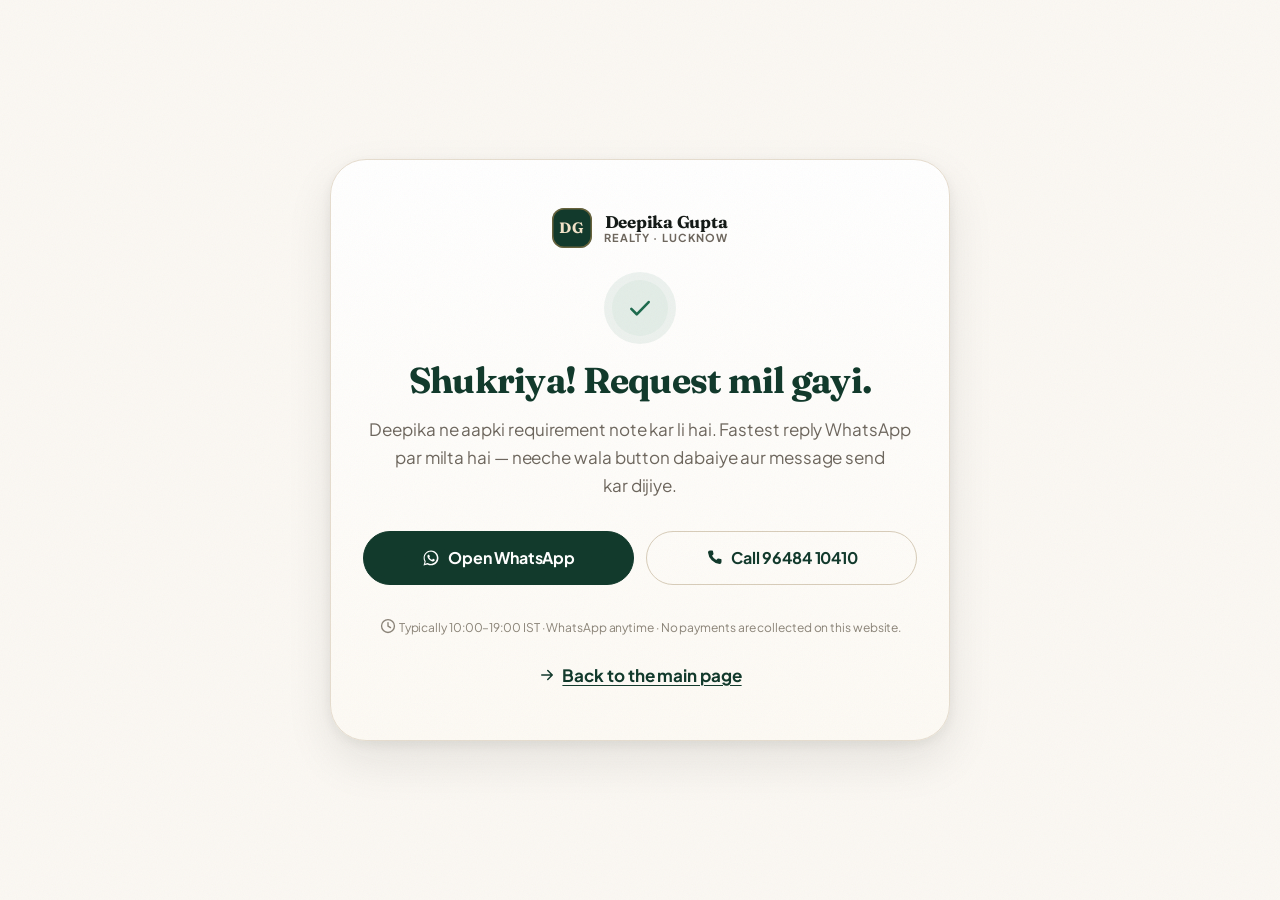
<file: thank-you.html>
<!DOCTYPE html>
<html lang="en-IN">
<head>
<meta charset="utf-8">
<meta name="viewport" content="width=device-width, initial-scale=1">

<title>Thank you · Deepika Gupta Realty</title>
<meta name="description" content="Your enquiry has reached Deepika Gupta. Open WhatsApp to start the conversation, or call +91 96484 10410.">
<meta name="robots" content="noindex,follow">
<meta name="theme-color" content="#123A2C">

<meta property="og:type" content="website">
<meta property="og:locale" content="en_IN">
<meta property="og:title" content="Thank you · Deepika Gupta Realty">
<meta property="og:description" content="Your enquiry has reached Deepika Gupta. Open WhatsApp to start the conversation.">
<meta property="og:image" content="assets/og-deepika-gupta-realty.jpg">

<link rel="icon" href="assets/favicon-dg.svg" type="image/svg+xml">
<link rel="apple-touch-icon" href="assets/favicon-dg.svg">

<link rel="preconnect" href="https://fonts.googleapis.com">
<link rel="preconnect" href="https://fonts.gstatic.com" crossorigin>
<link rel="stylesheet" href="https://fonts.googleapis.com/css2?family=Fraunces:opsz,wght@9..144,600;9..144,700&family=Plus+Jakarta+Sans:wght@400;500;600;700;800&display=swap" media="print" onload="this.media='all'">
<noscript>
  <link rel="stylesheet" href="https://fonts.googleapis.com/css2?family=Fraunces:opsz,wght@9..144,600;9..144,700&family=Plus+Jakarta+Sans:wght@400;500;600;700;800&display=swap">
</noscript>
<link rel="stylesheet" href="css/styles.css">

<style>
  /* page-specific: a single centred confirmation panel */
  .ty { display: grid; place-items: center; min-height: 100svh; padding-block: var(--s-9); }
  .ty__card {
    width: min(620px, 100%);
    padding: var(--s-8) var(--s-6);
    border: 1px solid var(--line);
    border-radius: var(--r-2xl);
    background: linear-gradient(180deg, var(--surface) 0%, var(--surface-2) 100%);
    box-shadow: var(--sh-3);
    text-align: center;
  }
  .ty__brand { display: inline-flex; margin-bottom: var(--s-6); }
  .ty__title { margin-top: var(--s-5); font-size: clamp(1.6rem, 1.2rem + 2vw, 2.25rem); color: var(--brand); }
  .ty__body { margin-top: var(--s-4); color: var(--muted); }
  .ty__summary {
    display: grid;
    gap: var(--s-2);
    margin-top: var(--s-6);
    padding: var(--s-4);
    border: 1px dashed var(--line-2);
    border-radius: var(--r-lg);
    background: var(--bg);
    text-align: left;
    font-size: .875rem;
  }
  .ty__summary div { display: flex; justify-content: space-between; gap: var(--s-4); }
  .ty__summary dt { color: var(--muted-2); font-weight: 700; }
  .ty__summary dd { color: var(--ink); font-weight: 700; text-align: right; }
  .ty__actions { display: grid; gap: var(--s-3); margin-top: var(--s-6); }
  .ty__meta { margin-top: var(--s-6); color: var(--muted-2); font-size: .75rem; }
  .ty__back { display: inline-flex; align-items: center; gap: 6px; margin-top: var(--s-5); font-weight: 700; }
  @media (min-width: 560px) { .ty__actions { grid-template-columns: 1fr 1fr; } }
</style>
</head>

<body>
<a class="skip-link" href="#tyMain">Skip to main content</a>

<svg aria-hidden="true" focusable="false" width="0" height="0" style="position:absolute">
  <symbol id="i-wa" viewBox="0 0 24 24">
    <path fill="currentColor" d="M12.04 2c-5.46 0-9.91 4.45-9.91 9.91 0 1.75.46 3.45 1.32 4.95L2 22l5.25-1.38c1.45.79 3.08 1.21 4.79 1.21 5.46 0 9.91-4.45 9.91-9.91S17.5 2 12.04 2Zm0 18.02c-1.53 0-3.03-.41-4.34-1.19l-.31-.18-3.22.85.86-3.14-.2-.32a8.09 8.09 0 0 1-1.24-4.31c0-4.47 3.64-8.11 8.11-8.11 4.47 0 8.11 3.64 8.11 8.11 0 4.47-3.64 8.11-8.11 8.11Zm4.47-6.07c-.24-.12-1.44-.71-1.66-.79-.22-.08-.38-.12-.54.12-.16.24-.62.79-.76.95-.14.16-.28.18-.52.06-.24-.12-1.02-.38-1.94-1.2-.72-.64-1.2-1.43-1.34-1.67-.14-.24-.02-.37.1-.49.11-.11.24-.28.36-.42.12-.14.16-.24.24-.4.08-.16.04-.3-.02-.42-.06-.12-.54-1.3-.74-1.78-.19-.46-.39-.4-.54-.41h-.46c-.16 0-.42.06-.64.3-.22.24-.84.82-.84 2 0 1.18.86 2.32.98 2.48.12.16 1.7 2.72 4.12 3.72.58.25 1.03.4 1.38.51.58.18 1.11.16 1.53.1.46-.07 1.42-.58 1.62-1.14.2-.56.2-1.04.14-1.14-.06-.1-.22-.16-.46-.28Z"/>
  </symbol>
  <symbol id="i-phone" viewBox="0 0 24 24">
    <path fill="currentColor" d="M6.6 2h3a1 1 0 0 1 1 .82l.7 3.6a1 1 0 0 1-.28.9L9.4 8.94a13.3 13.3 0 0 0 5.66 5.66l1.62-1.62a1 1 0 0 1 .9-.28l3.6.7a1 1 0 0 1 .82 1v3A2.6 2.6 0 0 1 19.4 20 17.4 17.4 0 0 1 4 4.6 2.6 2.6 0 0 1 6.6 2Z"/>
  </symbol>
  <symbol id="i-check" viewBox="0 0 24 24">
    <path fill="none" stroke="currentColor" stroke-width="2.4" stroke-linecap="round" stroke-linejoin="round" d="m4 12.8 5 5L20 6.5"/>
  </symbol>
  <symbol id="i-arrow" viewBox="0 0 24 24">
    <path fill="none" stroke="currentColor" stroke-width="2" stroke-linecap="round" stroke-linejoin="round" d="M5 12h14m-6-6 6 6-6 6"/>
  </symbol>
  <symbol id="i-clock" viewBox="0 0 24 24">
    <circle cx="12" cy="12" r="8.6" fill="none" stroke="currentColor" stroke-width="1.8"/>
    <path fill="none" stroke="currentColor" stroke-width="1.8" stroke-linecap="round" d="M12 7.4V12l3.4 2.1"/>
  </symbol>
</svg>

<main class="ty container" id="tyMain">
  <div class="ty__card">
    <a class="brand ty__brand" href="index.html">
      <span class="brand__mark" aria-hidden="true">DG</span>
      <span class="brand__text">
        <strong class="brand__name">Deepika Gupta</strong>
        <span class="brand__sub">Realty · Lucknow</span>
      </span>
    </a>

    <div class="form-success__icon" aria-hidden="true">
      <svg class="ico" aria-hidden="true"><use href="#i-check"></use></svg>
    </div>

    <h1 class="ty__title">Shukriya<span id="tyName"></span>! Request mil gayi.</h1>
    <p class="ty__body">
      Deepika ne aapki requirement note kar li hai. Fastest reply WhatsApp par milta hai — neeche wala button
      dabaiye aur message send kar dijiye.
    </p>

    <dl class="ty__summary" id="tySummary" hidden>
      <div><dt>City</dt><dd id="tyCity">—</dd></div>
      <div><dt>Looking for</dt><dd id="tyInterest">—</dd></div>
      <div><dt>Budget</dt><dd id="tyBudget">—</dd></div>
    </dl>

    <div class="ty__actions">
      <a class="btn btn--primary btn--lg btn--block" id="tyWa"
         href="https://wa.me/919648410410" target="_blank" rel="noopener">
        <svg class="ico" aria-hidden="true"><use href="#i-wa"></use></svg>Open WhatsApp
      </a>
      <a class="btn btn--outline btn--lg btn--block" href="tel:+919648410410">
        <svg class="ico" aria-hidden="true"><use href="#i-phone"></use></svg>Call 96484 10410
      </a>
    </div>

    <p class="ty__meta">
      <svg class="ico" aria-hidden="true" style="display:inline-block;vertical-align:-3px"><use href="#i-clock"></use></svg>
      Typically 10:00&#8211;19:00 IST · WhatsApp anytime · No payments are collected on this website.
    </p>

    <a class="ty__back" href="index.html">
      <svg class="ico" aria-hidden="true"><use href="#i-arrow"></use></svg>Back to the main page
    </a>
  </div>
</main>

<script>
/* Reads whatever the no-JS form GET submit put in the query string (or the last
   lead saved by index.html) and rebuilds the WhatsApp message here. */
(function () {
  'use strict';
  var WA = 'https://wa.me/919648410410';
  var p = new URLSearchParams(window.location.search);

  function pick(key) {
    var v = (p.get(key) || '').trim();
    return v ? v.slice(0, 200) : '';
  }

  var data = {
    fullName: pick('fullName'),
    city: pick('city'),
    interest: pick('interest'),
    budget: pick('budget'),
    message: pick('message'),
    utm_source: pick('utm_source'),
    utm_campaign: pick('utm_campaign')
  };

  /* Fall back to the most recent locally stored lead. */
  if (!data.fullName) {
    try {
      var list = JSON.parse(window.localStorage.getItem('dgr_leads_v1') || '[]');
      var last = Array.isArray(list) && list.length ? list[list.length - 1] : null;
      if (last) {
        data.fullName = last.fullName || '';
        data.city = last.city || '';
        data.interest = last.interest || '';
        data.budget = last.budget || '';
        data.message = last.message || '';
        data.utm_source = (last.utm && last.utm.utm_source) || '';
        data.utm_campaign = (last.utm && last.utm.utm_campaign) || '';
      }
    } catch (err) { /* storage unavailable — generic message is fine */ }
  }

  var nameEl = document.getElementById('tyName');
  if (data.fullName) nameEl.textContent = ', ' + data.fullName.split(' ')[0] + ' ji';

  if (data.city || data.interest || data.budget) {
    document.getElementById('tySummary').hidden = false;
    if (data.city) document.getElementById('tyCity').textContent = data.city;
    if (data.interest) document.getElementById('tyInterest').textContent = data.interest;
    if (data.budget) document.getElementById('tyBudget').textContent = data.budget;
  }

  var lines = [];
  if (data.fullName && data.city) {
    lines.push('Namaste Deepika ji, main ' + data.fullName + ' hoon, ' + data.city + ' se.');
  } else {
    lines.push('Namaste Deepika ji!');
  }
  if (data.interest || data.budget) {
    lines.push('');
    if (data.interest) lines.push('Interest: ' + data.interest);
    if (data.budget) lines.push('Budget: ' + data.budget);
  }
  lines.push('');
  lines.push('Main Jankipuram Extension / Sitapur Road / Kursi Road ke options dekhna chahta/chahti hoon. Site visit ke liye guide kijiye.');
  if (data.message) { lines.push(''); lines.push('Note: ' + data.message); }

  var ref = [data.utm_source, data.utm_campaign].filter(Boolean).join(' / ');
  if (ref) { lines.push(''); lines.push('(Ref: ' + ref + ')'); }

  document.getElementById('tyWa').href = WA + '?text=' + encodeURIComponent(lines.join('\n'));

  window.dataLayer = window.dataLayer || [];
  window.dataLayer.push({
    event: 'lead_thank_you_view',
    city: data.city,
    interest: data.interest,
    budget: data.budget
  });
  if (typeof window.fbq === 'function') { window.fbq('track', 'Lead'); }
})();
</script>
</body>
</html>
</file>
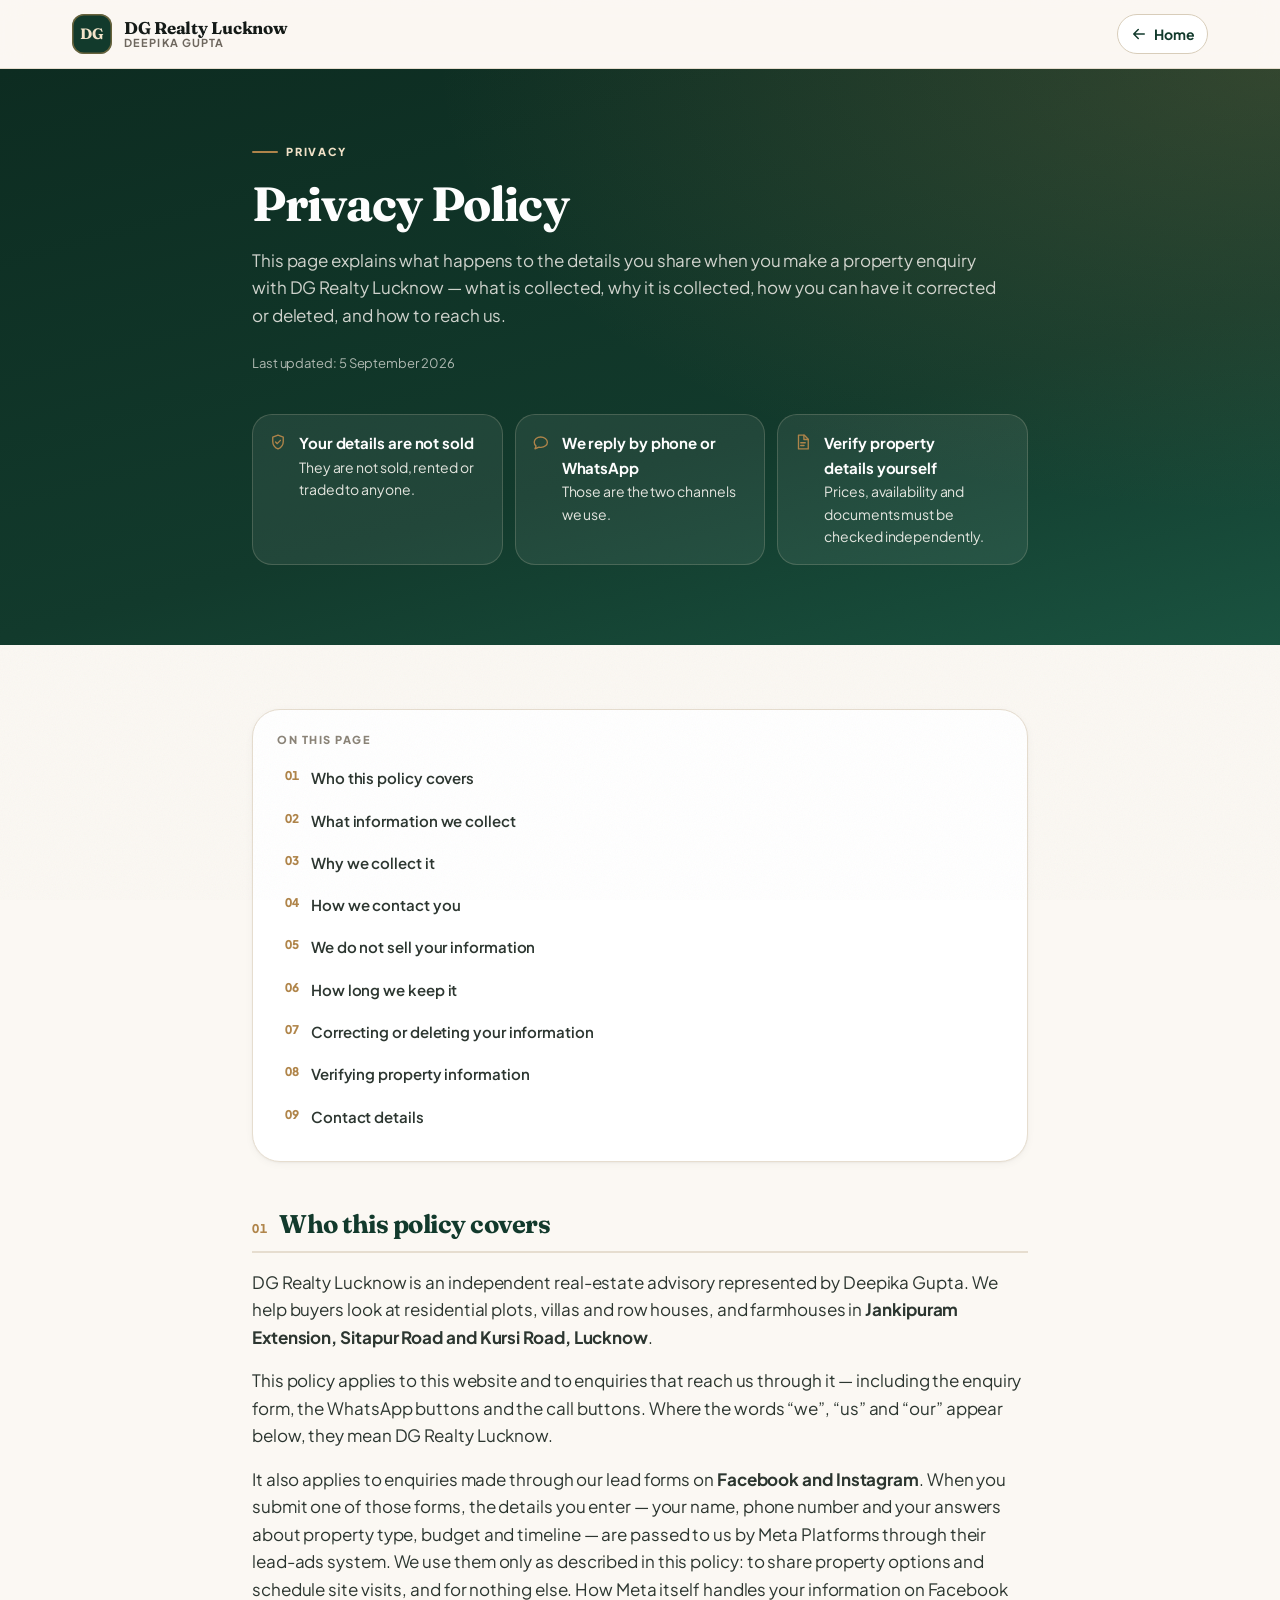
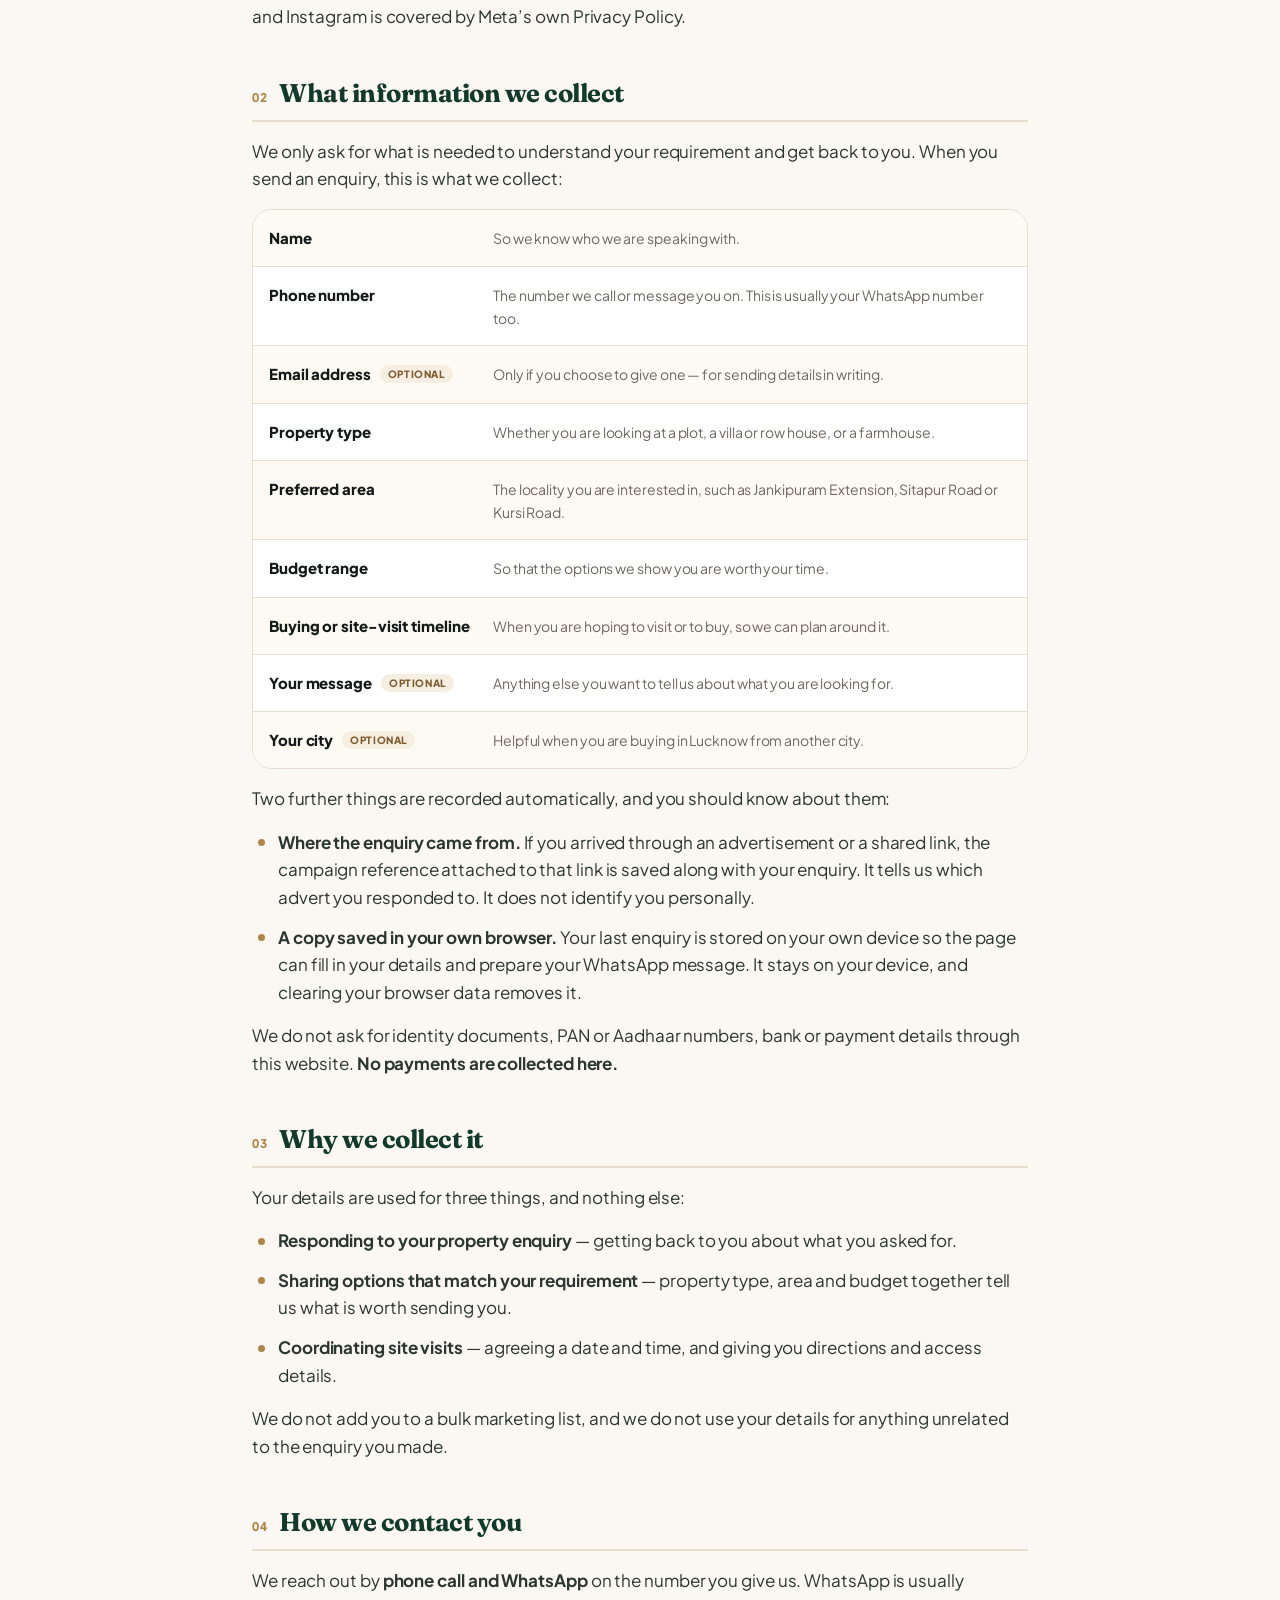
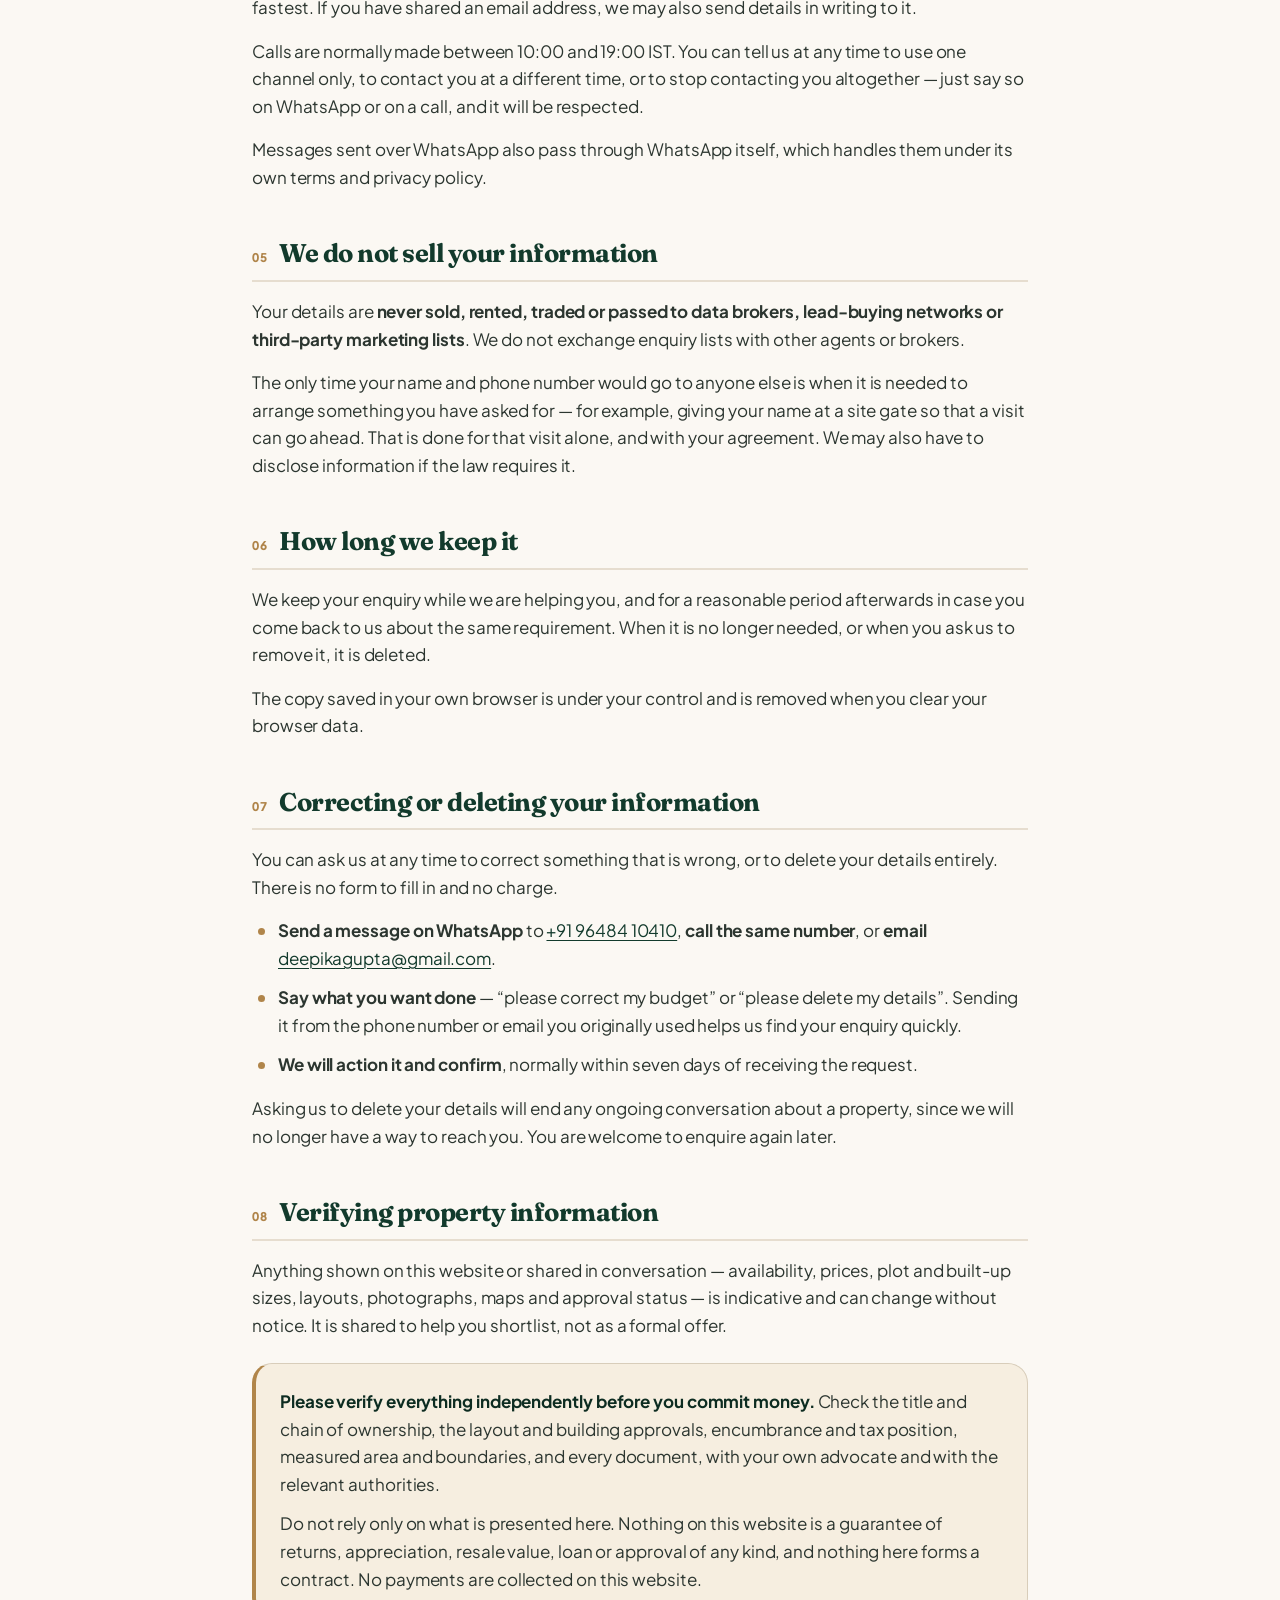
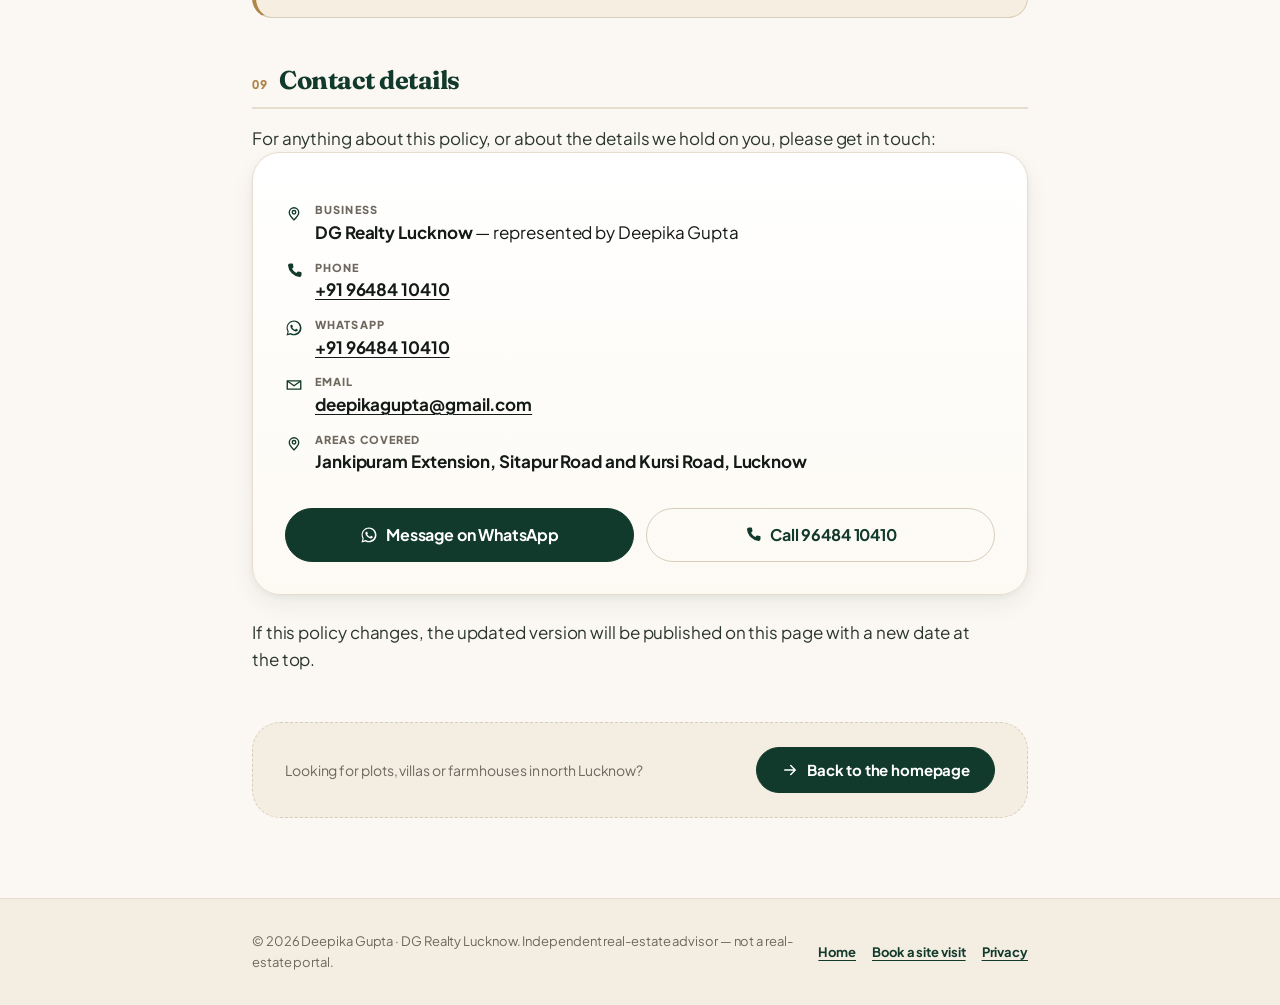
<file: deepika-gupta-realty/privacy.html>
<!DOCTYPE html>
<html lang="en-IN">
<head>
<meta charset="utf-8">
<meta name="viewport" content="width=device-width, initial-scale=1">

<title>Privacy Policy · DG Realty Lucknow</title>
<meta name="description" content="How DG Realty Lucknow (Deepika Gupta) uses the details you share in a property enquiry — what is collected, why, how to correct or delete it, and how to reach us.">
<meta name="robots" content="index,follow">
<meta name="author" content="Deepika Gupta">
<meta name="theme-color" content="#123A2C">
<meta name="format-detection" content="telephone=no">

<link rel="canonical" href="https://dgreality.netlify.app/privacy.html">

<meta property="og:type" content="website">
<meta property="og:site_name" content="DG Realty Lucknow">
<meta property="og:locale" content="en_IN">
<meta property="og:url" content="https://dgreality.netlify.app/privacy.html">
<meta property="og:title" content="Privacy Policy · DG Realty Lucknow">
<meta property="og:description" content="What we collect from a property enquiry, why we collect it, and how to ask for a correction or deletion.">
<meta property="og:image" content="https://dgreality.netlify.app/assets/og-deepika-gupta-realty.jpg">
<meta name="twitter:card" content="summary_large_image">

<link rel="icon" href="assets/favicon-dg.svg" type="image/svg+xml">
<link rel="apple-touch-icon" href="assets/favicon-dg.svg">
<link rel="mask-icon" href="assets/favicon-dg.svg" color="#123A2C">

<link rel="preconnect" href="https://fonts.googleapis.com">
<link rel="preconnect" href="https://fonts.gstatic.com" crossorigin>
<link rel="stylesheet" href="https://fonts.googleapis.com/css2?family=Fraunces:opsz,wght@9..144,600;9..144,700&family=Plus+Jakarta+Sans:wght@400;500;600;700;800&display=swap" media="print" onload="this.media='all'">
<noscript>
  <link rel="stylesheet" href="https://fonts.googleapis.com/css2?family=Fraunces:opsz,wght@9..144,600;9..144,700&family=Plus+Jakarta+Sans:wght@400;500;600;700;800&display=swap">
</noscript>
<link rel="stylesheet" href="css/styles.css">

<style>
  /* ======================================================================
     privacy.html — page-specific styles.
     Mobile-first: base rules are the small-screen layout; every media
     query below is min-width. Colour, spacing, radii and type all come
     from the tokens in css/styles.css so this page stays in step with
     the main site.
     ====================================================================== */

  /* --- page chrome ------------------------------------------------------ */
  .pp-top {
    position: sticky;
    top: 0;
    z-index: 20;
    background: rgba(251, 248, 243, .88);
    backdrop-filter: saturate(150%) blur(10px);
    -webkit-backdrop-filter: saturate(150%) blur(10px);
    border-bottom: 1px solid var(--line);
  }
  .pp-top__inner {
    display: flex;
    align-items: center;
    justify-content: space-between;
    gap: var(--s-4);
    min-height: var(--header-h);
    padding-block: var(--s-2);
  }
  .pp-top__back {
    display: inline-flex;
    align-items: center;
    gap: 6px;
    font-weight: 700;
    font-size: .875rem;
    color: var(--brand);
    text-decoration: none;
    padding: var(--s-2) var(--s-3);
    border-radius: var(--r-pill);
    border: 1px solid var(--line-2);
    background: var(--surface);
    white-space: nowrap;
  }
  .pp-top__back:hover { border-color: var(--accent); color: var(--accent-600); }
  .pp-top__back .ico { transform: rotate(180deg); }

  /* --- masthead --------------------------------------------------------- */
  .pp-head {
    background:
      radial-gradient(120% 140% at 100% 0%, rgba(176, 133, 74, .22) 0%, transparent 55%),
      linear-gradient(165deg, var(--brand-700) 0%, var(--brand) 62%, var(--brand-600) 100%);
    color: var(--bg);
    padding-block: var(--s-8) var(--s-9);
  }
  .pp-head__eyebrow {
    display: inline-flex;
    align-items: center;
    gap: 8px;
    font-size: .6875rem;
    font-weight: 800;
    letter-spacing: .16em;
    text-transform: uppercase;
    color: var(--gold-ink);
    margin-bottom: var(--s-4);
  }
  .pp-head__eyebrow::before {
    content: "";
    width: 26px;
    height: 2px;
    background: var(--accent);
    border-radius: 2px;
  }
  .pp-head__title {
    color: #fff;
    font-size: clamp(1.9rem, 1.3rem + 3.2vw, 3rem);
  }
  .pp-head__intro {
    margin-top: var(--s-4);
    max-width: 62ch;
    color: rgba(251, 248, 243, .82);
  }
  .pp-head__updated {
    margin-top: var(--s-5);
    font-size: .8125rem;
    color: rgba(251, 248, 243, .68);
  }

  /* --- quick summary strip ---------------------------------------------- */
  .pp-facts {
    display: grid;
    gap: var(--s-3);
    margin-top: var(--s-7);
  }
  .pp-fact {
    display: flex;
    gap: var(--s-3);
    align-items: flex-start;
    padding: var(--s-4);
    border-radius: var(--r-lg);
    background: rgba(255, 255, 255, .07);
    border: 1px solid rgba(242, 227, 201, .18);
  }
  .pp-fact .ico { flex: none; color: var(--accent); margin-top: 2px; }
  .pp-fact p { font-size: .875rem; color: rgba(251, 248, 243, .9); }
  .pp-fact strong { color: #fff; display: block; font-size: .9375rem; }

  /* --- body ------------------------------------------------------------- */
  .pp-body { padding-block: var(--s-8) var(--s-9); }

  .pp-toc {
    padding: var(--s-5);
    border: 1px solid var(--line);
    border-radius: var(--r-xl);
    background: var(--surface);
    box-shadow: var(--sh-1);
    margin-bottom: var(--s-8);
  }
  .pp-toc__h {
    font-family: var(--font-body);
    font-size: .6875rem;
    font-weight: 800;
    letter-spacing: .14em;
    text-transform: uppercase;
    color: var(--muted-2);
    margin-bottom: var(--s-3);
  }
  .pp-toc__list { display: grid; gap: 2px; counter-reset: toc; }
  .pp-toc__list a {
    display: block;
    padding: var(--s-2) var(--s-2) var(--s-2) 34px;
    position: relative;
    border-radius: var(--r-sm);
    font-size: .9375rem;
    font-weight: 600;
    color: var(--ink-2);
    text-decoration: none;
  }
  .pp-toc__list a::before {
    counter-increment: toc;
    content: counter(toc, decimal-leading-zero);
    position: absolute;
    left: var(--s-2);
    font-size: .75rem;
    font-weight: 800;
    color: var(--accent);
    font-variant-numeric: tabular-nums;
  }
  .pp-toc__list a:hover { background: var(--brand-100); color: var(--brand); }

  .pp-section { margin-bottom: var(--s-8); scroll-margin-top: calc(var(--header-h) + var(--s-4)); }
  .pp-section__h {
    display: flex;
    gap: var(--s-3);
    align-items: baseline;
    font-size: clamp(1.25rem, 1.05rem + 1vw, 1.6rem);
    color: var(--brand);
    padding-bottom: var(--s-3);
    border-bottom: 2px solid var(--line);
  }
  .pp-section__n {
    flex: none;
    font-family: var(--font-body);
    font-size: .75rem;
    font-weight: 800;
    color: var(--accent);
    font-variant-numeric: tabular-nums;
    letter-spacing: .06em;
  }
  .pp-section > p,
  .pp-section > ul,
  .pp-section > dl { margin-top: var(--s-4); }
  .pp-section p { color: var(--ink-2); }

  /* definition-style list for the "what we collect" table */
  .pp-data { display: grid; gap: 0; border: 1px solid var(--line); border-radius: var(--r-lg); overflow: hidden; background: var(--surface); }
  .pp-data__row { padding: var(--s-4); border-top: 1px solid var(--line); }
  .pp-data__row:first-child { border-top: 0; }
  .pp-data__row:nth-child(odd) { background: var(--surface-2); }
  .pp-data dt { font-weight: 800; color: var(--ink); font-size: .9375rem; }
  .pp-data dd { margin: 4px 0 0; color: var(--muted); font-size: .875rem; }
  .pp-data__tag {
    display: inline-block;
    margin-left: 6px;
    padding: 1px 8px;
    border-radius: var(--r-pill);
    background: var(--accent-100);
    /* darker than --accent-600 so 10px uppercase still clears 4.5:1 on --accent-100 */
    color: #7C5A2E;
    font-size: .625rem;
    font-weight: 800;
    letter-spacing: .06em;
    text-transform: uppercase;
    vertical-align: 2px;
  }

  /* bulleted list that restores markers (li has list-style:none globally) */
  .pp-list { display: grid; gap: var(--s-3); }
  .pp-list li {
    position: relative;
    padding-left: 26px;
    color: var(--ink-2);
  }
  .pp-list li::before {
    content: "";
    position: absolute;
    left: 6px;
    top: .62em;
    width: 7px;
    height: 7px;
    border-radius: 50%;
    background: var(--accent);
  }

  /* callout */
  .pp-callout {
    margin-top: var(--s-5);
    padding: var(--s-5);
    border-radius: var(--r-lg);
    border: 1px solid var(--line-2);
    border-left: 4px solid var(--accent);
    background: var(--accent-100);
  }
  .pp-callout p + p { margin-top: var(--s-3); }
  .pp-callout strong { color: var(--brand-700); }

  /* contact block */
  .pp-contact {
    padding: var(--s-6);
    border: 1px solid var(--line);
    border-radius: var(--r-xl);
    background: linear-gradient(180deg, var(--surface) 0%, var(--surface-2) 100%);
    box-shadow: var(--sh-2);
  }
  .pp-contact__list { display: grid; gap: var(--s-3); margin-top: var(--s-4); }
  .pp-contact__list li { display: flex; gap: var(--s-3); align-items: flex-start; }
  .pp-contact__list .ico { flex: none; color: var(--brand); margin-top: 3px; }
  /* --muted, not --muted-2: this label is 11px uppercase and needs 4.5:1 */
  .pp-contact__k { display: block; font-size: .6875rem; font-weight: 800; letter-spacing: .1em; text-transform: uppercase; color: var(--muted); }
  .pp-contact__v { font-weight: 700; color: var(--ink); }
  .pp-actions { display: grid; gap: var(--s-3); margin-top: var(--s-6); }

  /* home link */
  .pp-home {
    display: flex;
    flex-wrap: wrap;
    align-items: center;
    justify-content: space-between;
    gap: var(--s-4);
    margin-top: var(--s-8);
    padding: var(--s-5) var(--s-6);
    border: 1px dashed var(--line-2);
    border-radius: var(--r-xl);
    background: var(--bg-2);
  }
  .pp-home p { font-size: .875rem; color: var(--muted); }

  /* slim page footer */
  .pp-foot {
    border-top: 1px solid var(--line);
    background: var(--bg-2);
    padding-block: var(--s-6);
  }
  .pp-foot__inner { display: grid; gap: var(--s-3); }
  .pp-foot p { font-size: .8125rem; color: var(--muted); }
  .pp-foot__nav { display: flex; flex-wrap: wrap; gap: var(--s-4); }
  .pp-foot__nav a { font-size: .8125rem; font-weight: 700; }

  /* --- larger screens --------------------------------------------------- */
  @media (min-width: 600px) {
    .pp-facts { grid-template-columns: repeat(2, 1fr); }
    .pp-actions { grid-template-columns: 1fr 1fr; }
    .pp-data__row { display: grid; grid-template-columns: 13rem 1fr; gap: var(--s-4); align-items: baseline; }
    .pp-data dd { margin-top: 0; }
    .pp-foot__inner { grid-template-columns: 1fr auto; align-items: center; }
  }
  @media (min-width: 900px) {
    .pp-head { padding-block: var(--s-9) var(--s-10); }
    .pp-facts { grid-template-columns: repeat(3, 1fr); }
    .pp-body { padding-block: var(--s-9) var(--s-10); }
  }

  /* respect the same motion preference the main site honours */
  @media (prefers-reduced-motion: reduce) {
    html { scroll-behavior: auto; }
  }
</style>
</head>

<body>
<a class="skip-link" href="#ppMain">Skip to main content</a>

<svg aria-hidden="true" focusable="false" width="0" height="0" style="position:absolute">
  <symbol id="i-wa" viewBox="0 0 24 24">
    <path fill="currentColor" d="M12.04 2c-5.46 0-9.91 4.45-9.91 9.91 0 1.75.46 3.45 1.32 4.95L2 22l5.25-1.38c1.45.79 3.08 1.21 4.79 1.21 5.46 0 9.91-4.45 9.91-9.91S17.5 2 12.04 2Zm0 18.02c-1.53 0-3.03-.41-4.34-1.19l-.31-.18-3.22.85.86-3.14-.2-.32a8.09 8.09 0 0 1-1.24-4.31c0-4.47 3.64-8.11 8.11-8.11 4.47 0 8.11 3.64 8.11 8.11 0 4.47-3.64 8.11-8.11 8.11Zm4.47-6.07c-.24-.12-1.44-.71-1.66-.79-.22-.08-.38-.12-.54.12-.16.24-.62.79-.76.95-.14.16-.28.18-.52.06-.24-.12-1.02-.38-1.94-1.2-.72-.64-1.2-1.43-1.34-1.67-.14-.24-.02-.37.1-.49.11-.11.24-.28.36-.42.12-.14.16-.24.24-.4.08-.16.04-.3-.02-.42-.06-.12-.54-1.3-.74-1.78-.19-.46-.39-.4-.54-.41h-.46c-.16 0-.42.06-.64.3-.22.24-.84.82-.84 2 0 1.18.86 2.32.98 2.48.12.16 1.7 2.72 4.12 3.72.58.25 1.03.4 1.38.51.58.18 1.11.16 1.53.1.46-.07 1.42-.58 1.62-1.14.2-.56.2-1.04.14-1.14-.06-.1-.22-.16-.46-.28Z"/>
  </symbol>
  <symbol id="i-phone" viewBox="0 0 24 24">
    <path fill="currentColor" d="M6.6 2h3a1 1 0 0 1 1 .82l.7 3.6a1 1 0 0 1-.28.9L9.4 8.94a13.3 13.3 0 0 0 5.66 5.66l1.62-1.62a1 1 0 0 1 .9-.28l3.6.7a1 1 0 0 1 .82 1v3A2.6 2.6 0 0 1 19.4 20 17.4 17.4 0 0 1 4 4.6 2.6 2.6 0 0 1 6.6 2Z"/>
  </symbol>
  <symbol id="i-mail" viewBox="0 0 24 24">
    <path fill="none" stroke="currentColor" stroke-width="1.8" stroke-linejoin="round" d="M3 6.5h18v11H3z"/>
    <path fill="none" stroke="currentColor" stroke-width="1.8" stroke-linecap="round" stroke-linejoin="round" d="m3.6 7 8.4 6 8.4-6"/>
  </symbol>
  <symbol id="i-pin" viewBox="0 0 24 24">
    <path fill="none" stroke="currentColor" stroke-width="1.8" stroke-linejoin="round" d="M12 21.2c4.2-4.1 6.3-7.3 6.3-9.9a6.3 6.3 0 1 0-12.6 0c0 2.6 2.1 5.8 6.3 9.9Z"/>
    <circle cx="12" cy="11.1" r="2.4" fill="none" stroke="currentColor" stroke-width="1.8"/>
  </symbol>
  <symbol id="i-arrow" viewBox="0 0 24 24">
    <path fill="none" stroke="currentColor" stroke-width="2" stroke-linecap="round" stroke-linejoin="round" d="M5 12h14m-6-6 6 6-6 6"/>
  </symbol>
  <symbol id="i-shield" viewBox="0 0 24 24">
    <path fill="none" stroke="currentColor" stroke-width="1.8" stroke-linejoin="round" d="M12 2.8l7 2.8v5.6c0 4.3-2.9 8.2-7 10-4.1-1.8-7-5.7-7-10V5.6Z"/>
    <path fill="none" stroke="currentColor" stroke-width="1.8" stroke-linecap="round" stroke-linejoin="round" d="m8.8 12 2.2 2.2 4.2-4.4"/>
  </symbol>
  <symbol id="i-chat" viewBox="0 0 24 24">
    <path fill="none" stroke="currentColor" stroke-width="1.8" stroke-linejoin="round" d="M20.5 12.2c0 3.8-3.8 6.9-8.5 6.9-.9 0-1.8-.1-2.6-.3L4 21l1.4-3.6c-1.5-1.3-2.4-3.1-2.4-5.2 0-3.8 3.8-6.9 8.5-6.9s9 3.1 9 6.9Z"/>
  </symbol>
  <symbol id="i-doc" viewBox="0 0 24 24">
    <path fill="none" stroke="currentColor" stroke-width="1.8" stroke-linejoin="round" d="M6 2.8h7.5L19 8.3V21.2H6z"/>
    <path fill="none" stroke="currentColor" stroke-width="1.8" stroke-linecap="round" stroke-linejoin="round" d="M13.2 3v5.6H19M9 13h6M9 16.6h4.4"/>
  </symbol>
</svg>

<!-- ===================== top bar ===================== -->
<header class="pp-top">
  <div class="container pp-top__inner">
    <a class="brand" href="index.html">
      <span class="brand__mark" aria-hidden="true">DG</span>
      <span class="brand__text">
        <strong class="brand__name">DG Realty Lucknow</strong>
        <span class="brand__sub">Deepika Gupta</span>
      </span>
    </a>
    <a class="pp-top__back" href="index.html">
      <svg class="ico" aria-hidden="true"><use href="#i-arrow"></use></svg>Home
    </a>
  </div>
</header>

<main id="ppMain">

  <!-- ===================== masthead ===================== -->
  <div class="pp-head">
    <div class="container container--narrow">
      <p class="pp-head__eyebrow">Privacy</p>
      <h1 class="pp-head__title">Privacy Policy</h1>
      <p class="pp-head__intro">
        This page explains what happens to the details you share when you make a property enquiry with
        DG Realty Lucknow — what is collected, why it is collected, how you can have it corrected or
        deleted, and how to reach us.
      </p>
      <p class="pp-head__updated">Last updated: 5 September 2026</p>

      <ul class="pp-facts">
        <li class="pp-fact">
          <svg class="ico" aria-hidden="true"><use href="#i-shield"></use></svg>
          <p><strong>Your details are not sold</strong>They are not sold, rented or traded to anyone.</p>
        </li>
        <li class="pp-fact">
          <svg class="ico" aria-hidden="true"><use href="#i-chat"></use></svg>
          <p><strong>We reply by phone or WhatsApp</strong>Those are the two channels we use.</p>
        </li>
        <li class="pp-fact">
          <svg class="ico" aria-hidden="true"><use href="#i-doc"></use></svg>
          <p><strong>Verify property details yourself</strong>Prices, availability and documents must be checked independently.</p>
        </li>
      </ul>
    </div>
  </div>

  <!-- ===================== body ===================== -->
  <div class="pp-body">
    <div class="container container--narrow">

      <nav class="pp-toc" aria-labelledby="ppTocH">
        <h2 class="pp-toc__h" id="ppTocH">On this page</h2>
        <ul class="pp-toc__list">
          <li><a href="#who">Who this policy covers</a></li>
          <li><a href="#collect">What information we collect</a></li>
          <li><a href="#why">Why we collect it</a></li>
          <li><a href="#contact-method">How we contact you</a></li>
          <li><a href="#not-sold">We do not sell your information</a></li>
          <li><a href="#retention">How long we keep it</a></li>
          <li><a href="#rights">Correcting or deleting your information</a></li>
          <li><a href="#verify">Verifying property information</a></li>
          <li><a href="#reach-us">Contact details</a></li>
        </ul>
      </nav>

      <!-- 1 -->
      <section class="pp-section" id="who" aria-labelledby="whoH">
        <h2 class="pp-section__h" id="whoH"><span class="pp-section__n" aria-hidden="true">01</span>Who this policy covers</h2>
        <p>
          DG Realty Lucknow is an independent real-estate advisory represented by Deepika Gupta. We help
          buyers look at residential plots, villas and row houses, and farmhouses in
          <strong>Jankipuram Extension, Sitapur Road and Kursi Road, Lucknow</strong>.
        </p>
        <p>
          This policy applies to this website and to enquiries that reach us through it — including the
          enquiry form, the WhatsApp buttons and the call buttons. Where the words “we”, “us” and “our”
          appear below, they mean DG Realty Lucknow.
        </p>
        <p>
          It also applies to enquiries made through our lead forms on
          <strong>Facebook and Instagram</strong>. When you submit one of those forms, the details you
          enter — your name, phone number and your answers about property type, budget and timeline
          — are passed to us by Meta Platforms through their lead-ads system. We use them only as
          described in this policy: to share property options and schedule site visits, and for nothing
          else. How Meta itself handles your information on Facebook and Instagram is covered by
          Meta’s own Privacy Policy.
        </p>
      </section>

      <!-- 2 -->
      <section class="pp-section" id="collect" aria-labelledby="collectH">
        <h2 class="pp-section__h" id="collectH"><span class="pp-section__n" aria-hidden="true">02</span>What information we collect</h2>
        <p>
          We only ask for what is needed to understand your requirement and get back to you. When you send an
          enquiry, this is what we collect:
        </p>

        <dl class="pp-data">
          <div class="pp-data__row">
            <dt>Name</dt>
            <dd>So we know who we are speaking with.</dd>
          </div>
          <div class="pp-data__row">
            <dt>Phone number</dt>
            <dd>The number we call or message you on. This is usually your WhatsApp number too.</dd>
          </div>
          <div class="pp-data__row">
            <dt>Email address <span class="pp-data__tag">Optional</span></dt>
            <dd>Only if you choose to give one — for sending details in writing.</dd>
          </div>
          <div class="pp-data__row">
            <dt>Property type</dt>
            <dd>Whether you are looking at a plot, a villa or row house, or a farmhouse.</dd>
          </div>
          <div class="pp-data__row">
            <dt>Preferred area</dt>
            <dd>The locality you are interested in, such as Jankipuram Extension, Sitapur Road or Kursi Road.</dd>
          </div>
          <div class="pp-data__row">
            <dt>Budget range</dt>
            <dd>So that the options we show you are worth your time.</dd>
          </div>
          <div class="pp-data__row">
            <dt>Buying or site-visit timeline</dt>
            <dd>When you are hoping to visit or to buy, so we can plan around it.</dd>
          </div>
          <div class="pp-data__row">
            <dt>Your message <span class="pp-data__tag">Optional</span></dt>
            <dd>Anything else you want to tell us about what you are looking for.</dd>
          </div>
          <div class="pp-data__row">
            <dt>Your city <span class="pp-data__tag">Optional</span></dt>
            <dd>Helpful when you are buying in Lucknow from another city.</dd>
          </div>
        </dl>

        <p>
          Two further things are recorded automatically, and you should know about them:
        </p>
        <ul class="pp-list">
          <li>
            <strong>Where the enquiry came from.</strong> If you arrived through an advertisement or a shared
            link, the campaign reference attached to that link is saved along with your enquiry. It tells us
            which advert you responded to. It does not identify you personally.
          </li>
          <li>
            <strong>A copy saved in your own browser.</strong> Your last enquiry is stored on your own device
            so the page can fill in your details and prepare your WhatsApp message. It stays on your device,
            and clearing your browser data removes it.
          </li>
        </ul>

        <p>
          We do not ask for identity documents, PAN or Aadhaar numbers, bank or payment details through this
          website. <strong>No payments are collected here.</strong>
        </p>
      </section>

      <!-- 3 -->
      <section class="pp-section" id="why" aria-labelledby="whyH">
        <h2 class="pp-section__h" id="whyH"><span class="pp-section__n" aria-hidden="true">03</span>Why we collect it</h2>
        <p>Your details are used for three things, and nothing else:</p>
        <ul class="pp-list">
          <li><strong>Responding to your property enquiry</strong> — getting back to you about what you asked for.</li>
          <li><strong>Sharing options that match your requirement</strong> — property type, area and budget together tell us what is worth sending you.</li>
          <li><strong>Coordinating site visits</strong> — agreeing a date and time, and giving you directions and access details.</li>
        </ul>
        <p>
          We do not add you to a bulk marketing list, and we do not use your details for anything unrelated to
          the enquiry you made.
        </p>
      </section>

      <!-- 4 -->
      <section class="pp-section" id="contact-method" aria-labelledby="cmH">
        <h2 class="pp-section__h" id="cmH"><span class="pp-section__n" aria-hidden="true">04</span>How we contact you</h2>
        <p>
          We reach out by <strong>phone call and WhatsApp</strong> on the number you give us. WhatsApp is
          usually fastest. If you have shared an email address, we may also send details in writing to it.
        </p>
        <p>
          Calls are normally made between 10:00 and 19:00 IST. You can tell us at any time to use one channel
          only, to contact you at a different time, or to stop contacting you altogether — just say so on
          WhatsApp or on a call, and it will be respected.
        </p>
        <p>
          Messages sent over WhatsApp also pass through WhatsApp itself, which handles them under its own
          terms and privacy policy.
        </p>
      </section>

      <!-- 5 -->
      <section class="pp-section" id="not-sold" aria-labelledby="nsH">
        <h2 class="pp-section__h" id="nsH"><span class="pp-section__n" aria-hidden="true">05</span>We do not sell your information</h2>
        <p>
          Your details are <strong>never sold, rented, traded or passed to data brokers, lead-buying networks
          or third-party marketing lists</strong>. We do not exchange enquiry lists with other agents or
          brokers.
        </p>
        <p>
          The only time your name and phone number would go to anyone else is when it is needed to arrange
          something you have asked for — for example, giving your name at a site gate so that a visit can go
          ahead. That is done for that visit alone, and with your agreement. We may also have to disclose
          information if the law requires it.
        </p>
      </section>

      <!-- 6 -->
      <section class="pp-section" id="retention" aria-labelledby="rtH">
        <h2 class="pp-section__h" id="rtH"><span class="pp-section__n" aria-hidden="true">06</span>How long we keep it</h2>
        <p>
          We keep your enquiry while we are helping you, and for a reasonable period afterwards in case you
          come back to us about the same requirement. When it is no longer needed, or when you ask us to
          remove it, it is deleted.
        </p>
        <p>
          The copy saved in your own browser is under your control and is removed when you clear your browser
          data.
        </p>
      </section>

      <!-- 7 -->
      <section class="pp-section" id="rights" aria-labelledby="rgH">
        <h2 class="pp-section__h" id="rgH"><span class="pp-section__n" aria-hidden="true">07</span>Correcting or deleting your information</h2>
        <p>
          You can ask us at any time to correct something that is wrong, or to delete your details entirely.
          There is no form to fill in and no charge.
        </p>
        <ul class="pp-list">
          <li>
            <strong>Send a message on WhatsApp</strong> to
            <a href="https://wa.me/919648410410" target="_blank" rel="noopener">+91&nbsp;96484&nbsp;10410</a>,
            <strong>call the same number</strong>, or
            <strong>email</strong> <a href="mailto:deepikagupta@gmail.com">deepikagupta@gmail.com</a>.
          </li>
          <li>
            <strong>Say what you want done</strong> — “please correct my budget” or “please delete my
            details”. Sending it from the phone number or email you originally used helps us find your
            enquiry quickly.
          </li>
          <li>
            <strong>We will action it and confirm</strong>, normally within seven days of receiving the
            request.
          </li>
        </ul>
        <p>
          Asking us to delete your details will end any ongoing conversation about a property, since we will
          no longer have a way to reach you. You are welcome to enquire again later.
        </p>
      </section>

      <!-- 8 -->
      <section class="pp-section" id="verify" aria-labelledby="vfH">
        <h2 class="pp-section__h" id="vfH"><span class="pp-section__n" aria-hidden="true">08</span>Verifying property information</h2>
        <p>
          Anything shown on this website or shared in conversation — availability, prices, plot and built-up
          sizes, layouts, photographs, maps and approval status — is indicative and can change without notice.
          It is shared to help you shortlist, not as a formal offer.
        </p>

        <div class="pp-callout">
          <p>
            <strong>Please verify everything independently before you commit money.</strong> Check the title
            and chain of ownership, the layout and building approvals, encumbrance and tax position, measured
            area and boundaries, and every document, with your own advocate and with the relevant authorities.
          </p>
          <p>
            Do not rely only on what is presented here. Nothing on this website is a guarantee of returns,
            appreciation, resale value, loan or approval of any kind, and nothing here forms a contract.
            No payments are collected on this website.
          </p>
        </div>
      </section>

      <!-- 9 -->
      <section class="pp-section" id="reach-us" aria-labelledby="ruH">
        <h2 class="pp-section__h" id="ruH"><span class="pp-section__n" aria-hidden="true">09</span>Contact details</h2>
        <p>For anything about this policy, or about the details we hold on you, please get in touch:</p>

        <div class="pp-contact">
          <ul class="pp-contact__list">
            <li>
              <svg class="ico" aria-hidden="true"><use href="#i-pin"></use></svg>
              <span>
                <span class="pp-contact__k">Business</span>
                <span class="pp-contact__v">DG Realty Lucknow</span> — represented by Deepika Gupta
              </span>
            </li>
            <li>
              <svg class="ico" aria-hidden="true"><use href="#i-phone"></use></svg>
              <span>
                <span class="pp-contact__k">Phone</span>
                <a class="pp-contact__v" href="tel:+919648410410">+91 96484 10410</a>
              </span>
            </li>
            <li>
              <svg class="ico" aria-hidden="true"><use href="#i-wa"></use></svg>
              <span>
                <span class="pp-contact__k">WhatsApp</span>
                <a class="pp-contact__v" href="https://wa.me/919648410410" target="_blank" rel="noopener">+91 96484 10410</a>
              </span>
            </li>
            <li>
              <svg class="ico" aria-hidden="true"><use href="#i-mail"></use></svg>
              <span>
                <span class="pp-contact__k">Email</span>
                <a class="pp-contact__v" href="mailto:deepikagupta@gmail.com">deepikagupta@gmail.com</a>
              </span>
            </li>
            <li>
              <svg class="ico" aria-hidden="true"><use href="#i-pin"></use></svg>
              <span>
                <span class="pp-contact__k">Areas covered</span>
                <span class="pp-contact__v">Jankipuram Extension, Sitapur Road and Kursi Road, Lucknow</span>
              </span>
            </li>
          </ul>

          <div class="pp-actions">
            <a class="btn btn--primary btn--lg btn--block"
               href="https://wa.me/919648410410?text=Namaste%20Deepika%20ji%2C%20I%20have%20a%20question%20about%20the%20privacy%20policy%20on%20your%20website."
               target="_blank" rel="noopener">
              <svg class="ico" aria-hidden="true"><use href="#i-wa"></use></svg>Message on WhatsApp
            </a>
            <a class="btn btn--outline btn--lg btn--block" href="tel:+919648410410">
              <svg class="ico" aria-hidden="true"><use href="#i-phone"></use></svg>Call 96484 10410
            </a>
          </div>
        </div>

        <p style="margin-top:var(--s-5)">
          If this policy changes, the updated version will be published on this page with a new date at the
          top.
        </p>
      </section>

      <!-- back to homepage -->
      <div class="pp-home">
        <p>Looking for plots, villas or farmhouses in north Lucknow?</p>
        <a class="btn btn--primary" href="index.html">
          <svg class="ico" aria-hidden="true"><use href="#i-arrow"></use></svg>Back to the homepage
        </a>
      </div>

    </div>
  </div>
</main>

<!-- ===================== footer ===================== -->
<footer class="pp-foot">
  <div class="container container--narrow pp-foot__inner">
    <p>&copy; 2026 Deepika Gupta · DG Realty Lucknow. Independent real-estate advisor — not a real-estate portal.</p>
    <nav class="pp-foot__nav" aria-label="Footer">
      <a href="index.html">Home</a>
      <a href="index.html#visit">Book a site visit</a>
      <a href="privacy.html" aria-current="page">Privacy</a>
    </nav>
  </div>
</footer>

</body>
</html>
</file>
<file: css/styles.css>
@charset "UTF-8";
/* ==========================================================================
   Deepika Gupta Realty — landing page styles
   Warm stone · deep forest green · cream · gold-bronze
   Spacing is an 8px scale. Type is fluid. Layout is CSS grid.
   ========================================================================== */

/* --------------------------------------------------------------------------
   1. TOKENS
   -------------------------------------------------------------------------- */
:root {
  /* colour */
  --bg:            #FBF8F3;   /* warm off-white */
  --bg-2:          #F4EDE2;   /* warm tint band */
  --surface:       #FFFFFF;
  --surface-2:     #FDFAF4;
  --ink:           #141A17;   /* near-black */
  --ink-2:         #2C3630;
  --brand:         #123A2C;   /* deep forest / bottle green */
  --brand-600:     #1A5340;
  --brand-700:     #0D2C21;
  --brand-100:     #E3EDE7;
  --accent:        #B0854A;   /* muted gold / bronze */
  --accent-600:    #8F6A38;
  --accent-100:    #F6EEE0;
  --muted:         #6E675E;   /* warm gray */
  --muted-2:       #8B8478;
  --line:          #E6DDCF;
  --line-2:        #D8CDBA;
  --danger:        #A4271C;
  --danger-bg:     #FCF1EF;
  --ok:            #1E6B4E;
  --gold-ink:      #F2E3C9;

  /* spacing — 8px scale */
  --s-1: 4px;  --s-2: 8px;   --s-3: 12px;  --s-4: 16px;  --s-5: 24px;
  --s-6: 32px; --s-7: 40px;  --s-8: 48px;  --s-9: 64px;  --s-10: 80px;
  --s-11: 96px; --s-12: 120px;

  /* radii */
  --r-sm: 10px; --r-md: 14px; --r-lg: 20px; --r-xl: 28px; --r-2xl: 36px;
  --r-pill: 999px;

  /* shadows — soft, warm */
  --sh-1: 0 1px 2px rgba(20, 26, 23, .04), 0 2px 8px rgba(20, 26, 23, .04);
  --sh-2: 0 2px 6px rgba(20, 26, 23, .05), 0 10px 24px rgba(20, 26, 23, .06);
  --sh-3: 0 4px 12px rgba(20, 26, 23, .06), 0 20px 48px rgba(20, 26, 23, .09);
  --sh-4: 0 8px 20px rgba(20, 26, 23, .08), 0 32px 72px rgba(20, 26, 23, .12);
  --ring: 0 0 0 3px rgba(176, 133, 74, .38);

  /* type */
  --font-display: "Fraunces", Georgia, "Times New Roman", serif;
  --font-body: "Plus Jakarta Sans", system-ui, -apple-system, "Segoe UI", Roboto,
               "Helvetica Neue", Arial, sans-serif;
  --font-deva: "Noto Sans Devanagari", "Kohinoor Devanagari", "Devanagari Sangam MN",
               "Nirmala UI", system-ui, sans-serif;

  /* chrome */
  --header-h: 68px;
  --sticky-h: 68px;
  --container: 1200px;
  --pad-x: clamp(16px, 4vw, 32px);
  --ease: cubic-bezier(.4, .14, .3, 1);
}

/* --------------------------------------------------------------------------
   2. RESET / BASE
   -------------------------------------------------------------------------- */
*, *::before, *::after { box-sizing: border-box; }

html {
  -webkit-text-size-adjust: 100%;
  scroll-behavior: smooth;
}

body {
  margin: 0;
  background: var(--bg);
  color: var(--ink);
  font-family: var(--font-body);
  font-size: clamp(1rem, .97rem + .12vw, 1.0625rem);
  line-height: 1.62;
  font-weight: 400;
  letter-spacing: -.005em;
  -webkit-font-smoothing: antialiased;
  -moz-osx-font-smoothing: grayscale;
  overflow-x: hidden;
}

/* paper grain — desktop only, purely decorative */
@media (min-width: 768px) {
  body::before {
    content: "";
    position: fixed;
    inset: 0;
    z-index: 1;
    pointer-events: none;
    opacity: .05;
    mix-blend-mode: multiply;
    background-image: url("data:image/svg+xml,%3Csvg xmlns='http://www.w3.org/2000/svg' width='160' height='160'%3E%3Cfilter id='n'%3E%3CfeTurbulence type='fractalNoise' baseFrequency='.85' numOctaves='3'/%3E%3C/filter%3E%3Crect width='160' height='160' filter='url(%23n)'/%3E%3C/svg%3E");
  }
}

img, svg { display: block; max-width: 100%; }
img { height: auto; }

h1, h2, h3, h4 {
  margin: 0;
  font-family: var(--font-display);
  font-weight: 700;
  line-height: 1.12;
  letter-spacing: -.02em;
  text-wrap: balance;
}

p { margin: 0; text-wrap: pretty; }
ul, ol, dl, dd { margin: 0; padding: 0; }
li { list-style: none; }

a { color: var(--brand); text-decoration-thickness: 1px; text-underline-offset: 3px; }
a:hover { color: var(--brand-600); }

button { font: inherit; color: inherit; }

::selection { background: var(--brand); color: #FFF; }

/* The hidden attribute must win over component display rules. Without this,
   .field__error (display:flex) rendered an empty red badge beside every input
   from first paint, and the same trap applies to any future [hidden] toggle. */
[hidden] { display: none !important; }

:focus-visible {
  outline: 3px solid var(--accent);
  outline-offset: 2px;
  border-radius: 4px;
}

/* sticky-header-aware anchor offset */
:target,
[id] { scroll-margin-top: calc(var(--header-h) + var(--s-5)); }

.deva { font-family: var(--font-deva); line-height: 1.55; }

.skip-link {
  position: absolute;
  left: var(--s-4);
  top: -100px;
  z-index: 200;
  padding: var(--s-3) var(--s-5);
  border-radius: var(--r-pill);
  background: var(--brand);
  color: #FFF;
  font-weight: 700;
  text-decoration: none;
  transition: top .18s var(--ease);
}
.skip-link:focus { top: var(--s-4); color: #FFF; }

.container {
  width: 100%;
  max-width: var(--container);
  margin-inline: auto;
  padding-inline: var(--pad-x);
}
.container--narrow { max-width: 840px; }

.anchor-top { display: block; height: 0; }

/* icons */
.ico { width: 18px; height: 18px; flex: 0 0 auto; }
.ico--lg { width: 26px; height: 26px; }
.ico--trail { width: 16px; height: 16px; }

.eyebrow {
  display: inline-flex;
  align-items: center;
  gap: var(--s-2);
  margin-bottom: var(--s-4);
  color: var(--accent-600);
  font-size: .8125rem;
  font-weight: 800;
  letter-spacing: .12em;
  text-transform: uppercase;
}
.eyebrow__dot {
  width: 7px; height: 7px;
  border-radius: 50%;
  background: var(--accent);
  box-shadow: 0 0 0 4px rgba(176, 133, 74, .16);
}
.eyebrow--center { justify-content: center; }

/* --------------------------------------------------------------------------
   3. BUTTONS
   -------------------------------------------------------------------------- */
.btn {
  --btn-bg: var(--brand);
  --btn-fg: #FFF;
  --btn-bd: var(--brand);
  position: relative;
  display: inline-flex;
  align-items: center;
  justify-content: center;
  gap: var(--s-2);
  min-height: 46px;
  padding: var(--s-3) var(--s-5);
  border: 1.5px solid var(--btn-bd);
  border-radius: var(--r-pill);
  background: var(--btn-bg);
  color: var(--btn-fg);
  font-family: var(--font-body);
  font-size: .9375rem;
  font-weight: 700;
  letter-spacing: -.01em;
  line-height: 1.2;
  text-align: center;
  text-decoration: none;
  cursor: pointer;
  transition: transform .16s var(--ease), box-shadow .18s var(--ease),
              background-color .18s var(--ease), border-color .18s var(--ease),
              color .18s var(--ease);
}
.btn:hover { color: var(--btn-fg); transform: translateY(-1px); box-shadow: var(--sh-2); }
.btn:active { transform: translateY(0); box-shadow: var(--sh-1); }
.btn:focus-visible { outline: 3px solid var(--accent); outline-offset: 3px; }
.btn[aria-disabled="true"], .btn:disabled {
  opacity: .6; cursor: not-allowed; transform: none; box-shadow: none;
}

.btn--primary { --btn-bg: var(--brand); --btn-fg: #FFF; --btn-bd: var(--brand); }
.btn--primary:hover { --btn-bg: var(--brand-600); --btn-bd: var(--brand-600); }

.btn--outline { --btn-bg: transparent; --btn-fg: var(--brand); --btn-bd: var(--line-2); }
.btn--outline:hover { --btn-bg: var(--brand-100); --btn-bd: var(--brand); --btn-fg: var(--brand-700); }

.btn--ghost {
  --btn-bg: transparent; --btn-fg: var(--brand); --btn-bd: transparent;
  text-decoration: underline; text-decoration-color: rgba(18, 58, 44, .3);
}
.btn--ghost:hover { --btn-bg: var(--brand-100); text-decoration-color: var(--brand); }

.btn--soft { --btn-bg: var(--accent-100); --btn-fg: var(--accent-600); --btn-bd: #EADFC9; }
.btn--soft:hover { --btn-bg: #F0E3CC; --btn-fg: #74531F; --btn-bd: var(--accent); }

.btn--gold { --btn-bg: var(--accent); --btn-fg: #1B1204; --btn-bd: var(--accent); }
.btn--gold:hover { --btn-bg: #C69A5C; --btn-bd: #C69A5C; }

.btn--light { --btn-bg: var(--gold-ink); --btn-fg: var(--brand-700); --btn-bd: var(--gold-ink); }
.btn--light:hover { --btn-bg: #FFF6E4; --btn-bd: #FFF6E4; }

.btn--onDark { --btn-bg: transparent; --btn-fg: #F3EEE2; --btn-bd: rgba(242, 227, 201, .5); }
.btn--onDark:hover { --btn-bg: rgba(242, 227, 201, .14); --btn-bd: var(--gold-ink); --btn-fg: #FFF; }

.btn--sm { min-height: 42px; padding: var(--s-2) var(--s-4); font-size: .875rem; }
.btn--lg { min-height: 54px; padding: var(--s-4) var(--s-6); font-size: 1rem; }
.btn--block { width: 100%; }

.mini-btn {
  display: inline-flex;
  align-items: center;
  gap: 6px;
  min-height: 30px;
  padding: 4px var(--s-3);
  border: 1px solid rgba(242, 227, 201, .32);
  border-radius: var(--r-pill);
  color: var(--gold-ink);
  font-size: .8125rem;
  font-weight: 700;
  text-decoration: none;
  transition: background-color .18s var(--ease), border-color .18s var(--ease), color .18s var(--ease);
}
.mini-btn .ico { width: 14px; height: 14px; }
.mini-btn:hover { background: rgba(242, 227, 201, .16); border-color: var(--gold-ink); color: #FFF; }
.mini-btn--wa { background: rgba(242, 227, 201, .1); }

.link-out {
  display: inline-flex;
  align-items: center;
  gap: 6px;
  color: var(--accent-600);
  font-size: .875rem;
  font-weight: 700;
  text-decoration: none;
  border-bottom: 1.5px solid rgba(176, 133, 74, .35);
  padding-bottom: 2px;
  transition: color .16s var(--ease), border-color .16s var(--ease);
}
.link-out .ico { width: 15px; height: 15px; }
.link-out:hover { color: var(--brand); border-color: var(--brand); }

/* --------------------------------------------------------------------------
   4. ANNOUNCEMENT BAR
   -------------------------------------------------------------------------- */
.announce {
  position: relative;
  z-index: 60;
  background: var(--brand-700);
  color: #DCD3C0;
  font-size: .8125rem;
}
.announce__inner {
  display: flex;
  align-items: center;
  justify-content: space-between;
  gap: var(--s-5);
  min-height: 40px;
  padding-block: 6px;
}
.announce__text {
  display: flex;
  align-items: center;
  flex-wrap: wrap;
  gap: var(--s-2) var(--s-3);
  min-width: 0;
  letter-spacing: .01em;
}
.announce__seg { display: inline-flex; align-items: center; gap: 6px; white-space: nowrap; }
.announce__seg .ico { width: 14px; height: 14px; color: var(--accent); }
.announce__seg--hi { color: var(--gold-ink); font-weight: 700; }
.announce__sep { color: rgba(220, 211, 192, .35); }
.announce__actions { display: none; gap: var(--s-2); flex: 0 0 auto; }

@media (max-width: 767px) {
  .announce__inner { padding-block: var(--s-2); }
  .announce__text { font-size: .75rem; row-gap: 2px; }
  .announce__sep { display: none; }
  .announce__seg { white-space: normal; }
}
@media (min-width: 1024px) {
  .announce__actions { display: flex; }
  .announce__text { flex-wrap: nowrap; }
}

/* --------------------------------------------------------------------------
   5. HEADER + NAV
   -------------------------------------------------------------------------- */
.header {
  position: sticky;
  top: 0;
  z-index: 70;
  border-bottom: 1px solid var(--line);
  transition: box-shadow .2s var(--ease);
}
/* The frosted layer sits on a pseudo-element, not on .header itself.
   backdrop-filter (like filter) makes an element the containing block for its
   fixed-position descendants, which clipped the mobile nav panel to the 68px
   header instead of letting it fill the viewport. */
.header::before {
  content: '';
  position: absolute;
  inset: 0;
  z-index: -1;
  background: rgba(251, 248, 243, .88);
  backdrop-filter: saturate(150%) blur(12px);
  -webkit-backdrop-filter: saturate(150%) blur(12px);
}
.header.is-stuck { box-shadow: var(--sh-2); }
.header__inner {
  display: flex;
  align-items: center;
  justify-content: space-between;
  gap: var(--s-4);
  min-height: var(--header-h);
}

.brand {
  display: inline-flex;
  align-items: center;
  gap: var(--s-3);
  text-decoration: none;
  color: var(--ink);
  flex: 0 0 auto;
}
.brand__mark {
  display: grid;
  place-items: center;
  width: 40px; height: 40px;
  border-radius: 12px;
  background: var(--brand);
  color: var(--gold-ink);
  font-family: var(--font-display);
  font-size: .9375rem;
  font-weight: 700;
  letter-spacing: .03em;
  box-shadow: inset 0 0 0 1.5px rgba(176, 133, 74, .55);
}
.brand__text { display: flex; flex-direction: column; line-height: 1.15; }
.brand__name {
  font-family: var(--font-display);
  font-size: 1.0625rem;
  font-weight: 700;
  letter-spacing: -.015em;
}
.brand__sub {
  color: var(--muted);
  font-size: .6875rem;
  font-weight: 700;
  letter-spacing: .1em;
  text-transform: uppercase;
}

.nav-toggle {
  display: grid;
  place-items: center;
  width: 46px; height: 46px;
  margin-inline-start: auto;
  border: 1.5px solid var(--line-2);
  border-radius: 12px;
  background: var(--surface);
  cursor: pointer;
  transition: border-color .18s var(--ease), background-color .18s var(--ease);
}
.nav-toggle:hover { border-color: var(--brand); background: var(--brand-100); }
.nav-toggle__bars { display: grid; gap: 4px; width: 20px; }
.nav-toggle__bars span {
  display: block; height: 2px; border-radius: 2px; background: var(--brand);
  transition: transform .22s var(--ease), opacity .16s var(--ease);
}
.nav-open .nav-toggle__bars span:nth-child(1) { transform: translateY(6px) rotate(45deg); }
.nav-open .nav-toggle__bars span:nth-child(2) { opacity: 0; }
.nav-open .nav-toggle__bars span:nth-child(3) { transform: translateY(-6px) rotate(-45deg); }

.site-nav__list { display: flex; align-items: center; gap: var(--s-2); }
.site-nav__list a {
  display: inline-flex;
  align-items: center;
  min-height: 44px;
  padding: var(--s-2) var(--s-3);
  border-radius: var(--r-sm);
  color: var(--ink-2);
  font-size: .9375rem;
  font-weight: 600;
  text-decoration: none;
  transition: background-color .16s var(--ease), color .16s var(--ease);
}
.site-nav__list a:hover { background: var(--brand-100); color: var(--brand); }
.site-nav__cta { display: flex; align-items: center; gap: var(--s-2); }
.nav-only-mobile { display: none; }
/* extra rows that only earn their place in the mobile panel */
.nav-row-mobile { display: none; }

.nav-scrim {
  position: fixed;
  inset: 0;
  z-index: 65;
  background: rgba(11, 22, 18, .55);
  backdrop-filter: blur(3px) saturate(120%);
  -webkit-backdrop-filter: blur(3px) saturate(120%);
}
/* the scrim is toggled with [hidden], so fade it in with an animation rather
   than a transition — a transition would not run on display:none -> block */
.nav-open .nav-scrim { animation: scrimIn .28s var(--ease) both; }
@keyframes scrimIn { from { opacity: 0; } to { opacity: 1; } }

/* mobile nav panel: fixed head, scrolling link list, pinned contact footer.
   Only the list scrolls, so the WhatsApp and call buttons stay reachable no
   matter how short the viewport is. */
@media (max-width: 1023px) {
  .site-nav {
    position: fixed;
    inset: 0 0 0 auto;
    z-index: 80;
    display: flex;
    flex-direction: column;
    gap: 0;
    width: min(370px, 90vw);
    max-width: 100vw;
    padding: 0;
    background: linear-gradient(180deg, #FFFDFA 0%, var(--surface-2) 45%, #F4EFE6 100%);
    border-inline-start: 1px solid var(--line);
    border-start-start-radius: 20px;
    border-end-start-radius: 20px;
    box-shadow: -26px 0 64px -28px rgba(14, 26, 21, .4), var(--sh-4);
    overflow: hidden;
    transform: translateX(102%);
    visibility: hidden;
    transition: transform .32s var(--ease), visibility .32s var(--ease);
  }
  .nav-open .site-nav { transform: translateX(0); visibility: visible; }

  /* gold hairline down the leading edge */
  .site-nav::before {
    content: '';
    position: absolute;
    inset-block: 0;
    inset-inline-start: 0;
    width: 2px;
    background: linear-gradient(180deg, rgba(176, 133, 74, 0) 0%, var(--accent) 22%, var(--accent) 78%, rgba(176, 133, 74, 0) 100%);
    opacity: .55;
  }

  .site-nav__head.nav-only-mobile {
    display: flex;
    align-items: center;
    justify-content: space-between;
    gap: var(--s-3);
    flex: 0 0 auto;
    padding: calc(var(--s-4) + env(safe-area-inset-top)) var(--s-5) var(--s-4);
    border-bottom: 1px solid var(--line);
    background: linear-gradient(180deg, rgba(18, 58, 44, .055), rgba(18, 58, 44, 0));
  }
  .site-nav__eyebrow {
    color: var(--muted-2);
    font-size: .6875rem;
    font-weight: 800;
    letter-spacing: .18em;
    text-transform: uppercase;
  }
  .site-nav__close {
    display: grid;
    place-items: center;
    width: 42px; height: 42px;
    border: 1.5px solid var(--line-2);
    border-radius: 12px;
    background: var(--surface);
    color: var(--brand);
    cursor: pointer;
    transition: border-color .18s var(--ease), background-color .18s var(--ease), transform .18s var(--ease);
  }
  .site-nav__close .ico { width: 18px; height: 18px; }
  .site-nav__close:hover { border-color: var(--brand); background: var(--brand-100); }
  .site-nav__close:active { transform: scale(.94); }

  .site-nav__list {
    flex: 1 1 auto;
    flex-direction: column;
    align-items: stretch;
    gap: 2px;
    padding: var(--s-4);
    overflow-y: auto;
    overscroll-behavior: contain;
    -webkit-overflow-scrolling: touch;
  }
  .nav-row-mobile { display: block; }
  .site-nav__list a {
    position: relative;
    justify-content: space-between;
    min-height: 54px;
    padding-inline: var(--s-4);
    border-bottom: 0;
    border-radius: var(--r-md);
    color: var(--ink);
    font-family: var(--font-display);
    font-size: 1.0625rem;
    font-weight: 700;
    letter-spacing: -.005em;
  }
  /* gold rail that grows in on touch / hover */
  .site-nav__list a::before {
    content: '';
    position: absolute;
    inset-block: 13px;
    inset-inline-start: 0;
    width: 3px;
    border-radius: 3px;
    background: var(--accent);
    transform: scaleY(0);
    transition: transform .2s var(--ease);
  }
  /* chevron, drawn with borders so it needs no extra markup */
  .site-nav__list a::after {
    content: '';
    width: 7px; height: 7px;
    border-top: 2px solid var(--muted-2);
    border-right: 2px solid var(--muted-2);
    border-radius: 1px;
    transform: rotate(45deg);
    transition: transform .2s var(--ease), border-color .2s var(--ease);
  }
  .site-nav__list a:hover,
  .site-nav__list a:active,
  .site-nav__list a:focus-visible { background: var(--brand-100); color: var(--brand); }
  .site-nav__list a:hover::before,
  .site-nav__list a:active::before { transform: scaleY(1); }
  .site-nav__list a:hover::after,
  .site-nav__list a:active::after {
    border-color: var(--accent-600);
    transform: rotate(45deg) translate(2px, -2px);
  }

  /* rows fade in one after another as the panel slides open */
  .nav-open .site-nav__list li { animation: navRowIn .34s var(--ease) both; }
  .nav-open .site-nav__list li:nth-child(1) { animation-delay: .07s; }
  .nav-open .site-nav__list li:nth-child(2) { animation-delay: .11s; }
  .nav-open .site-nav__list li:nth-child(3) { animation-delay: .15s; }
  .nav-open .site-nav__list li:nth-child(4) { animation-delay: .19s; }
  .nav-open .site-nav__list li:nth-child(5) { animation-delay: .23s; }
  .nav-open .site-nav__list li:nth-child(6) { animation-delay: .27s; }
  .nav-open .site-nav__list li:nth-child(7) { animation-delay: .31s; }
  @keyframes navRowIn {
    from { opacity: 0; transform: translateX(16px); }
    to   { opacity: 1; transform: none; }
  }

  .site-nav__cta {
    flex: 0 0 auto;
    flex-direction: column;
    align-items: stretch;
    gap: var(--s-3);
    padding: var(--s-5) var(--s-5) calc(var(--s-5) + env(safe-area-inset-bottom));
    border-top: 1px solid var(--line);
    background: linear-gradient(180deg, rgba(255, 253, 250, .6), rgba(244, 239, 230, .92));
  }
  .site-nav__cta .btn { width: 100%; min-height: 52px; }
  .site-nav__meta.nav-only-mobile {
    display: flex;
    align-items: center;
    justify-content: center;
    gap: 6px;
    color: var(--muted-2);
    font-size: .75rem;
  }
  .site-nav__meta .ico { width: 14px; height: 14px; color: var(--accent); }

  .nav-only-mobile { display: inline-flex; }
  /* scroll lock while the panel is open */
  .nav-open, .nav-open body { overflow: hidden; touch-action: none; }
}

@media (min-width: 1024px) {
  .nav-toggle { display: none; }
  .nav-scrim { display: none !important; }
  .site-nav {
    display: flex;
    align-items: center;
    gap: var(--s-6);
    transform: none !important;
    visibility: visible !important;
  }
}

/* --------------------------------------------------------------------------
   6. HERO
   -------------------------------------------------------------------------- */
.hero {
  position: relative;
  padding-block: var(--s-8) var(--s-10);
  background:
    radial-gradient(120% 90% at 88% 6%, rgba(176, 133, 74, .13) 0%, rgba(176, 133, 74, 0) 58%),
    radial-gradient(90% 70% at 4% 0%, rgba(18, 58, 44, .09) 0%, rgba(18, 58, 44, 0) 55%),
    linear-gradient(180deg, #FCF9F4 0%, var(--bg) 62%, var(--bg-2) 100%);
}
.hero__grid { display: grid; gap: var(--s-8); align-items: start; }
.hero__copy { min-width: 0; }

.hero__title { margin-bottom: var(--s-5); }
.hero__title-hi {
  display: block;
  font-size: clamp(2.05rem, 1.3rem + 3.7vw, 3.65rem);
  color: var(--brand);
}
.hero__title-en {
  display: block;
  margin-top: var(--s-3);
  font-family: var(--font-body);
  font-size: clamp(1.0625rem, .98rem + .55vw, 1.3125rem);
  font-weight: 600;
  line-height: 1.42;
  letter-spacing: -.012em;
  color: var(--ink-2);
}
.hero__sub {
  max-width: 56ch;
  margin-bottom: var(--s-6);
  color: var(--muted);
  font-size: clamp(1rem, .96rem + .2vw, 1.0625rem);
}
.hero__actions { display: flex; flex-wrap: wrap; gap: var(--s-3); margin-bottom: var(--s-6); }
.hero__actions .btn { flex: 1 1 260px; }

.trust-row {
  display: flex;
  flex-wrap: wrap;
  gap: var(--s-2) var(--s-5);
  padding-block: var(--s-4);
  border-top: 1px solid var(--line);
  border-bottom: 1px solid var(--line);
  margin-bottom: var(--s-7);
}
.trust-row li {
  display: inline-flex;
  align-items: center;
  gap: var(--s-2);
  color: var(--ink-2);
  font-size: .875rem;
  font-weight: 700;
}
.trust-row .ico { color: var(--accent); }

.hero__visual { position: relative; min-width: 0; }
.hero__figure { margin: 0; position: relative; }
.hero__figure img {
  width: 100%;
  aspect-ratio: 4 / 3;
  object-fit: cover;
  border-radius: var(--r-2xl);
  box-shadow: var(--sh-3);
  background: var(--bg-2);
}
.hero__figcaption {
  margin-top: var(--s-3);
  color: var(--muted-2);
  font-size: .75rem;
  letter-spacing: .02em;
  text-align: right;
}

.float-card {
  position: relative;
  margin-top: calc(var(--s-9) * -1);
  margin-inline: var(--s-4) auto;
  max-width: 320px;
  padding: var(--s-5);
  border: 1px solid var(--line);
  border-radius: var(--r-xl);
  background: rgba(255, 255, 255, .94);
  backdrop-filter: blur(8px);
  -webkit-backdrop-filter: blur(8px);
  box-shadow: var(--sh-3);
}
.float-card__head { display: flex; align-items: center; gap: var(--s-3); margin-bottom: var(--s-4); }
.float-card__title { font-family: var(--font-display); font-size: 1.0625rem; font-weight: 700; line-height: 1.2; }
.float-card__role { color: var(--muted); font-size: .8125rem; font-weight: 600; }
.float-card__actions { display: grid; gap: var(--s-2); margin-bottom: var(--s-4); }

.avatar {
  display: grid;
  place-items: center;
  width: 44px; height: 44px;
  flex: 0 0 auto;
  border-radius: 50%;
  background: var(--brand);
  color: var(--gold-ink);
  font-family: var(--font-display);
  font-size: .9375rem;
  font-weight: 700;
  letter-spacing: .04em;
  box-shadow: inset 0 0 0 1.5px rgba(176, 133, 74, .6);
}
.avatar--lg { width: 56px; height: 56px; font-size: 1.125rem; }

.chip-row { display: flex; flex-wrap: wrap; gap: var(--s-2); }
.chip {
  display: inline-flex;
  align-items: center;
  min-height: 36px;
  padding: 6px var(--s-3);
  border: 1.5px solid var(--line-2);
  border-radius: var(--r-pill);
  background: var(--surface);
  color: var(--ink-2);
  font-family: var(--font-body);
  font-size: .8125rem;
  font-weight: 700;
  cursor: pointer;
  transition: background-color .16s var(--ease), border-color .16s var(--ease),
              color .16s var(--ease), transform .16s var(--ease);
}
.chip:hover { background: var(--brand); border-color: var(--brand); color: #FFF; transform: translateY(-1px); }
.chip:focus-visible { outline: 3px solid var(--accent); outline-offset: 2px; }
.chip--static { background: var(--accent-100); border-color: #EADFC9; color: var(--accent-600); cursor: default; }
.chip--static:hover { transform: none; background: var(--accent-100); border-color: #EADFC9; color: var(--accent-600); }
.chip-row--static { gap: 6px; }

@media (min-width: 1024px) {
  .hero { padding-block: var(--s-10) var(--s-12); }
  .hero__grid {
    grid-template-columns: minmax(0, 1fr) minmax(0, .88fr);
    gap: var(--s-9);
  }
  .hero__visual { position: sticky; top: calc(var(--header-h) + var(--s-5)); }
  .hero__figure img { aspect-ratio: 3 / 3.4; }
  .float-card { margin-inline: calc(var(--s-6) * -1) auto; max-width: 300px; }
}
@media (min-width: 1280px) {
  .hero__grid { gap: var(--s-11); }
}

/* --------------------------------------------------------------------------
   7. FORM CARD + FIELDS
   -------------------------------------------------------------------------- */
.form-card {
  position: relative;
  padding: var(--s-6);
  border: 1px solid var(--line);
  border-radius: var(--r-xl);
  background: var(--surface);
  box-shadow: var(--sh-3);
}
.form-card--hero { background: linear-gradient(180deg, var(--surface) 0%, var(--surface-2) 100%); }
.form-card::after {
  content: "";
  position: absolute;
  inset-inline: var(--s-6);
  top: 0;
  height: 3px;
  border-radius: 0 0 var(--r-pill) var(--r-pill);
  background: linear-gradient(90deg, var(--brand) 0%, var(--accent) 100%);
}
.form-card__head { margin-bottom: var(--s-5); }
.form-card__title { font-size: clamp(1.25rem, 1.15rem + .5vw, 1.5rem); color: var(--brand); }
.form-card__sub { margin-top: var(--s-2); color: var(--muted); font-size: .875rem; }

.form-grid { display: grid; gap: var(--s-4); }
@media (min-width: 560px) {
  .form-grid { grid-template-columns: 1fr 1fr; }
  .field--full { grid-column: 1 / -1; }
}

.field { display: flex; flex-direction: column; gap: 6px; min-width: 0; }
.field__label {
  display: flex;
  align-items: baseline;
  gap: 6px;
  color: var(--ink-2);
  font-size: .8125rem;
  font-weight: 800;
  letter-spacing: .01em;
}
.req { color: var(--danger); font-weight: 800; }
.field__opt {
  color: var(--muted-2);
  font-size: .6875rem;
  font-weight: 700;
  letter-spacing: .06em;
  text-transform: uppercase;
}

.field__input {
  width: 100%;
  min-height: 48px;
  padding: var(--s-3) var(--s-4);
  border: 1.5px solid var(--line-2);
  border-radius: var(--r-md);
  background: var(--surface);
  color: var(--ink);
  font-family: var(--font-body);
  font-size: 1rem; /* 16px keeps iOS from zooming on focus */
  line-height: 1.4;
  transition: border-color .16s var(--ease), box-shadow .16s var(--ease), background-color .16s var(--ease);
  appearance: none;
}
.field__input::placeholder { color: var(--muted-2); opacity: 1; }
.field__input:hover { border-color: var(--muted-2); }
.field__input:focus {
  outline: none;
  border-color: var(--brand);
  box-shadow: var(--ring);
}
.field__input:focus-visible { outline: none; }

.field__select {
  padding-inline-end: var(--s-8);
  background-image: url("data:image/svg+xml,%3Csvg xmlns='http://www.w3.org/2000/svg' width='14' height='9' viewBox='0 0 14 9'%3E%3Cpath fill='none' stroke='%23123A2C' stroke-width='2' stroke-linecap='round' stroke-linejoin='round' d='M1 1.5 7 7.5l6-6'/%3E%3C/svg%3E");
  background-repeat: no-repeat;
  background-position: right var(--s-4) center;
  cursor: pointer;
}
.field__textarea { min-height: 88px; resize: vertical; line-height: 1.55; }

.field__addon {
  display: flex;
  align-items: stretch;
  border: 1.5px solid var(--line-2);
  border-radius: var(--r-md);
  background: var(--surface);
  overflow: hidden;
  transition: border-color .16s var(--ease), box-shadow .16s var(--ease);
}
.field__addon:hover { border-color: var(--muted-2); }
.field__addon:focus-within { border-color: var(--brand); box-shadow: var(--ring); }
.field__prefix {
  display: grid;
  place-items: center;
  padding-inline: var(--s-4);
  border-inline-end: 1.5px solid var(--line);
  background: var(--bg-2);
  color: var(--ink-2);
  font-size: .9375rem;
  font-weight: 800;
  letter-spacing: .01em;
}
.field__addon .field__input {
  border: 0;
  border-radius: 0;
  background: transparent;
  box-shadow: none;
}
.field__addon .field__input:focus { box-shadow: none; }

.field__hint { color: var(--muted-2); font-size: .75rem; text-align: right; font-variant-numeric: tabular-nums; }
.field__error {
  display: flex;
  align-items: flex-start;
  gap: 6px;
  color: var(--danger);
  font-size: .8125rem;
  font-weight: 700;
  line-height: 1.4;
}
.field__error::before {
  content: "!";
  display: grid;
  place-items: center;
  width: 16px; height: 16px;
  flex: 0 0 auto;
  margin-top: 2px;
  border-radius: 50%;
  background: var(--danger);
  color: #FFF;
  font-size: .6875rem;
  font-weight: 800;
}
.field.is-invalid .field__input,
.field.is-invalid .field__addon {
  border-color: var(--danger);
  background: var(--danger-bg);
}
.field.is-invalid .field__addon .field__input { background: transparent; }
.field.is-invalid .field__input:focus,
.field.is-invalid .field__addon:focus-within {
  box-shadow: 0 0 0 3px rgba(164, 39, 28, .22);
}

/* checkbox */
.check {
  display: grid;
  grid-template-columns: auto 1fr;
  gap: var(--s-3);
  align-items: start;
  padding: var(--s-3);
  border: 1.5px solid var(--line);
  border-radius: var(--r-md);
  background: var(--bg);
  cursor: pointer;
  transition: border-color .16s var(--ease), background-color .16s var(--ease);
}
.check:hover { border-color: var(--line-2); background: var(--surface); }
.check input {
  position: absolute;
  width: 1px; height: 1px;
  margin: 0;
  opacity: 0;
  pointer-events: none;
}
.check__box {
  display: grid;
  place-items: center;
  width: 24px; height: 24px;
  border: 1.5px solid var(--line-2);
  border-radius: 7px;
  background: var(--surface);
  transition: background-color .16s var(--ease), border-color .16s var(--ease);
}
.check__box .ico { width: 14px; height: 14px; color: #FFF; opacity: 0; transform: scale(.7); transition: opacity .14s var(--ease), transform .14s var(--ease); }
.check input:checked ~ .check__box { background: var(--brand); border-color: var(--brand); }
.check input:checked ~ .check__box .ico { opacity: 1; transform: scale(1); }
.check input:focus-visible ~ .check__box { outline: 3px solid var(--accent); outline-offset: 2px; }
.check__text { color: var(--ink-2); font-size: .8125rem; line-height: 1.5; }
.field.is-invalid .check { border-color: var(--danger); background: var(--danger-bg); }

/* honeypot — off screen but still submitted */
.hp {
  position: absolute !important;
  left: -9999px !important;
  top: auto;
  width: 1px; height: 1px;
  overflow: hidden;
}

.form-actions { display: grid; gap: var(--s-3); margin-top: var(--s-5); }
.form-legal { margin-top: var(--s-4); color: var(--muted-2); font-size: .75rem; text-align: center; }

.form-success { text-align: center; }
.form-success__icon {
  display: grid;
  place-items: center;
  width: 56px; height: 56px;
  margin: 0 auto var(--s-4);
  border-radius: 50%;
  background: var(--brand-100);
  color: var(--ok);
  box-shadow: 0 0 0 8px rgba(30, 107, 78, .08);
}
.form-success__icon .ico { width: 26px; height: 26px; }
.form-success__title { font-size: clamp(1.25rem, 1.1rem + .6vw, 1.5rem); color: var(--brand); }
.form-success__body { margin-top: var(--s-3); color: var(--muted); font-size: .9375rem; }
.form-success__actions { display: grid; gap: var(--s-2); margin-top: var(--s-5); text-align: left; }

/* --------------------------------------------------------------------------
   8. SECTIONS / SOCIAL PROOF
   -------------------------------------------------------------------------- */
.section { padding-block: var(--s-10); }
.section--tint { background: var(--bg-2); }
@media (min-width: 1024px) { .section { padding-block: var(--s-12); } }

.section__head { max-width: 68ch; margin-bottom: var(--s-8); }
.section__head--center { margin-inline: auto; text-align: center; }
.section__title { font-size: clamp(1.65rem, 1.2rem + 2.1vw, 2.6rem); color: var(--brand); }
.section__sub { margin-top: var(--s-4); color: var(--muted); }

.proof {
  padding-block: var(--s-6);
  border-block: 1px solid var(--line);
  background: var(--surface);
}
.proof__grid { display: grid; gap: var(--s-5); }
.proof__item { display: flex; align-items: flex-start; gap: var(--s-4); }
.proof__item .ico--lg { color: var(--accent); margin-top: 2px; }
.proof__item strong {
  display: block;
  font-family: var(--font-display);
  font-size: 1rem;
  font-weight: 700;
  letter-spacing: -.01em;
  color: var(--ink);
}
.proof__item span { display: block; margin-top: 2px; color: var(--muted); font-size: .875rem; line-height: 1.5; }
@media (min-width: 768px) {
  .proof__grid { grid-template-columns: repeat(3, 1fr); gap: var(--s-7); }
}

/* --------------------------------------------------------------------------
   9. INVENTORY CARDS
   -------------------------------------------------------------------------- */
.cards { display: grid; gap: var(--s-5); }
@media (min-width: 640px) { .cards { grid-template-columns: repeat(2, 1fr); } }
@media (min-width: 1024px) { .cards { grid-template-columns: repeat(3, 1fr); gap: var(--s-6); } }

.card {
  display: flex;
  flex-direction: column;
  overflow: hidden;
  border: 1px solid var(--line);
  border-radius: var(--r-xl);
  background: var(--surface);
  box-shadow: var(--sh-1);
  transition: transform .2s var(--ease), box-shadow .22s var(--ease), border-color .2s var(--ease);
}
.card:hover { transform: translateY(-3px); box-shadow: var(--sh-3); border-color: var(--line-2); }
.card:focus-within { border-color: var(--brand); box-shadow: var(--sh-3); }

.card__media { position: relative; margin: 0; background: var(--bg-2); }
.card__media img { width: 100%; aspect-ratio: 10 / 7; object-fit: cover; }
.card__badge {
  position: absolute;
  left: var(--s-4);
  bottom: var(--s-4);
  display: inline-flex;
  align-items: center;
  gap: 6px;
  padding: 6px var(--s-3);
  border-radius: var(--r-pill);
  background: rgba(255, 255, 255, .94);
  color: var(--brand);
  font-size: .75rem;
  font-weight: 800;
  letter-spacing: .04em;
  text-transform: uppercase;
  box-shadow: var(--sh-1);
}
.card__badge .ico { width: 15px; height: 15px; color: var(--accent); }

.card__body { display: flex; flex-direction: column; flex: 1; padding: var(--s-5); }
.card__kicker {
  color: var(--accent-600);
  font-size: .75rem;
  font-weight: 800;
  letter-spacing: .1em;
  text-transform: uppercase;
}
.card__title { margin-top: var(--s-2); font-size: 1.375rem; color: var(--brand); }
.card__list { display: grid; gap: var(--s-3); margin-top: var(--s-4); margin-bottom: var(--s-5); }
.card__list li {
  display: grid;
  grid-template-columns: auto 1fr;
  gap: var(--s-3);
  color: var(--ink-2);
  font-size: .9375rem;
  line-height: 1.55;
}
.card__list .ico { width: 17px; height: 17px; margin-top: 4px; color: var(--ok); }
.card__actions { display: flex; flex-wrap: wrap; gap: var(--s-2); margin-top: auto; }
.card__actions .btn { flex: 1 1 auto; }

.note {
  display: grid;
  grid-template-columns: auto 1fr;
  gap: var(--s-3);
  margin-top: var(--s-7);
  padding: var(--s-5);
  border: 1.5px dashed var(--line-2);
  border-radius: var(--r-lg);
  background: var(--accent-100);
  color: var(--ink-2);
  font-size: .875rem;
  line-height: 1.6;
}
.note .ico { width: 20px; height: 20px; margin-top: 2px; color: var(--accent-600); }
.note strong { display: block; color: var(--brand); }

/* --------------------------------------------------------------------------
   10. AREAS
   -------------------------------------------------------------------------- */
.areas { display: grid; gap: var(--s-7); }
.areas__panels { display: grid; gap: var(--s-4); }

.area {
  padding: var(--s-5);
  border: 1px solid var(--line);
  border-radius: var(--r-lg);
  background: var(--surface);
  box-shadow: var(--sh-1);
  transition: border-color .18s var(--ease), box-shadow .2s var(--ease);
}
.area:hover { border-color: var(--line-2); box-shadow: var(--sh-2); }
.area__name {
  display: flex;
  align-items: center;
  gap: var(--s-2);
  font-size: 1.1875rem;
  color: var(--brand);
}
.area__name .ico { color: var(--accent); }
.area__copy { margin-top: var(--s-3); color: var(--muted); font-size: .9375rem; }
.area__tags { display: flex; flex-wrap: wrap; gap: 6px; margin-block: var(--s-4); }
.tag {
  padding: 4px var(--s-3);
  border-radius: var(--r-pill);
  background: var(--brand-100);
  color: var(--brand);
  font-size: .75rem;
  font-weight: 700;
}

.areas__map { margin: 0; }
.areas__map img {
  width: 100%;
  border-radius: var(--r-xl);
  border: 1px solid var(--line);
  box-shadow: var(--sh-2);
  background: var(--surface);
}
.areas__map figcaption { margin-top: var(--s-3); color: var(--muted-2); font-size: .75rem; text-align: center; }

.from-cities {
  margin-top: var(--s-8);
  padding: var(--s-5);
  border: 1px solid var(--line);
  border-radius: var(--r-lg);
  background: var(--surface);
}
.from-cities__label { margin-bottom: var(--s-3); color: var(--ink-2); font-size: .9375rem; font-weight: 700; }

@media (min-width: 768px) {
  .areas__panels { grid-template-columns: repeat(3, 1fr); }
  .from-cities { display: flex; align-items: center; gap: var(--s-5); flex-wrap: wrap; }
  .from-cities__label { margin-bottom: 0; }
}
@media (min-width: 1024px) {
  .areas { grid-template-columns: minmax(0, 1.35fr) minmax(0, 1fr); align-items: start; }
  .areas__panels { grid-template-columns: 1fr; }
}

/* --------------------------------------------------------------------------
   11. HOW IT WORKS
   -------------------------------------------------------------------------- */
.steps { display: grid; gap: var(--s-5); counter-reset: step; }
.step {
  position: relative;
  padding: var(--s-6) var(--s-5) var(--s-5);
  border: 1px solid var(--line);
  border-radius: var(--r-lg);
  background: var(--surface);
  box-shadow: var(--sh-1);
}
.step__num {
  position: absolute;
  top: calc(var(--s-4) * -1);
  left: var(--s-5);
  display: grid;
  place-items: center;
  width: 40px; height: 40px;
  border-radius: 12px;
  background: var(--brand);
  color: var(--gold-ink);
  font-family: var(--font-display);
  font-size: 1.125rem;
  font-weight: 700;
  box-shadow: inset 0 0 0 1.5px rgba(176, 133, 74, .55), var(--sh-2);
}
.step__title { margin-top: var(--s-4); font-size: 1.0625rem; color: var(--brand); }
.step__copy { margin-top: var(--s-2); color: var(--muted); font-size: .9375rem; }
@media (min-width: 640px) { .steps { grid-template-columns: repeat(2, 1fr); gap: var(--s-6); } }
@media (min-width: 1024px) { .steps { grid-template-columns: repeat(4, 1fr); } }

/* --------------------------------------------------------------------------
   12. WHY DEEPIKA
   -------------------------------------------------------------------------- */
.why { display: grid; gap: var(--s-7); align-items: start; }
.why__portrait { margin: 0; }
.why__portrait img {
  width: 100%;
  max-width: 420px;
  aspect-ratio: 5 / 6;
  object-fit: cover;
  /* photo is 3:4, so cover trims ~10% of its height. Bias the crop upward to
     keep headroom above the face and lose the desk edge instead. */
  object-position: 50% 20%;
  border-radius: var(--r-2xl);
  border: 1px solid var(--line);
  box-shadow: var(--sh-3);
}
.why__portrait figcaption {
  max-width: 420px;
  margin-top: var(--s-3);
  color: var(--muted-2);
  font-size: .75rem;
  text-align: center;
}

.quote {
  margin: var(--s-5) 0 var(--s-6);
  padding: var(--s-5) var(--s-5) var(--s-5) var(--s-6);
  border-left: 4px solid var(--accent);
  border-radius: 0 var(--r-lg) var(--r-lg) 0;
  background: var(--surface);
  box-shadow: var(--sh-1);
}
.quote p {
  font-size: clamp(1.125rem, 1.02rem + .6vw, 1.375rem);
  font-weight: 600;
  color: var(--brand);
}
.quote footer { display: flex; flex-wrap: wrap; gap: var(--s-2) var(--s-4); margin-top: var(--s-3); }
.quote__by { color: var(--ink-2); font-size: .8125rem; font-weight: 800; letter-spacing: .04em; text-transform: uppercase; }
.quote__tr { color: var(--muted); font-size: .875rem; font-style: italic; }

.why__list { display: grid; gap: var(--s-4); margin-bottom: var(--s-6); }
.why__list li {
  display: grid;
  grid-template-columns: auto 1fr;
  gap: var(--s-3);
  color: var(--muted);
  font-size: .9375rem;
  line-height: 1.6;
}
.why__list .ico { width: 20px; height: 20px; margin-top: 3px; color: var(--accent); }
.why__list strong { color: var(--ink); }
.why__actions { display: flex; flex-wrap: wrap; gap: var(--s-3); }
.why__actions .btn { flex: 1 1 240px; }

@media (min-width: 900px) {
  .why { grid-template-columns: minmax(0, .8fr) minmax(0, 1.2fr); gap: var(--s-9); }
}

/* --------------------------------------------------------------------------
   13. SITE VISIT BAND
   -------------------------------------------------------------------------- */
.band {
  position: relative;
  padding-block: var(--s-9);
  background:
    radial-gradient(80% 120% at 100% 0%, rgba(176, 133, 74, .28) 0%, rgba(176, 133, 74, 0) 60%),
    linear-gradient(135deg, var(--brand) 0%, var(--brand-700) 100%);
  color: #EFEAE0;
  overflow: hidden;
}
.band::after {
  content: "";
  position: absolute;
  inset-inline: 0;
  top: 0;
  height: 4px;
  background: linear-gradient(90deg, var(--accent) 0%, rgba(176, 133, 74, 0) 70%);
}
.band__inner { display: grid; gap: var(--s-6); align-items: center; }
.band__title { font-size: clamp(1.6rem, 1.2rem + 2vw, 2.4rem); color: #FFF; }
.band__sub { margin-top: var(--s-3); max-width: 52ch; color: #CFC7B7; }
.band__meta {
  display: inline-flex;
  align-items: center;
  gap: var(--s-2);
  margin-top: var(--s-4);
  color: var(--gold-ink);
  font-size: .8125rem;
  font-weight: 700;
}
.band__meta .ico { color: var(--accent); }
.band__actions { display: grid; gap: var(--s-3); }
@media (min-width: 768px) {
  .band__actions { grid-template-columns: repeat(3, 1fr); }
}
@media (min-width: 1024px) {
  .band__inner { grid-template-columns: minmax(0, 1.15fr) minmax(0, .85fr); gap: var(--s-9); }
  .band__actions { grid-template-columns: 1fr; }
}

/* --------------------------------------------------------------------------
   14. FAQ
   -------------------------------------------------------------------------- */
.faq {
  border: 1px solid var(--line);
  border-radius: var(--r-xl);
  background: var(--surface);
  box-shadow: var(--sh-1);
  overflow: hidden;
}
.faq__item + .faq__item { border-top: 1px solid var(--line); }
.faq__h { margin: 0; font-family: var(--font-body); }
.faq__btn {
  display: flex;
  align-items: center;
  justify-content: space-between;
  gap: var(--s-4);
  width: 100%;
  min-height: 60px;
  padding: var(--s-4) var(--s-5);
  border: 0;
  background: transparent;
  text-align: left;
  cursor: pointer;
  transition: background-color .16s var(--ease);
}
.faq__btn:hover { background: var(--bg-2); }
.faq__btn:focus-visible { outline: 3px solid var(--accent); outline-offset: -3px; }
.faq__q {
  font-family: var(--font-display);
  font-size: clamp(1rem, .96rem + .3vw, 1.125rem);
  font-weight: 700;
  letter-spacing: -.015em;
  color: var(--brand);
}
.faq__chev {
  position: relative;
  width: 30px; height: 30px;
  flex: 0 0 auto;
  border: 1.5px solid var(--line-2);
  border-radius: 50%;
  transition: transform .24s var(--ease), background-color .18s var(--ease), border-color .18s var(--ease);
}
.faq__chev::before, .faq__chev::after {
  content: "";
  position: absolute;
  top: 50%; left: 50%;
  background: var(--brand);
  border-radius: 2px;
  transform: translate(-50%, -50%);
  transition: opacity .18s var(--ease);
}
.faq__chev::before { width: 12px; height: 2px; }
.faq__chev::after { width: 2px; height: 12px; }
.faq__btn:hover .faq__chev { background: var(--brand-100); border-color: var(--brand); }
.faq__btn[aria-expanded="true"] .faq__chev { background: var(--brand); border-color: var(--brand); transform: rotate(180deg); }
.faq__btn[aria-expanded="true"] .faq__chev::before { background: #FFF; }
.faq__btn[aria-expanded="true"] .faq__chev::after { opacity: 0; }

.faq__panel { padding: 0 var(--s-5) var(--s-5); }
.faq__panel:not([hidden]) { animation: faqIn .24s var(--ease) both; }
.faq__panel p { color: var(--muted); font-size: .9375rem; }
.faq__panel p + p { margin-top: var(--s-3); }
.faq__panel strong { color: var(--ink); }
.faq__placeholder {
  display: grid !important;
  grid-template-columns: auto 1fr;
  gap: var(--s-3);
  padding: var(--s-4);
  border: 1.5px dashed var(--line-2);
  border-radius: var(--r-md);
  background: var(--accent-100);
  font-size: .8125rem !important;
  color: var(--ink-2) !important;
}
.faq__placeholder .ico { margin-top: 2px; color: var(--accent-600); }

@keyframes faqIn {
  from { opacity: 0; transform: translateY(-6px); }
  to   { opacity: 1; transform: none; }
}

/* --------------------------------------------------------------------------
   15. VISIT (form + contact card)
   -------------------------------------------------------------------------- */
.visit { display: grid; gap: var(--s-7); align-items: start; }
.visit__form { min-width: 0; }
.visit .section__head { margin-bottom: var(--s-6); }

.contact-card {
  padding: var(--s-6);
  border: 1px solid var(--line);
  border-radius: var(--r-xl);
  background: linear-gradient(180deg, var(--surface) 0%, var(--surface-2) 100%);
  box-shadow: var(--sh-2);
}
.contact-card__head { display: flex; align-items: center; gap: var(--s-4); margin-bottom: var(--s-5); }
.contact-card__name { font-size: 1.375rem; color: var(--brand); }
.contact-card__role { margin-top: 2px; color: var(--muted); font-size: .875rem; font-weight: 600; }

.contact-list { display: grid; gap: var(--s-4); padding-block: var(--s-5); border-block: 1px solid var(--line); }
.contact-list__row { display: grid; gap: 2px; }
.contact-list dt {
  display: flex;
  align-items: center;
  gap: 6px;
  color: var(--muted-2);
  font-size: .6875rem;
  font-weight: 800;
  letter-spacing: .1em;
  text-transform: uppercase;
}
.contact-list dt .ico { width: 14px; height: 14px; color: var(--accent); }
.contact-list dd { color: var(--ink); font-size: .9375rem; font-weight: 600; }
.contact-list dd a { color: var(--brand); font-weight: 700; text-decoration-color: rgba(18, 58, 44, .35); }
.contact-list dd a:hover { text-decoration-color: var(--brand); }

.contact-card__actions { display: grid; gap: var(--s-2); margin-top: var(--s-5); }
.contact-card__note {
  display: grid;
  grid-template-columns: auto 1fr;
  gap: var(--s-2);
  margin-top: var(--s-4);
  color: var(--muted-2);
  font-size: .75rem;
  line-height: 1.5;
}
.contact-card__note .ico { width: 15px; height: 15px; margin-top: 2px; color: var(--ok); }

@media (min-width: 1024px) {
  .visit { grid-template-columns: minmax(0, 1.25fr) minmax(0, .75fr); gap: var(--s-8); }
  .contact-card { position: sticky; top: calc(var(--header-h) + var(--s-5)); }
}

/* --------------------------------------------------------------------------
   16. FOOTER
   -------------------------------------------------------------------------- */
.footer {
  padding-top: var(--s-10);
  background: var(--brand-700);
  color: #C6BEAE;
  font-size: .875rem;
}
.footer__inner { display: grid; gap: var(--s-7); padding-bottom: var(--s-8); }
.brand--footer { color: #FFF; }
.brand--footer .brand__name { color: #FFF; }
.brand--footer .brand__sub { color: var(--accent); }
.brand--footer .brand__mark { background: rgba(242, 227, 201, .12); }
.footer__line { margin-top: var(--s-4); color: #DAD2C2; }
.footer__line--muted { color: #9C9382; font-size: .8125rem; }

.footer__h {
  margin-bottom: var(--s-3);
  color: var(--gold-ink);
  font-family: var(--font-body);
  font-size: .6875rem;
  font-weight: 800;
  letter-spacing: .14em;
  text-transform: uppercase;
}
.footer__list { display: grid; gap: var(--s-2); }
.footer__list a {
  display: inline-block;
  min-height: 28px;
  color: #C6BEAE;
  text-decoration: none;
  border-bottom: 1px solid transparent;
  transition: color .16s var(--ease), border-color .16s var(--ease);
}
.footer__list a:hover { color: #FFF; border-color: var(--accent); }

.footer__legal { display: grid; gap: var(--s-3); color: #9C9382; font-size: .8125rem; line-height: 1.6; }
.footer__placeholder { color: #8A8271; }
.footer__placeholder span {
  padding: 1px 8px;
  border: 1px dashed rgba(198, 190, 174, .4);
  border-radius: var(--r-pill);
  font-size: .75rem;
}

.footer__base {
  display: flex;
  flex-wrap: wrap;
  align-items: center;
  justify-content: space-between;
  gap: var(--s-3);
  padding-block: var(--s-5);
  border-top: 1px solid rgba(198, 190, 174, .18);
  color: #8A8271;
  font-size: .75rem;
}
.footer__built { letter-spacing: .06em; text-transform: uppercase; }

@media (min-width: 768px) {
  .footer__inner { grid-template-columns: repeat(2, 1fr); }
  .footer__legal { grid-column: 1 / -1; }
}
@media (min-width: 1024px) {
  .footer__inner { grid-template-columns: 1.6fr .8fr .8fr 1.6fr; gap: var(--s-8); }
  .footer__legal { grid-column: auto; }
}

/* --------------------------------------------------------------------------
   17. STICKY MOBILE CTA
   -------------------------------------------------------------------------- */
.sticky-cta {
  position: fixed;
  inset-inline: 0;
  bottom: 0;
  z-index: 55;
  display: none;
  gap: var(--s-2);
  padding: var(--s-2) var(--s-3) calc(var(--s-2) + env(safe-area-inset-bottom));
  background: rgba(251, 248, 243, .94);
  backdrop-filter: blur(14px);
  -webkit-backdrop-filter: blur(14px);
  border-top: 1px solid var(--line);
  box-shadow: 0 -6px 24px rgba(20, 26, 23, .1);
  transition: transform .26s var(--ease), opacity .2s var(--ease);
}
.sticky-cta__btn {
  display: inline-flex;
  align-items: center;
  justify-content: center;
  gap: var(--s-2);
  flex: 1 1 50%;
  min-height: 50px;
  border-radius: var(--r-pill);
  font-size: .9375rem;
  font-weight: 800;
  text-decoration: none;
  transition: filter .16s var(--ease), transform .16s var(--ease);
}
.sticky-cta__btn:active { transform: scale(.985); }
.sticky-cta__btn--call {
  border: 1.5px solid var(--brand);
  background: var(--surface);
  color: var(--brand);
}
.sticky-cta__btn--wa {
  border: 1.5px solid var(--brand);
  background: var(--brand);
  color: #FFF;
}
.sticky-cta__btn--wa:hover { color: #FFF; filter: brightness(1.08); }

@media (max-width: 767px) {
  .sticky-cta { display: flex; }
  body { padding-bottom: calc(var(--sticky-h) + env(safe-area-inset-bottom)); }
  /* keep the bar clear of the form's own submit button */
  .form-focus .sticky-cta { transform: translateY(115%); opacity: 0; pointer-events: none; }
}

/* --------------------------------------------------------------------------
   18. TOAST
   -------------------------------------------------------------------------- */
.toast-wrap {
  position: fixed;
  z-index: 90;
  left: 50%;
  bottom: calc(var(--sticky-h) + var(--s-4) + env(safe-area-inset-bottom));
  display: grid;
  gap: var(--s-2);
  width: min(440px, calc(100vw - 32px));
  transform: translateX(-50%);
  pointer-events: none;
}
@media (min-width: 768px) { .toast-wrap { bottom: var(--s-6); } }

.toast {
  display: grid;
  grid-template-columns: auto 1fr;
  gap: var(--s-3);
  padding: var(--s-4);
  border: 1px solid rgba(255, 255, 255, .12);
  border-radius: var(--r-lg);
  background: var(--brand-700);
  color: #F1EDE3;
  font-size: .875rem;
  line-height: 1.45;
  box-shadow: var(--sh-4);
  animation: toastIn .26s var(--ease) both;
  pointer-events: auto;
}
.toast .ico { width: 20px; height: 20px; margin-top: 1px; color: var(--gold-ink); }
.toast strong { display: block; color: #FFF; }
.toast--error { background: #6B1A12; }
.toast--error .ico { color: #FFD9D2; }
.toast.is-leaving { animation: toastOut .22s var(--ease) both; }

@keyframes toastIn {
  from { opacity: 0; transform: translateY(14px) scale(.98); }
  to   { opacity: 1; transform: none; }
}
@keyframes toastOut {
  from { opacity: 1; transform: none; }
  to   { opacity: 0; transform: translateY(10px) scale(.98); }
}

/* --------------------------------------------------------------------------
   19. REFINEMENTS — scroll progress, reveals, micro-interactions
   -------------------------------------------------------------------------- */

/* --- reading progress line under the header.
   Pure CSS via a scroll-driven animation; hidden entirely where the feature
   is missing, so nothing needs a JS fallback. --- */
.header__progress { display: none; }
@supports (animation-timeline: scroll(root)) {
  .header__progress {
    display: block;
    position: absolute;
    inset-inline: 0;
    bottom: -1px;
    height: 2px;
    transform: scaleX(0);
    transform-origin: 0 50%;
    background: linear-gradient(90deg, var(--brand) 0%, var(--accent) 62%, #D9B87C 100%);
    animation: progressGrow linear both;
    animation-timeline: scroll(root block);
  }
}
@keyframes progressGrow { from { transform: scaleX(0); } to { transform: scaleX(1); } }

/* --- scroll reveal.
   The hidden base state is scoped to .reveal-ready, a class main.js only adds
   when IntersectionObserver exists and motion is not reduced. Without JS, or
   with reduced motion, every element stays visible. --- */
.reveal-ready [data-reveal] {
  opacity: 0;
  transform: translateY(18px);
  transition: opacity .55s var(--ease), transform .55s var(--ease);
}
.reveal-ready [data-reveal].is-in { opacity: 1; transform: none; }

/* --- gold flourish under section titles --- */
.section__title::after {
  content: '';
  display: block;
  width: 58px; height: 3px;
  margin-top: var(--s-4);
  border-radius: 3px;
  background: linear-gradient(90deg, var(--accent) 0%, rgba(176, 133, 74, 0) 100%);
}
.section__head--center .section__title::after {
  margin-inline: auto;
  background: linear-gradient(90deg, rgba(176, 133, 74, 0) 0%, var(--accent) 50%, rgba(176, 133, 74, 0) 100%);
}

/* --- hero depth: fine grain and one slow-drifting gold bloom --- */
.hero { isolation: isolate; }
.hero::before {
  content: '';
  position: absolute;
  z-index: -1;
  top: -14%; right: -8%;
  width: 46vw; height: 46vw;
  max-width: 620px; max-height: 620px;
  border-radius: 50%;
  background: radial-gradient(circle, rgba(176, 133, 74, .17) 0%, rgba(176, 133, 74, 0) 68%);
  pointer-events: none;
  animation: heroBloom 19s var(--ease) infinite alternate;
}
.hero::after {
  content: '';
  position: absolute;
  z-index: -1;
  inset: 0;
  pointer-events: none;
  opacity: .55;
  background-image: url("data:image/svg+xml;utf8,<svg xmlns='http://www.w3.org/2000/svg' width='140' height='140'><filter id='g'><feTurbulence type='fractalNoise' baseFrequency='.9' numOctaves='2' stitchTiles='stitch'/><feColorMatrix type='saturate' values='0'/></filter><rect width='140' height='140' filter='url(%23g)' opacity='.05'/></svg>");
}
@keyframes heroBloom {
  from { transform: none; opacity: .75; }
  to   { transform: translate3d(-4%, 5%, 0) scale(1.09); opacity: 1; }
}

/* --- inventory cards: media zoom, scrim for badge legibility, deeper lift --- */
.card__media { overflow: hidden; }
.card__media img { transition: transform .55s var(--ease); }
.card:hover .card__media img { transform: scale(1.05); }
.card__media::after {
  content: '';
  position: absolute;
  inset: auto 0 0 0;
  height: 46%;
  background: linear-gradient(180deg, rgba(20, 26, 23, 0) 0%, rgba(20, 26, 23, .2) 100%);
  pointer-events: none;
}
.card:hover {
  transform: translateY(-5px);
  border-color: rgba(176, 133, 74, .5);
  box-shadow: 0 6px 16px rgba(20, 26, 23, .07), 0 26px 56px -22px rgba(20, 26, 23, .24);
}
.card__title { transition: color .18s var(--ease); }
.card:hover .card__title { color: var(--brand-600); }

/* --- process steps --- */
.step { transition: transform .2s var(--ease), box-shadow .22s var(--ease), border-color .2s var(--ease); }
.step:hover { transform: translateY(-4px); box-shadow: var(--sh-3); border-color: var(--line-2); }
.step__num { transition: transform .26s var(--ease); }
.step:hover .step__num { transform: translateY(-3px) rotate(-5deg); }

/* --- area panels: gold rail grows on hover --- */
.area { position: relative; overflow: hidden; }
.area::before {
  content: '';
  position: absolute;
  inset-block: 0;
  inset-inline-start: 0;
  width: 3px;
  background: linear-gradient(180deg, var(--accent) 0%, var(--accent-600) 100%);
  transform: scaleY(0);
  transform-origin: 50% 0;
  transition: transform .3s var(--ease);
}
.area:hover::before { transform: scaleY(1); }

/* --- buttons: one-pass sheen on the solid variants --- */
.btn { overflow: hidden; }
.btn::after {
  content: '';
  position: absolute;
  top: 0; bottom: 0;
  left: -35%;
  width: 26%;
  background: linear-gradient(100deg, rgba(255, 255, 255, 0) 0%, rgba(255, 255, 255, .3) 50%, rgba(255, 255, 255, 0) 100%);
  transform: skewX(-18deg);
  opacity: 0;
  pointer-events: none;
}
.btn--primary:hover::after { opacity: 1; animation: btnSheen .8s var(--ease); }
@keyframes btnSheen {
  from { left: -35%; }
  to   { left: 118%; }
}

/* --------------------------------------------------------------------------
   20. ACCESSIBILITY / MOTION / PRINT
   -------------------------------------------------------------------------- */
@media (prefers-reduced-motion: reduce) {
  html { scroll-behavior: auto; }
  *, *::before, *::after {
    animation-duration: .001ms !important;
    animation-delay: 0ms !important;
    animation-iteration-count: 1 !important;
    transition-duration: .001ms !important;
    scroll-behavior: auto !important;
  }
  .btn:hover, .card:hover, .chip:hover { transform: none; }
}

@media (prefers-contrast: more) {
  :root { --muted: #4E4941; --muted-2: #5C564D; --line: #C9BFAD; --line-2: #A79C88; }
}

@media print {
  .announce__actions, .nav-toggle, .site-nav, .sticky-cta, .toast-wrap,
  .hero__visual, .float-card, .areas__map, .why__portrait, .form-actions,
  .nav-scrim, .faq__chev { display: none !important; }
  body { padding-bottom: 0; background: #FFF; color: #000; font-size: 11pt; }
  body::before { display: none; }
  .header { position: static; background: #FFF; }
  .section, .hero { padding-block: 12pt; }
  .band, .footer { background: #FFF !important; color: #000 !important; }
  .band__title, .band__sub, .band__meta, .footer__line, .footer__legal,
  .footer__base, .footer__h, .footer__list a { color: #000 !important; }
  .faq__panel[hidden] { display: block !important; }
  .contact-card, .card, .area, .step, .faq { border-color: #999; box-shadow: none; }
  a[href^="tel:"]::after, a[href^="mailto:"]::after { content: " (" attr(href) ")"; font-size: 9pt; }
  .contact-card { break-inside: avoid; }
}
</file>
<file: deepika-gupta-realty/css/styles.css>
@charset "UTF-8";
/* ==========================================================================
   Deepika Gupta Realty — landing page styles
   Warm stone · deep forest green · cream · gold-bronze
   Spacing is an 8px scale. Type is fluid. Layout is CSS grid.
   ========================================================================== */

/* --------------------------------------------------------------------------
   1. TOKENS
   -------------------------------------------------------------------------- */
:root {
  /* colour */
  --bg:            #FBF8F3;   /* warm off-white */
  --bg-2:          #F4EDE2;   /* warm tint band */
  --surface:       #FFFFFF;
  --surface-2:     #FDFAF4;
  --ink:           #141A17;   /* near-black */
  --ink-2:         #2C3630;
  --brand:         #123A2C;   /* deep forest / bottle green */
  --brand-600:     #1A5340;
  --brand-700:     #0D2C21;
  --brand-100:     #E3EDE7;
  --accent:        #B0854A;   /* muted gold / bronze */
  --accent-600:    #8F6A38;
  --accent-100:    #F6EEE0;
  --muted:         #6E675E;   /* warm gray */
  --muted-2:       #8B8478;
  --line:          #E6DDCF;
  --line-2:        #D8CDBA;
  --danger:        #A4271C;
  --danger-bg:     #FCF1EF;
  --ok:            #1E6B4E;
  --gold-ink:      #F2E3C9;

  /* spacing — 8px scale */
  --s-1: 4px;  --s-2: 8px;   --s-3: 12px;  --s-4: 16px;  --s-5: 24px;
  --s-6: 32px; --s-7: 40px;  --s-8: 48px;  --s-9: 64px;  --s-10: 80px;
  --s-11: 96px; --s-12: 120px;

  /* radii */
  --r-sm: 10px; --r-md: 14px; --r-lg: 20px; --r-xl: 28px; --r-2xl: 36px;
  --r-pill: 999px;

  /* shadows — soft, warm */
  --sh-1: 0 1px 2px rgba(20, 26, 23, .04), 0 2px 8px rgba(20, 26, 23, .04);
  --sh-2: 0 2px 6px rgba(20, 26, 23, .05), 0 10px 24px rgba(20, 26, 23, .06);
  --sh-3: 0 4px 12px rgba(20, 26, 23, .06), 0 20px 48px rgba(20, 26, 23, .09);
  --sh-4: 0 8px 20px rgba(20, 26, 23, .08), 0 32px 72px rgba(20, 26, 23, .12);
  --ring: 0 0 0 3px rgba(176, 133, 74, .38);

  /* type */
  --font-display: "Fraunces", Georgia, "Times New Roman", serif;
  --font-body: "Plus Jakarta Sans", system-ui, -apple-system, "Segoe UI", Roboto,
               "Helvetica Neue", Arial, sans-serif;
  --font-deva: "Noto Sans Devanagari", "Kohinoor Devanagari", "Devanagari Sangam MN",
               "Nirmala UI", system-ui, sans-serif;

  /* chrome */
  --header-h: 68px;
  --sticky-h: 68px;
  --container: 1200px;
  --pad-x: clamp(16px, 4vw, 32px);
  --ease: cubic-bezier(.4, .14, .3, 1);
}

/* --------------------------------------------------------------------------
   2. RESET / BASE
   -------------------------------------------------------------------------- */
*, *::before, *::after { box-sizing: border-box; }

html {
  -webkit-text-size-adjust: 100%;
  scroll-behavior: smooth;
}

body {
  margin: 0;
  background: var(--bg);
  color: var(--ink);
  font-family: var(--font-body);
  font-size: clamp(1rem, .97rem + .12vw, 1.0625rem);
  line-height: 1.62;
  font-weight: 400;
  letter-spacing: -.005em;
  -webkit-font-smoothing: antialiased;
  -moz-osx-font-smoothing: grayscale;
  overflow-x: hidden;
}

/* paper grain — desktop only, purely decorative */
@media (min-width: 768px) {
  body::before {
    content: "";
    position: fixed;
    inset: 0;
    z-index: 1;
    pointer-events: none;
    opacity: .05;
    mix-blend-mode: multiply;
    background-image: url("data:image/svg+xml,%3Csvg xmlns='http://www.w3.org/2000/svg' width='160' height='160'%3E%3Cfilter id='n'%3E%3CfeTurbulence type='fractalNoise' baseFrequency='.85' numOctaves='3'/%3E%3C/filter%3E%3Crect width='160' height='160' filter='url(%23n)'/%3E%3C/svg%3E");
  }
}

img, svg { display: block; max-width: 100%; }
img { height: auto; }

h1, h2, h3, h4 {
  margin: 0;
  font-family: var(--font-display);
  font-weight: 700;
  line-height: 1.12;
  letter-spacing: -.02em;
  text-wrap: balance;
}

p { margin: 0; text-wrap: pretty; }
ul, ol, dl, dd { margin: 0; padding: 0; }
li { list-style: none; }

a { color: var(--brand); text-decoration-thickness: 1px; text-underline-offset: 3px; }
a:hover { color: var(--brand-600); }

button { font: inherit; color: inherit; }

::selection { background: var(--brand); color: #FFF; }

/* The hidden attribute must win over component display rules. Without this,
   .field__error (display:flex) rendered an empty red badge beside every input
   from first paint, and the same trap applies to any future [hidden] toggle. */
[hidden] { display: none !important; }

:focus-visible {
  outline: 3px solid var(--accent);
  outline-offset: 2px;
  border-radius: 4px;
}

/* sticky-header-aware anchor offset */
:target,
[id] { scroll-margin-top: calc(var(--header-h) + var(--s-5)); }

.deva { font-family: var(--font-deva); line-height: 1.55; }

.skip-link {
  position: absolute;
  left: var(--s-4);
  top: -100px;
  z-index: 200;
  padding: var(--s-3) var(--s-5);
  border-radius: var(--r-pill);
  background: var(--brand);
  color: #FFF;
  font-weight: 700;
  text-decoration: none;
  transition: top .18s var(--ease);
}
.skip-link:focus { top: var(--s-4); color: #FFF; }

.container {
  width: 100%;
  max-width: var(--container);
  margin-inline: auto;
  padding-inline: var(--pad-x);
}
.container--narrow { max-width: 840px; }

.anchor-top { display: block; height: 0; }

/* icons */
.ico { width: 18px; height: 18px; flex: 0 0 auto; }
.ico--lg { width: 26px; height: 26px; }
.ico--trail { width: 16px; height: 16px; }

.eyebrow {
  display: inline-flex;
  align-items: center;
  gap: var(--s-2);
  margin-bottom: var(--s-4);
  color: var(--accent-600);
  font-size: .8125rem;
  font-weight: 800;
  letter-spacing: .12em;
  text-transform: uppercase;
}
.eyebrow__dot {
  width: 7px; height: 7px;
  border-radius: 50%;
  background: var(--accent);
  box-shadow: 0 0 0 4px rgba(176, 133, 74, .16);
}
.eyebrow--center { justify-content: center; }

/* --------------------------------------------------------------------------
   3. BUTTONS
   -------------------------------------------------------------------------- */
.btn {
  --btn-bg: var(--brand);
  --btn-fg: #FFF;
  --btn-bd: var(--brand);
  position: relative;
  display: inline-flex;
  align-items: center;
  justify-content: center;
  gap: var(--s-2);
  min-height: 46px;
  padding: var(--s-3) var(--s-5);
  border: 1.5px solid var(--btn-bd);
  border-radius: var(--r-pill);
  background: var(--btn-bg);
  color: var(--btn-fg);
  font-family: var(--font-body);
  font-size: .9375rem;
  font-weight: 700;
  letter-spacing: -.01em;
  line-height: 1.2;
  text-align: center;
  text-decoration: none;
  cursor: pointer;
  transition: transform .16s var(--ease), box-shadow .18s var(--ease),
              background-color .18s var(--ease), border-color .18s var(--ease),
              color .18s var(--ease);
}
.btn:hover { color: var(--btn-fg); transform: translateY(-1px); box-shadow: var(--sh-2); }
.btn:active { transform: translateY(0); box-shadow: var(--sh-1); }
.btn:focus-visible { outline: 3px solid var(--accent); outline-offset: 3px; }
.btn[aria-disabled="true"], .btn:disabled {
  opacity: .6; cursor: not-allowed; transform: none; box-shadow: none;
}

.btn--primary { --btn-bg: var(--brand); --btn-fg: #FFF; --btn-bd: var(--brand); }
.btn--primary:hover { --btn-bg: var(--brand-600); --btn-bd: var(--brand-600); }

.btn--outline { --btn-bg: transparent; --btn-fg: var(--brand); --btn-bd: var(--line-2); }
.btn--outline:hover { --btn-bg: var(--brand-100); --btn-bd: var(--brand); --btn-fg: var(--brand-700); }

.btn--ghost {
  --btn-bg: transparent; --btn-fg: var(--brand); --btn-bd: transparent;
  text-decoration: underline; text-decoration-color: rgba(18, 58, 44, .3);
}
.btn--ghost:hover { --btn-bg: var(--brand-100); text-decoration-color: var(--brand); }

.btn--soft { --btn-bg: var(--accent-100); --btn-fg: var(--accent-600); --btn-bd: #EADFC9; }
.btn--soft:hover { --btn-bg: #F0E3CC; --btn-fg: #74531F; --btn-bd: var(--accent); }

.btn--gold { --btn-bg: var(--accent); --btn-fg: #1B1204; --btn-bd: var(--accent); }
.btn--gold:hover { --btn-bg: #C69A5C; --btn-bd: #C69A5C; }

.btn--light { --btn-bg: var(--gold-ink); --btn-fg: var(--brand-700); --btn-bd: var(--gold-ink); }
.btn--light:hover { --btn-bg: #FFF6E4; --btn-bd: #FFF6E4; }

.btn--onDark { --btn-bg: transparent; --btn-fg: #F3EEE2; --btn-bd: rgba(242, 227, 201, .5); }
.btn--onDark:hover { --btn-bg: rgba(242, 227, 201, .14); --btn-bd: var(--gold-ink); --btn-fg: #FFF; }

.btn--sm { min-height: 42px; padding: var(--s-2) var(--s-4); font-size: .875rem; }
.btn--lg { min-height: 54px; padding: var(--s-4) var(--s-6); font-size: 1rem; }
.btn--block { width: 100%; }

.mini-btn {
  display: inline-flex;
  align-items: center;
  gap: 6px;
  min-height: 30px;
  padding: 4px var(--s-3);
  border: 1px solid rgba(242, 227, 201, .32);
  border-radius: var(--r-pill);
  color: var(--gold-ink);
  font-size: .8125rem;
  font-weight: 700;
  text-decoration: none;
  transition: background-color .18s var(--ease), border-color .18s var(--ease), color .18s var(--ease);
}
.mini-btn .ico { width: 14px; height: 14px; }
.mini-btn:hover { background: rgba(242, 227, 201, .16); border-color: var(--gold-ink); color: #FFF; }
.mini-btn--wa { background: rgba(242, 227, 201, .1); }

.link-out {
  display: inline-flex;
  align-items: center;
  gap: 6px;
  color: var(--accent-600);
  font-size: .875rem;
  font-weight: 700;
  text-decoration: none;
  border-bottom: 1.5px solid rgba(176, 133, 74, .35);
  padding-bottom: 2px;
  transition: color .16s var(--ease), border-color .16s var(--ease);
}
.link-out .ico { width: 15px; height: 15px; }
.link-out:hover { color: var(--brand); border-color: var(--brand); }

/* --------------------------------------------------------------------------
   4. ANNOUNCEMENT BAR
   -------------------------------------------------------------------------- */
.announce {
  position: relative;
  z-index: 60;
  background: var(--brand-700);
  color: #DCD3C0;
  font-size: .8125rem;
}
.announce__inner {
  display: flex;
  align-items: center;
  justify-content: space-between;
  gap: var(--s-5);
  min-height: 40px;
  padding-block: 6px;
}
.announce__text {
  display: flex;
  align-items: center;
  flex-wrap: wrap;
  gap: var(--s-2) var(--s-3);
  min-width: 0;
  letter-spacing: .01em;
}
.announce__seg { display: inline-flex; align-items: center; gap: 6px; white-space: nowrap; }
.announce__seg .ico { width: 14px; height: 14px; color: var(--accent); }
.announce__seg--hi { color: var(--gold-ink); font-weight: 700; }
.announce__sep { color: rgba(220, 211, 192, .35); }
.announce__actions { display: none; gap: var(--s-2); flex: 0 0 auto; }

@media (max-width: 767px) {
  .announce__inner { padding-block: var(--s-2); }
  .announce__text { font-size: .75rem; row-gap: 2px; }
  .announce__sep { display: none; }
  .announce__seg { white-space: normal; }
}
@media (min-width: 1024px) {
  .announce__actions { display: flex; }
  .announce__text { flex-wrap: nowrap; }
}

/* --------------------------------------------------------------------------
   5. HEADER + NAV
   -------------------------------------------------------------------------- */
.header {
  position: sticky;
  top: 0;
  z-index: 70;
  border-bottom: 1px solid var(--line);
  transition: box-shadow .2s var(--ease);
}
/* The frosted layer sits on a pseudo-element, not on .header itself.
   backdrop-filter (like filter) makes an element the containing block for its
   fixed-position descendants, which clipped the mobile nav panel to the 68px
   header instead of letting it fill the viewport. */
.header::before {
  content: '';
  position: absolute;
  inset: 0;
  z-index: -1;
  background: rgba(251, 248, 243, .88);
  backdrop-filter: saturate(150%) blur(12px);
  -webkit-backdrop-filter: saturate(150%) blur(12px);
}
.header.is-stuck { box-shadow: var(--sh-2); }
.header__inner {
  display: flex;
  align-items: center;
  justify-content: space-between;
  gap: var(--s-4);
  min-height: var(--header-h);
}

.brand {
  display: inline-flex;
  align-items: center;
  gap: var(--s-3);
  text-decoration: none;
  color: var(--ink);
  flex: 0 0 auto;
}
.brand__mark {
  display: grid;
  place-items: center;
  width: 40px; height: 40px;
  border-radius: 12px;
  background: var(--brand);
  color: var(--gold-ink);
  font-family: var(--font-display);
  font-size: .9375rem;
  font-weight: 700;
  letter-spacing: .03em;
  box-shadow: inset 0 0 0 1.5px rgba(176, 133, 74, .55);
}
.brand__text { display: flex; flex-direction: column; line-height: 1.15; }
.brand__name {
  font-family: var(--font-display);
  font-size: 1.0625rem;
  font-weight: 700;
  letter-spacing: -.015em;
}
.brand__sub {
  color: var(--muted);
  font-size: .6875rem;
  font-weight: 700;
  letter-spacing: .1em;
  text-transform: uppercase;
}

.nav-toggle {
  display: grid;
  place-items: center;
  width: 46px; height: 46px;
  margin-inline-start: auto;
  border: 1.5px solid var(--line-2);
  border-radius: 12px;
  background: var(--surface);
  cursor: pointer;
  transition: border-color .18s var(--ease), background-color .18s var(--ease);
}
.nav-toggle:hover { border-color: var(--brand); background: var(--brand-100); }
.nav-toggle__bars { display: grid; gap: 4px; width: 20px; }
.nav-toggle__bars span {
  display: block; height: 2px; border-radius: 2px; background: var(--brand);
  transition: transform .22s var(--ease), opacity .16s var(--ease);
}
.nav-open .nav-toggle__bars span:nth-child(1) { transform: translateY(6px) rotate(45deg); }
.nav-open .nav-toggle__bars span:nth-child(2) { opacity: 0; }
.nav-open .nav-toggle__bars span:nth-child(3) { transform: translateY(-6px) rotate(-45deg); }

.site-nav__list { display: flex; align-items: center; gap: var(--s-2); }
.site-nav__list a {
  display: inline-flex;
  align-items: center;
  min-height: 44px;
  padding: var(--s-2) var(--s-3);
  border-radius: var(--r-sm);
  color: var(--ink-2);
  font-size: .9375rem;
  font-weight: 600;
  text-decoration: none;
  transition: background-color .16s var(--ease), color .16s var(--ease);
}
.site-nav__list a:hover { background: var(--brand-100); color: var(--brand); }
.site-nav__cta { display: flex; align-items: center; gap: var(--s-2); }
.nav-only-mobile { display: none; }
/* extra rows that only earn their place in the mobile panel */
.nav-row-mobile { display: none; }

.nav-scrim {
  position: fixed;
  inset: 0;
  z-index: 65;
  background: rgba(11, 22, 18, .55);
  backdrop-filter: blur(3px) saturate(120%);
  -webkit-backdrop-filter: blur(3px) saturate(120%);
}
/* the scrim is toggled with [hidden], so fade it in with an animation rather
   than a transition — a transition would not run on display:none -> block */
.nav-open .nav-scrim { animation: scrimIn .28s var(--ease) both; }
@keyframes scrimIn { from { opacity: 0; } to { opacity: 1; } }

/* mobile nav panel: fixed head, scrolling link list, pinned contact footer.
   Only the list scrolls, so the WhatsApp and call buttons stay reachable no
   matter how short the viewport is. */
@media (max-width: 1023px) {
  .site-nav {
    position: fixed;
    inset: 0 0 0 auto;
    z-index: 80;
    display: flex;
    flex-direction: column;
    gap: 0;
    width: min(370px, 90vw);
    max-width: 100vw;
    padding: 0;
    background: linear-gradient(180deg, #FFFDFA 0%, var(--surface-2) 45%, #F4EFE6 100%);
    border-inline-start: 1px solid var(--line);
    border-start-start-radius: 20px;
    border-end-start-radius: 20px;
    box-shadow: -26px 0 64px -28px rgba(14, 26, 21, .4), var(--sh-4);
    overflow: hidden;
    transform: translateX(102%);
    visibility: hidden;
    transition: transform .32s var(--ease), visibility .32s var(--ease);
  }
  .nav-open .site-nav { transform: translateX(0); visibility: visible; }

  /* gold hairline down the leading edge */
  .site-nav::before {
    content: '';
    position: absolute;
    inset-block: 0;
    inset-inline-start: 0;
    width: 2px;
    background: linear-gradient(180deg, rgba(176, 133, 74, 0) 0%, var(--accent) 22%, var(--accent) 78%, rgba(176, 133, 74, 0) 100%);
    opacity: .55;
  }

  .site-nav__head.nav-only-mobile {
    display: flex;
    align-items: center;
    justify-content: space-between;
    gap: var(--s-3);
    flex: 0 0 auto;
    padding: calc(var(--s-4) + env(safe-area-inset-top)) var(--s-5) var(--s-4);
    border-bottom: 1px solid var(--line);
    background: linear-gradient(180deg, rgba(18, 58, 44, .055), rgba(18, 58, 44, 0));
  }
  .site-nav__eyebrow {
    color: var(--muted-2);
    font-size: .6875rem;
    font-weight: 800;
    letter-spacing: .18em;
    text-transform: uppercase;
  }
  .site-nav__close {
    display: grid;
    place-items: center;
    width: 42px; height: 42px;
    border: 1.5px solid var(--line-2);
    border-radius: 12px;
    background: var(--surface);
    color: var(--brand);
    cursor: pointer;
    transition: border-color .18s var(--ease), background-color .18s var(--ease), transform .18s var(--ease);
  }
  .site-nav__close .ico { width: 18px; height: 18px; }
  .site-nav__close:hover { border-color: var(--brand); background: var(--brand-100); }
  .site-nav__close:active { transform: scale(.94); }

  .site-nav__list {
    flex: 1 1 auto;
    flex-direction: column;
    align-items: stretch;
    gap: 2px;
    padding: var(--s-4);
    overflow-y: auto;
    overscroll-behavior: contain;
    -webkit-overflow-scrolling: touch;
  }
  .nav-row-mobile { display: block; }
  .site-nav__list a {
    position: relative;
    justify-content: space-between;
    min-height: 54px;
    padding-inline: var(--s-4);
    border-bottom: 0;
    border-radius: var(--r-md);
    color: var(--ink);
    font-family: var(--font-display);
    font-size: 1.0625rem;
    font-weight: 700;
    letter-spacing: -.005em;
  }
  /* gold rail that grows in on touch / hover */
  .site-nav__list a::before {
    content: '';
    position: absolute;
    inset-block: 13px;
    inset-inline-start: 0;
    width: 3px;
    border-radius: 3px;
    background: var(--accent);
    transform: scaleY(0);
    transition: transform .2s var(--ease);
  }
  /* chevron, drawn with borders so it needs no extra markup */
  .site-nav__list a::after {
    content: '';
    width: 7px; height: 7px;
    border-top: 2px solid var(--muted-2);
    border-right: 2px solid var(--muted-2);
    border-radius: 1px;
    transform: rotate(45deg);
    transition: transform .2s var(--ease), border-color .2s var(--ease);
  }
  .site-nav__list a:hover,
  .site-nav__list a:active,
  .site-nav__list a:focus-visible { background: var(--brand-100); color: var(--brand); }
  .site-nav__list a:hover::before,
  .site-nav__list a:active::before { transform: scaleY(1); }
  .site-nav__list a:hover::after,
  .site-nav__list a:active::after {
    border-color: var(--accent-600);
    transform: rotate(45deg) translate(2px, -2px);
  }

  /* rows fade in one after another as the panel slides open */
  .nav-open .site-nav__list li { animation: navRowIn .34s var(--ease) both; }
  .nav-open .site-nav__list li:nth-child(1) { animation-delay: .07s; }
  .nav-open .site-nav__list li:nth-child(2) { animation-delay: .11s; }
  .nav-open .site-nav__list li:nth-child(3) { animation-delay: .15s; }
  .nav-open .site-nav__list li:nth-child(4) { animation-delay: .19s; }
  .nav-open .site-nav__list li:nth-child(5) { animation-delay: .23s; }
  .nav-open .site-nav__list li:nth-child(6) { animation-delay: .27s; }
  .nav-open .site-nav__list li:nth-child(7) { animation-delay: .31s; }
  @keyframes navRowIn {
    from { opacity: 0; transform: translateX(16px); }
    to   { opacity: 1; transform: none; }
  }

  .site-nav__cta {
    flex: 0 0 auto;
    flex-direction: column;
    align-items: stretch;
    gap: var(--s-3);
    padding: var(--s-5) var(--s-5) calc(var(--s-5) + env(safe-area-inset-bottom));
    border-top: 1px solid var(--line);
    background: linear-gradient(180deg, rgba(255, 253, 250, .6), rgba(244, 239, 230, .92));
  }
  .site-nav__cta .btn { width: 100%; min-height: 52px; }
  .site-nav__meta.nav-only-mobile {
    display: flex;
    align-items: center;
    justify-content: center;
    gap: 6px;
    color: var(--muted-2);
    font-size: .75rem;
  }
  .site-nav__meta .ico { width: 14px; height: 14px; color: var(--accent); }

  .nav-only-mobile { display: inline-flex; }
  /* scroll lock while the panel is open */
  .nav-open, .nav-open body { overflow: hidden; touch-action: none; }
}

@media (min-width: 1024px) {
  .nav-toggle { display: none; }
  .nav-scrim { display: none !important; }
  .site-nav {
    display: flex;
    align-items: center;
    gap: var(--s-6);
    transform: none !important;
    visibility: visible !important;
  }
}

/* --------------------------------------------------------------------------
   6. HERO
   -------------------------------------------------------------------------- */
.hero {
  position: relative;
  padding-block: var(--s-8) var(--s-10);
  background:
    radial-gradient(120% 90% at 88% 6%, rgba(176, 133, 74, .13) 0%, rgba(176, 133, 74, 0) 58%),
    radial-gradient(90% 70% at 4% 0%, rgba(18, 58, 44, .09) 0%, rgba(18, 58, 44, 0) 55%),
    linear-gradient(180deg, #FCF9F4 0%, var(--bg) 62%, var(--bg-2) 100%);
}
.hero__grid { display: grid; gap: var(--s-8); align-items: start; }
.hero__copy { min-width: 0; }

.hero__title { margin-bottom: var(--s-5); }
.hero__title-hi {
  display: block;
  font-size: clamp(2.05rem, 1.3rem + 3.7vw, 3.65rem);
  color: var(--brand);
}
.hero__title-en {
  display: block;
  margin-top: var(--s-3);
  font-family: var(--font-body);
  font-size: clamp(1.0625rem, .98rem + .55vw, 1.3125rem);
  font-weight: 600;
  line-height: 1.42;
  letter-spacing: -.012em;
  color: var(--ink-2);
}
.hero__sub {
  max-width: 56ch;
  margin-bottom: var(--s-6);
  color: var(--muted);
  font-size: clamp(1rem, .96rem + .2vw, 1.0625rem);
}
.hero__actions { display: flex; flex-wrap: wrap; gap: var(--s-3); margin-bottom: var(--s-6); }
.hero__actions .btn { flex: 1 1 260px; }

.trust-row {
  display: flex;
  flex-wrap: wrap;
  gap: var(--s-2) var(--s-5);
  padding-block: var(--s-4);
  border-top: 1px solid var(--line);
  border-bottom: 1px solid var(--line);
  margin-bottom: var(--s-7);
}
.trust-row li {
  display: inline-flex;
  align-items: center;
  gap: var(--s-2);
  color: var(--ink-2);
  font-size: .875rem;
  font-weight: 700;
}
.trust-row .ico { color: var(--accent); }

.hero__visual { position: relative; min-width: 0; }
.hero__figure { margin: 0; position: relative; }
.hero__figure img {
  width: 100%;
  aspect-ratio: 4 / 3;
  object-fit: cover;
  border-radius: var(--r-2xl);
  box-shadow: var(--sh-3);
  background: var(--bg-2);
}
.hero__figcaption {
  margin-top: var(--s-3);
  color: var(--muted-2);
  font-size: .75rem;
  letter-spacing: .02em;
  text-align: right;
}

.float-card {
  position: relative;
  margin-top: calc(var(--s-9) * -1);
  margin-inline: var(--s-4) auto;
  max-width: 320px;
  padding: var(--s-5);
  border: 1px solid var(--line);
  border-radius: var(--r-xl);
  background: rgba(255, 255, 255, .94);
  backdrop-filter: blur(8px);
  -webkit-backdrop-filter: blur(8px);
  box-shadow: var(--sh-3);
}
.float-card__head { display: flex; align-items: center; gap: var(--s-3); margin-bottom: var(--s-4); }
.float-card__title { font-family: var(--font-display); font-size: 1.0625rem; font-weight: 700; line-height: 1.2; }
.float-card__role { color: var(--muted); font-size: .8125rem; font-weight: 600; }
.float-card__actions { display: grid; gap: var(--s-2); margin-bottom: var(--s-4); }

.avatar {
  display: grid;
  place-items: center;
  width: 44px; height: 44px;
  flex: 0 0 auto;
  border-radius: 50%;
  background: var(--brand);
  color: var(--gold-ink);
  font-family: var(--font-display);
  font-size: .9375rem;
  font-weight: 700;
  letter-spacing: .04em;
  box-shadow: inset 0 0 0 1.5px rgba(176, 133, 74, .6);
}
.avatar--lg { width: 56px; height: 56px; font-size: 1.125rem; }

.chip-row { display: flex; flex-wrap: wrap; gap: var(--s-2); }
.chip {
  display: inline-flex;
  align-items: center;
  min-height: 36px;
  padding: 6px var(--s-3);
  border: 1.5px solid var(--line-2);
  border-radius: var(--r-pill);
  background: var(--surface);
  color: var(--ink-2);
  font-family: var(--font-body);
  font-size: .8125rem;
  font-weight: 700;
  cursor: pointer;
  transition: background-color .16s var(--ease), border-color .16s var(--ease),
              color .16s var(--ease), transform .16s var(--ease);
}
.chip:hover { background: var(--brand); border-color: var(--brand); color: #FFF; transform: translateY(-1px); }
.chip:focus-visible { outline: 3px solid var(--accent); outline-offset: 2px; }
.chip--static { background: var(--accent-100); border-color: #EADFC9; color: var(--accent-600); cursor: default; }
.chip--static:hover { transform: none; background: var(--accent-100); border-color: #EADFC9; color: var(--accent-600); }
.chip-row--static { gap: 6px; }

@media (min-width: 1024px) {
  .hero { padding-block: var(--s-10) var(--s-12); }
  .hero__grid {
    grid-template-columns: minmax(0, 1fr) minmax(0, .88fr);
    gap: var(--s-9);
  }
  .hero__visual { position: sticky; top: calc(var(--header-h) + var(--s-5)); }
  .hero__figure img { aspect-ratio: 3 / 3.4; }
  .float-card { margin-inline: calc(var(--s-6) * -1) auto; max-width: 300px; }
}
@media (min-width: 1280px) {
  .hero__grid { gap: var(--s-11); }
}

/* --------------------------------------------------------------------------
   7. FORM CARD + FIELDS
   -------------------------------------------------------------------------- */
.form-card {
  position: relative;
  padding: var(--s-6);
  border: 1px solid var(--line);
  border-radius: var(--r-xl);
  background: var(--surface);
  box-shadow: var(--sh-3);
}
.form-card--hero { background: linear-gradient(180deg, var(--surface) 0%, var(--surface-2) 100%); }
.form-card::after {
  content: "";
  position: absolute;
  inset-inline: var(--s-6);
  top: 0;
  height: 3px;
  border-radius: 0 0 var(--r-pill) var(--r-pill);
  background: linear-gradient(90deg, var(--brand) 0%, var(--accent) 100%);
}
.form-card__head { margin-bottom: var(--s-5); }
.form-card__title { font-size: clamp(1.25rem, 1.15rem + .5vw, 1.5rem); color: var(--brand); }
.form-card__sub { margin-top: var(--s-2); color: var(--muted); font-size: .875rem; }

.form-grid { display: grid; gap: var(--s-4); }
@media (min-width: 560px) {
  .form-grid { grid-template-columns: 1fr 1fr; }
  .field--full { grid-column: 1 / -1; }
}

.field { display: flex; flex-direction: column; gap: 6px; min-width: 0; }
.field__label {
  display: flex;
  align-items: baseline;
  gap: 6px;
  color: var(--ink-2);
  font-size: .8125rem;
  font-weight: 800;
  letter-spacing: .01em;
}
.req { color: var(--danger); font-weight: 800; }
.field__opt {
  color: var(--muted-2);
  font-size: .6875rem;
  font-weight: 700;
  letter-spacing: .06em;
  text-transform: uppercase;
}

.field__input {
  width: 100%;
  min-height: 48px;
  padding: var(--s-3) var(--s-4);
  border: 1.5px solid var(--line-2);
  border-radius: var(--r-md);
  background: var(--surface);
  color: var(--ink);
  font-family: var(--font-body);
  font-size: 1rem; /* 16px keeps iOS from zooming on focus */
  line-height: 1.4;
  transition: border-color .16s var(--ease), box-shadow .16s var(--ease), background-color .16s var(--ease);
  appearance: none;
}
.field__input::placeholder { color: var(--muted-2); opacity: 1; }
.field__input:hover { border-color: var(--muted-2); }
.field__input:focus {
  outline: none;
  border-color: var(--brand);
  box-shadow: var(--ring);
}
.field__input:focus-visible { outline: none; }

.field__select {
  padding-inline-end: var(--s-8);
  background-image: url("data:image/svg+xml,%3Csvg xmlns='http://www.w3.org/2000/svg' width='14' height='9' viewBox='0 0 14 9'%3E%3Cpath fill='none' stroke='%23123A2C' stroke-width='2' stroke-linecap='round' stroke-linejoin='round' d='M1 1.5 7 7.5l6-6'/%3E%3C/svg%3E");
  background-repeat: no-repeat;
  background-position: right var(--s-4) center;
  cursor: pointer;
}
.field__textarea { min-height: 88px; resize: vertical; line-height: 1.55; }

.field__addon {
  display: flex;
  align-items: stretch;
  border: 1.5px solid var(--line-2);
  border-radius: var(--r-md);
  background: var(--surface);
  overflow: hidden;
  transition: border-color .16s var(--ease), box-shadow .16s var(--ease);
}
.field__addon:hover { border-color: var(--muted-2); }
.field__addon:focus-within { border-color: var(--brand); box-shadow: var(--ring); }
.field__prefix {
  display: grid;
  place-items: center;
  padding-inline: var(--s-4);
  border-inline-end: 1.5px solid var(--line);
  background: var(--bg-2);
  color: var(--ink-2);
  font-size: .9375rem;
  font-weight: 800;
  letter-spacing: .01em;
}
.field__addon .field__input {
  border: 0;
  border-radius: 0;
  background: transparent;
  box-shadow: none;
}
.field__addon .field__input:focus { box-shadow: none; }

.field__hint { color: var(--muted-2); font-size: .75rem; text-align: right; font-variant-numeric: tabular-nums; }
.field__error {
  display: flex;
  align-items: flex-start;
  gap: 6px;
  color: var(--danger);
  font-size: .8125rem;
  font-weight: 700;
  line-height: 1.4;
}
.field__error::before {
  content: "!";
  display: grid;
  place-items: center;
  width: 16px; height: 16px;
  flex: 0 0 auto;
  margin-top: 2px;
  border-radius: 50%;
  background: var(--danger);
  color: #FFF;
  font-size: .6875rem;
  font-weight: 800;
}
.field.is-invalid .field__input,
.field.is-invalid .field__addon {
  border-color: var(--danger);
  background: var(--danger-bg);
}
.field.is-invalid .field__addon .field__input { background: transparent; }
.field.is-invalid .field__input:focus,
.field.is-invalid .field__addon:focus-within {
  box-shadow: 0 0 0 3px rgba(164, 39, 28, .22);
}

/* checkbox */
.check {
  display: grid;
  grid-template-columns: auto 1fr;
  gap: var(--s-3);
  align-items: start;
  padding: var(--s-3);
  border: 1.5px solid var(--line);
  border-radius: var(--r-md);
  background: var(--bg);
  cursor: pointer;
  transition: border-color .16s var(--ease), background-color .16s var(--ease);
}
.check:hover { border-color: var(--line-2); background: var(--surface); }
.check input {
  position: absolute;
  width: 1px; height: 1px;
  margin: 0;
  opacity: 0;
  pointer-events: none;
}
.check__box {
  display: grid;
  place-items: center;
  width: 24px; height: 24px;
  border: 1.5px solid var(--line-2);
  border-radius: 7px;
  background: var(--surface);
  transition: background-color .16s var(--ease), border-color .16s var(--ease);
}
.check__box .ico { width: 14px; height: 14px; color: #FFF; opacity: 0; transform: scale(.7); transition: opacity .14s var(--ease), transform .14s var(--ease); }
.check input:checked ~ .check__box { background: var(--brand); border-color: var(--brand); }
.check input:checked ~ .check__box .ico { opacity: 1; transform: scale(1); }
.check input:focus-visible ~ .check__box { outline: 3px solid var(--accent); outline-offset: 2px; }
.check__text { color: var(--ink-2); font-size: .8125rem; line-height: 1.5; }
.field.is-invalid .check { border-color: var(--danger); background: var(--danger-bg); }

/* honeypot — off screen but still submitted */
.hp {
  position: absolute !important;
  left: -9999px !important;
  top: auto;
  width: 1px; height: 1px;
  overflow: hidden;
}

.form-actions { display: grid; gap: var(--s-3); margin-top: var(--s-5); }
.form-legal { margin-top: var(--s-4); color: var(--muted-2); font-size: .75rem; text-align: center; }

.form-success { text-align: center; }
.form-success__icon {
  display: grid;
  place-items: center;
  width: 56px; height: 56px;
  margin: 0 auto var(--s-4);
  border-radius: 50%;
  background: var(--brand-100);
  color: var(--ok);
  box-shadow: 0 0 0 8px rgba(30, 107, 78, .08);
}
.form-success__icon .ico { width: 26px; height: 26px; }
.form-success__title { font-size: clamp(1.25rem, 1.1rem + .6vw, 1.5rem); color: var(--brand); }
.form-success__body { margin-top: var(--s-3); color: var(--muted); font-size: .9375rem; }
.form-success__actions { display: grid; gap: var(--s-2); margin-top: var(--s-5); text-align: left; }

/* --------------------------------------------------------------------------
   8. SECTIONS / SOCIAL PROOF
   -------------------------------------------------------------------------- */
.section { padding-block: var(--s-10); }
.section--tint { background: var(--bg-2); }
@media (min-width: 1024px) { .section { padding-block: var(--s-12); } }

.section__head { max-width: 68ch; margin-bottom: var(--s-8); }
.section__head--center { margin-inline: auto; text-align: center; }
.section__title { font-size: clamp(1.65rem, 1.2rem + 2.1vw, 2.6rem); color: var(--brand); }
.section__sub { margin-top: var(--s-4); color: var(--muted); }

.proof {
  padding-block: var(--s-6);
  border-block: 1px solid var(--line);
  background: var(--surface);
}
.proof__grid { display: grid; gap: var(--s-5); }
.proof__item { display: flex; align-items: flex-start; gap: var(--s-4); }
.proof__item .ico--lg { color: var(--accent); margin-top: 2px; }
.proof__item strong {
  display: block;
  font-family: var(--font-display);
  font-size: 1rem;
  font-weight: 700;
  letter-spacing: -.01em;
  color: var(--ink);
}
.proof__item span { display: block; margin-top: 2px; color: var(--muted); font-size: .875rem; line-height: 1.5; }
@media (min-width: 768px) {
  .proof__grid { grid-template-columns: repeat(3, 1fr); gap: var(--s-7); }
}

/* --------------------------------------------------------------------------
   9. INVENTORY CARDS
   -------------------------------------------------------------------------- */
.cards { display: grid; gap: var(--s-5); }
@media (min-width: 640px) { .cards { grid-template-columns: repeat(2, 1fr); } }
@media (min-width: 1024px) { .cards { grid-template-columns: repeat(3, 1fr); gap: var(--s-6); } }

.card {
  display: flex;
  flex-direction: column;
  overflow: hidden;
  border: 1px solid var(--line);
  border-radius: var(--r-xl);
  background: var(--surface);
  box-shadow: var(--sh-1);
  transition: transform .2s var(--ease), box-shadow .22s var(--ease), border-color .2s var(--ease);
}
.card:hover { transform: translateY(-3px); box-shadow: var(--sh-3); border-color: var(--line-2); }
.card:focus-within { border-color: var(--brand); box-shadow: var(--sh-3); }

.card__media { position: relative; margin: 0; background: var(--bg-2); }
.card__media img { width: 100%; aspect-ratio: 10 / 7; object-fit: cover; }
.card__badge {
  position: absolute;
  left: var(--s-4);
  bottom: var(--s-4);
  display: inline-flex;
  align-items: center;
  gap: 6px;
  padding: 6px var(--s-3);
  border-radius: var(--r-pill);
  background: rgba(255, 255, 255, .94);
  color: var(--brand);
  font-size: .75rem;
  font-weight: 800;
  letter-spacing: .04em;
  text-transform: uppercase;
  box-shadow: var(--sh-1);
}
.card__badge .ico { width: 15px; height: 15px; color: var(--accent); }

.card__body { display: flex; flex-direction: column; flex: 1; padding: var(--s-5); }
.card__kicker {
  color: var(--accent-600);
  font-size: .75rem;
  font-weight: 800;
  letter-spacing: .1em;
  text-transform: uppercase;
}
.card__title { margin-top: var(--s-2); font-size: 1.375rem; color: var(--brand); }
.card__list { display: grid; gap: var(--s-3); margin-top: var(--s-4); margin-bottom: var(--s-5); }
.card__list li {
  display: grid;
  grid-template-columns: auto 1fr;
  gap: var(--s-3);
  color: var(--ink-2);
  font-size: .9375rem;
  line-height: 1.55;
}
.card__list .ico { width: 17px; height: 17px; margin-top: 4px; color: var(--ok); }
.card__actions { display: flex; flex-wrap: wrap; gap: var(--s-2); margin-top: auto; }
.card__actions .btn { flex: 1 1 auto; }

.note {
  display: grid;
  grid-template-columns: auto 1fr;
  gap: var(--s-3);
  margin-top: var(--s-7);
  padding: var(--s-5);
  border: 1.5px dashed var(--line-2);
  border-radius: var(--r-lg);
  background: var(--accent-100);
  color: var(--ink-2);
  font-size: .875rem;
  line-height: 1.6;
}
.note .ico { width: 20px; height: 20px; margin-top: 2px; color: var(--accent-600); }
.note strong { display: block; color: var(--brand); }

/* --------------------------------------------------------------------------
   10. AREAS
   -------------------------------------------------------------------------- */
.areas { display: grid; gap: var(--s-7); }
.areas__panels { display: grid; gap: var(--s-4); }

.area {
  padding: var(--s-5);
  border: 1px solid var(--line);
  border-radius: var(--r-lg);
  background: var(--surface);
  box-shadow: var(--sh-1);
  transition: border-color .18s var(--ease), box-shadow .2s var(--ease);
}
.area:hover { border-color: var(--line-2); box-shadow: var(--sh-2); }
.area__name {
  display: flex;
  align-items: center;
  gap: var(--s-2);
  font-size: 1.1875rem;
  color: var(--brand);
}
.area__name .ico { color: var(--accent); }
.area__copy { margin-top: var(--s-3); color: var(--muted); font-size: .9375rem; }
.area__tags { display: flex; flex-wrap: wrap; gap: 6px; margin-block: var(--s-4); }
.tag {
  padding: 4px var(--s-3);
  border-radius: var(--r-pill);
  background: var(--brand-100);
  color: var(--brand);
  font-size: .75rem;
  font-weight: 700;
}

.areas__map { margin: 0; }
.areas__map img {
  width: 100%;
  border-radius: var(--r-xl);
  border: 1px solid var(--line);
  box-shadow: var(--sh-2);
  background: var(--surface);
}
.areas__map figcaption { margin-top: var(--s-3); color: var(--muted-2); font-size: .75rem; text-align: center; }

.from-cities {
  margin-top: var(--s-8);
  padding: var(--s-5);
  border: 1px solid var(--line);
  border-radius: var(--r-lg);
  background: var(--surface);
}
.from-cities__label { margin-bottom: var(--s-3); color: var(--ink-2); font-size: .9375rem; font-weight: 700; }

@media (min-width: 768px) {
  .areas__panels { grid-template-columns: repeat(3, 1fr); }
  .from-cities { display: flex; align-items: center; gap: var(--s-5); flex-wrap: wrap; }
  .from-cities__label { margin-bottom: 0; }
}
@media (min-width: 1024px) {
  .areas { grid-template-columns: minmax(0, 1.35fr) minmax(0, 1fr); align-items: start; }
  .areas__panels { grid-template-columns: 1fr; }
}

/* --------------------------------------------------------------------------
   11. HOW IT WORKS
   -------------------------------------------------------------------------- */
.steps { display: grid; gap: var(--s-5); counter-reset: step; }
.step {
  position: relative;
  padding: var(--s-6) var(--s-5) var(--s-5);
  border: 1px solid var(--line);
  border-radius: var(--r-lg);
  background: var(--surface);
  box-shadow: var(--sh-1);
}
.step__num {
  position: absolute;
  top: calc(var(--s-4) * -1);
  left: var(--s-5);
  display: grid;
  place-items: center;
  width: 40px; height: 40px;
  border-radius: 12px;
  background: var(--brand);
  color: var(--gold-ink);
  font-family: var(--font-display);
  font-size: 1.125rem;
  font-weight: 700;
  box-shadow: inset 0 0 0 1.5px rgba(176, 133, 74, .55), var(--sh-2);
}
.step__title { margin-top: var(--s-4); font-size: 1.0625rem; color: var(--brand); }
.step__copy { margin-top: var(--s-2); color: var(--muted); font-size: .9375rem; }
@media (min-width: 640px) { .steps { grid-template-columns: repeat(2, 1fr); gap: var(--s-6); } }
@media (min-width: 1024px) { .steps { grid-template-columns: repeat(4, 1fr); } }

/* --------------------------------------------------------------------------
   12. WHY DEEPIKA
   -------------------------------------------------------------------------- */
.why { display: grid; gap: var(--s-7); align-items: start; }
.why__portrait { margin: 0; }
.why__portrait img {
  width: 100%;
  max-width: 420px;
  aspect-ratio: 5 / 6;
  object-fit: cover;
  /* photo is 3:4, so cover trims ~10% of its height. Bias the crop upward to
     keep headroom above the face and lose the desk edge instead. */
  object-position: 50% 20%;
  border-radius: var(--r-2xl);
  border: 1px solid var(--line);
  box-shadow: var(--sh-3);
}
.why__portrait figcaption {
  max-width: 420px;
  margin-top: var(--s-3);
  color: var(--muted-2);
  font-size: .75rem;
  text-align: center;
}

.quote {
  margin: var(--s-5) 0 var(--s-6);
  padding: var(--s-5) var(--s-5) var(--s-5) var(--s-6);
  border-left: 4px solid var(--accent);
  border-radius: 0 var(--r-lg) var(--r-lg) 0;
  background: var(--surface);
  box-shadow: var(--sh-1);
}
.quote p {
  font-size: clamp(1.125rem, 1.02rem + .6vw, 1.375rem);
  font-weight: 600;
  color: var(--brand);
}
.quote footer { display: flex; flex-wrap: wrap; gap: var(--s-2) var(--s-4); margin-top: var(--s-3); }
.quote__by { color: var(--ink-2); font-size: .8125rem; font-weight: 800; letter-spacing: .04em; text-transform: uppercase; }
.quote__tr { color: var(--muted); font-size: .875rem; font-style: italic; }

.why__list { display: grid; gap: var(--s-4); margin-bottom: var(--s-6); }
.why__list li {
  display: grid;
  grid-template-columns: auto 1fr;
  gap: var(--s-3);
  color: var(--muted);
  font-size: .9375rem;
  line-height: 1.6;
}
.why__list .ico { width: 20px; height: 20px; margin-top: 3px; color: var(--accent); }
.why__list strong { color: var(--ink); }
.why__actions { display: flex; flex-wrap: wrap; gap: var(--s-3); }
.why__actions .btn { flex: 1 1 240px; }

@media (min-width: 900px) {
  .why { grid-template-columns: minmax(0, .8fr) minmax(0, 1.2fr); gap: var(--s-9); }
}

/* --------------------------------------------------------------------------
   13. SITE VISIT BAND
   -------------------------------------------------------------------------- */
.band {
  position: relative;
  padding-block: var(--s-9);
  background:
    radial-gradient(80% 120% at 100% 0%, rgba(176, 133, 74, .28) 0%, rgba(176, 133, 74, 0) 60%),
    linear-gradient(135deg, var(--brand) 0%, var(--brand-700) 100%);
  color: #EFEAE0;
  overflow: hidden;
}
.band::after {
  content: "";
  position: absolute;
  inset-inline: 0;
  top: 0;
  height: 4px;
  background: linear-gradient(90deg, var(--accent) 0%, rgba(176, 133, 74, 0) 70%);
}
.band__inner { display: grid; gap: var(--s-6); align-items: center; }
.band__title { font-size: clamp(1.6rem, 1.2rem + 2vw, 2.4rem); color: #FFF; }
.band__sub { margin-top: var(--s-3); max-width: 52ch; color: #CFC7B7; }
.band__meta {
  display: inline-flex;
  align-items: center;
  gap: var(--s-2);
  margin-top: var(--s-4);
  color: var(--gold-ink);
  font-size: .8125rem;
  font-weight: 700;
}
.band__meta .ico { color: var(--accent); }
.band__actions { display: grid; gap: var(--s-3); }
@media (min-width: 768px) {
  .band__actions { grid-template-columns: repeat(3, 1fr); }
}
@media (min-width: 1024px) {
  .band__inner { grid-template-columns: minmax(0, 1.15fr) minmax(0, .85fr); gap: var(--s-9); }
  .band__actions { grid-template-columns: 1fr; }
}

/* --------------------------------------------------------------------------
   14. FAQ
   -------------------------------------------------------------------------- */
.faq {
  border: 1px solid var(--line);
  border-radius: var(--r-xl);
  background: var(--surface);
  box-shadow: var(--sh-1);
  overflow: hidden;
}
.faq__item + .faq__item { border-top: 1px solid var(--line); }
.faq__h { margin: 0; font-family: var(--font-body); }
.faq__btn {
  display: flex;
  align-items: center;
  justify-content: space-between;
  gap: var(--s-4);
  width: 100%;
  min-height: 60px;
  padding: var(--s-4) var(--s-5);
  border: 0;
  background: transparent;
  text-align: left;
  cursor: pointer;
  transition: background-color .16s var(--ease);
}
.faq__btn:hover { background: var(--bg-2); }
.faq__btn:focus-visible { outline: 3px solid var(--accent); outline-offset: -3px; }
.faq__q {
  font-family: var(--font-display);
  font-size: clamp(1rem, .96rem + .3vw, 1.125rem);
  font-weight: 700;
  letter-spacing: -.015em;
  color: var(--brand);
}
.faq__chev {
  position: relative;
  width: 30px; height: 30px;
  flex: 0 0 auto;
  border: 1.5px solid var(--line-2);
  border-radius: 50%;
  transition: transform .24s var(--ease), background-color .18s var(--ease), border-color .18s var(--ease);
}
.faq__chev::before, .faq__chev::after {
  content: "";
  position: absolute;
  top: 50%; left: 50%;
  background: var(--brand);
  border-radius: 2px;
  transform: translate(-50%, -50%);
  transition: opacity .18s var(--ease);
}
.faq__chev::before { width: 12px; height: 2px; }
.faq__chev::after { width: 2px; height: 12px; }
.faq__btn:hover .faq__chev { background: var(--brand-100); border-color: var(--brand); }
.faq__btn[aria-expanded="true"] .faq__chev { background: var(--brand); border-color: var(--brand); transform: rotate(180deg); }
.faq__btn[aria-expanded="true"] .faq__chev::before { background: #FFF; }
.faq__btn[aria-expanded="true"] .faq__chev::after { opacity: 0; }

.faq__panel { padding: 0 var(--s-5) var(--s-5); }
.faq__panel:not([hidden]) { animation: faqIn .24s var(--ease) both; }
.faq__panel p { color: var(--muted); font-size: .9375rem; }
.faq__panel p + p { margin-top: var(--s-3); }
.faq__panel strong { color: var(--ink); }
.faq__placeholder {
  display: grid !important;
  grid-template-columns: auto 1fr;
  gap: var(--s-3);
  padding: var(--s-4);
  border: 1.5px dashed var(--line-2);
  border-radius: var(--r-md);
  background: var(--accent-100);
  font-size: .8125rem !important;
  color: var(--ink-2) !important;
}
.faq__placeholder .ico { margin-top: 2px; color: var(--accent-600); }

@keyframes faqIn {
  from { opacity: 0; transform: translateY(-6px); }
  to   { opacity: 1; transform: none; }
}

/* --------------------------------------------------------------------------
   15. VISIT (form + contact card)
   -------------------------------------------------------------------------- */
.visit { display: grid; gap: var(--s-7); align-items: start; }
.visit__form { min-width: 0; }
.visit .section__head { margin-bottom: var(--s-6); }

.contact-card {
  padding: var(--s-6);
  border: 1px solid var(--line);
  border-radius: var(--r-xl);
  background: linear-gradient(180deg, var(--surface) 0%, var(--surface-2) 100%);
  box-shadow: var(--sh-2);
}
.contact-card__head { display: flex; align-items: center; gap: var(--s-4); margin-bottom: var(--s-5); }
.contact-card__name { font-size: 1.375rem; color: var(--brand); }
.contact-card__role { margin-top: 2px; color: var(--muted); font-size: .875rem; font-weight: 600; }

.contact-list { display: grid; gap: var(--s-4); padding-block: var(--s-5); border-block: 1px solid var(--line); }
.contact-list__row { display: grid; gap: 2px; }
.contact-list dt {
  display: flex;
  align-items: center;
  gap: 6px;
  color: var(--muted-2);
  font-size: .6875rem;
  font-weight: 800;
  letter-spacing: .1em;
  text-transform: uppercase;
}
.contact-list dt .ico { width: 14px; height: 14px; color: var(--accent); }
.contact-list dd { color: var(--ink); font-size: .9375rem; font-weight: 600; }
.contact-list dd a { color: var(--brand); font-weight: 700; text-decoration-color: rgba(18, 58, 44, .35); }
.contact-list dd a:hover { text-decoration-color: var(--brand); }

.contact-card__actions { display: grid; gap: var(--s-2); margin-top: var(--s-5); }
.contact-card__note {
  display: grid;
  grid-template-columns: auto 1fr;
  gap: var(--s-2);
  margin-top: var(--s-4);
  color: var(--muted-2);
  font-size: .75rem;
  line-height: 1.5;
}
.contact-card__note .ico { width: 15px; height: 15px; margin-top: 2px; color: var(--ok); }

@media (min-width: 1024px) {
  .visit { grid-template-columns: minmax(0, 1.25fr) minmax(0, .75fr); gap: var(--s-8); }
  .contact-card { position: sticky; top: calc(var(--header-h) + var(--s-5)); }
}

/* --------------------------------------------------------------------------
   16. FOOTER
   -------------------------------------------------------------------------- */
.footer {
  padding-top: var(--s-10);
  background: var(--brand-700);
  color: #C6BEAE;
  font-size: .875rem;
}
.footer__inner { display: grid; gap: var(--s-7); padding-bottom: var(--s-8); }
.brand--footer { color: #FFF; }
.brand--footer .brand__name { color: #FFF; }
.brand--footer .brand__sub { color: var(--accent); }
.brand--footer .brand__mark { background: rgba(242, 227, 201, .12); }
.footer__line { margin-top: var(--s-4); color: #DAD2C2; }
.footer__line--muted { color: #9C9382; font-size: .8125rem; }

.footer__h {
  margin-bottom: var(--s-3);
  color: var(--gold-ink);
  font-family: var(--font-body);
  font-size: .6875rem;
  font-weight: 800;
  letter-spacing: .14em;
  text-transform: uppercase;
}
.footer__list { display: grid; gap: var(--s-2); }
.footer__list a {
  display: inline-block;
  min-height: 28px;
  color: #C6BEAE;
  text-decoration: none;
  border-bottom: 1px solid transparent;
  transition: color .16s var(--ease), border-color .16s var(--ease);
}
.footer__list a:hover { color: #FFF; border-color: var(--accent); }

.footer__legal { display: grid; gap: var(--s-3); color: #9C9382; font-size: .8125rem; line-height: 1.6; }
.footer__placeholder { color: #8A8271; }
.footer__placeholder span {
  padding: 1px 8px;
  border: 1px dashed rgba(198, 190, 174, .4);
  border-radius: var(--r-pill);
  font-size: .75rem;
}

.footer__base {
  display: flex;
  flex-wrap: wrap;
  align-items: center;
  justify-content: space-between;
  gap: var(--s-3);
  padding-block: var(--s-5);
  border-top: 1px solid rgba(198, 190, 174, .18);
  color: #8A8271;
  font-size: .75rem;
}
.footer__built { letter-spacing: .06em; text-transform: uppercase; }

@media (min-width: 768px) {
  .footer__inner { grid-template-columns: repeat(2, 1fr); }
  .footer__legal { grid-column: 1 / -1; }
}
@media (min-width: 1024px) {
  .footer__inner { grid-template-columns: 1.6fr .8fr .8fr 1.6fr; gap: var(--s-8); }
  .footer__legal { grid-column: auto; }
}

/* --------------------------------------------------------------------------
   17. STICKY MOBILE CTA
   -------------------------------------------------------------------------- */
.sticky-cta {
  position: fixed;
  inset-inline: 0;
  bottom: 0;
  z-index: 55;
  display: none;
  gap: var(--s-2);
  padding: var(--s-2) var(--s-3) calc(var(--s-2) + env(safe-area-inset-bottom));
  background: rgba(251, 248, 243, .94);
  backdrop-filter: blur(14px);
  -webkit-backdrop-filter: blur(14px);
  border-top: 1px solid var(--line);
  box-shadow: 0 -6px 24px rgba(20, 26, 23, .1);
  transition: transform .26s var(--ease), opacity .2s var(--ease);
}
.sticky-cta__btn {
  display: inline-flex;
  align-items: center;
  justify-content: center;
  gap: var(--s-2);
  flex: 1 1 50%;
  min-height: 50px;
  border-radius: var(--r-pill);
  font-size: .9375rem;
  font-weight: 800;
  text-decoration: none;
  transition: filter .16s var(--ease), transform .16s var(--ease);
}
.sticky-cta__btn:active { transform: scale(.985); }
.sticky-cta__btn--call {
  border: 1.5px solid var(--brand);
  background: var(--surface);
  color: var(--brand);
}
.sticky-cta__btn--wa {
  border: 1.5px solid var(--brand);
  background: var(--brand);
  color: #FFF;
}
.sticky-cta__btn--wa:hover { color: #FFF; filter: brightness(1.08); }

@media (max-width: 767px) {
  .sticky-cta { display: flex; }
  body { padding-bottom: calc(var(--sticky-h) + env(safe-area-inset-bottom)); }
  /* keep the bar clear of the form's own submit button */
  .form-focus .sticky-cta { transform: translateY(115%); opacity: 0; pointer-events: none; }
}

/* --------------------------------------------------------------------------
   18. TOAST
   -------------------------------------------------------------------------- */
.toast-wrap {
  position: fixed;
  z-index: 90;
  left: 50%;
  bottom: calc(var(--sticky-h) + var(--s-4) + env(safe-area-inset-bottom));
  display: grid;
  gap: var(--s-2);
  width: min(440px, calc(100vw - 32px));
  transform: translateX(-50%);
  pointer-events: none;
}
@media (min-width: 768px) { .toast-wrap { bottom: var(--s-6); } }

.toast {
  display: grid;
  grid-template-columns: auto 1fr;
  gap: var(--s-3);
  padding: var(--s-4);
  border: 1px solid rgba(255, 255, 255, .12);
  border-radius: var(--r-lg);
  background: var(--brand-700);
  color: #F1EDE3;
  font-size: .875rem;
  line-height: 1.45;
  box-shadow: var(--sh-4);
  animation: toastIn .26s var(--ease) both;
  pointer-events: auto;
}
.toast .ico { width: 20px; height: 20px; margin-top: 1px; color: var(--gold-ink); }
.toast strong { display: block; color: #FFF; }
.toast--error { background: #6B1A12; }
.toast--error .ico { color: #FFD9D2; }
.toast.is-leaving { animation: toastOut .22s var(--ease) both; }

@keyframes toastIn {
  from { opacity: 0; transform: translateY(14px) scale(.98); }
  to   { opacity: 1; transform: none; }
}
@keyframes toastOut {
  from { opacity: 1; transform: none; }
  to   { opacity: 0; transform: translateY(10px) scale(.98); }
}

/* --------------------------------------------------------------------------
   19. REFINEMENTS — scroll progress, reveals, micro-interactions
   -------------------------------------------------------------------------- */

/* --- reading progress line under the header.
   Pure CSS via a scroll-driven animation; hidden entirely where the feature
   is missing, so nothing needs a JS fallback. --- */
.header__progress { display: none; }
@supports (animation-timeline: scroll(root)) {
  .header__progress {
    display: block;
    position: absolute;
    inset-inline: 0;
    bottom: -1px;
    height: 2px;
    transform: scaleX(0);
    transform-origin: 0 50%;
    background: linear-gradient(90deg, var(--brand) 0%, var(--accent) 62%, #D9B87C 100%);
    animation: progressGrow linear both;
    animation-timeline: scroll(root block);
  }
}
@keyframes progressGrow { from { transform: scaleX(0); } to { transform: scaleX(1); } }

/* --- scroll reveal.
   The hidden base state is scoped to .reveal-ready, a class main.js only adds
   when IntersectionObserver exists and motion is not reduced. Without JS, or
   with reduced motion, every element stays visible. --- */
.reveal-ready [data-reveal] {
  opacity: 0;
  transform: translateY(18px);
  transition: opacity .55s var(--ease), transform .55s var(--ease);
}
.reveal-ready [data-reveal].is-in { opacity: 1; transform: none; }

/* --- gold flourish under section titles --- */
.section__title::after {
  content: '';
  display: block;
  width: 58px; height: 3px;
  margin-top: var(--s-4);
  border-radius: 3px;
  background: linear-gradient(90deg, var(--accent) 0%, rgba(176, 133, 74, 0) 100%);
}
.section__head--center .section__title::after {
  margin-inline: auto;
  background: linear-gradient(90deg, rgba(176, 133, 74, 0) 0%, var(--accent) 50%, rgba(176, 133, 74, 0) 100%);
}

/* --- hero depth: fine grain and one slow-drifting gold bloom --- */
.hero { isolation: isolate; }
.hero::before {
  content: '';
  position: absolute;
  z-index: -1;
  top: -14%; right: -8%;
  width: 46vw; height: 46vw;
  max-width: 620px; max-height: 620px;
  border-radius: 50%;
  background: radial-gradient(circle, rgba(176, 133, 74, .17) 0%, rgba(176, 133, 74, 0) 68%);
  pointer-events: none;
  animation: heroBloom 19s var(--ease) infinite alternate;
}
.hero::after {
  content: '';
  position: absolute;
  z-index: -1;
  inset: 0;
  pointer-events: none;
  opacity: .55;
  background-image: url("data:image/svg+xml;utf8,<svg xmlns='http://www.w3.org/2000/svg' width='140' height='140'><filter id='g'><feTurbulence type='fractalNoise' baseFrequency='.9' numOctaves='2' stitchTiles='stitch'/><feColorMatrix type='saturate' values='0'/></filter><rect width='140' height='140' filter='url(%23g)' opacity='.05'/></svg>");
}
@keyframes heroBloom {
  from { transform: none; opacity: .75; }
  to   { transform: translate3d(-4%, 5%, 0) scale(1.09); opacity: 1; }
}

/* --- inventory cards: media zoom, scrim for badge legibility, deeper lift --- */
.card__media { overflow: hidden; }
.card__media img { transition: transform .55s var(--ease); }
.card:hover .card__media img { transform: scale(1.05); }
.card__media::after {
  content: '';
  position: absolute;
  inset: auto 0 0 0;
  height: 46%;
  background: linear-gradient(180deg, rgba(20, 26, 23, 0) 0%, rgba(20, 26, 23, .2) 100%);
  pointer-events: none;
}
.card:hover {
  transform: translateY(-5px);
  border-color: rgba(176, 133, 74, .5);
  box-shadow: 0 6px 16px rgba(20, 26, 23, .07), 0 26px 56px -22px rgba(20, 26, 23, .24);
}
.card__title { transition: color .18s var(--ease); }
.card:hover .card__title { color: var(--brand-600); }

/* --- process steps --- */
.step { transition: transform .2s var(--ease), box-shadow .22s var(--ease), border-color .2s var(--ease); }
.step:hover { transform: translateY(-4px); box-shadow: var(--sh-3); border-color: var(--line-2); }
.step__num { transition: transform .26s var(--ease); }
.step:hover .step__num { transform: translateY(-3px) rotate(-5deg); }

/* --- area panels: gold rail grows on hover --- */
.area { position: relative; overflow: hidden; }
.area::before {
  content: '';
  position: absolute;
  inset-block: 0;
  inset-inline-start: 0;
  width: 3px;
  background: linear-gradient(180deg, var(--accent) 0%, var(--accent-600) 100%);
  transform: scaleY(0);
  transform-origin: 50% 0;
  transition: transform .3s var(--ease);
}
.area:hover::before { transform: scaleY(1); }

/* --- buttons: one-pass sheen on the solid variants --- */
.btn { overflow: hidden; }
.btn::after {
  content: '';
  position: absolute;
  top: 0; bottom: 0;
  left: -35%;
  width: 26%;
  background: linear-gradient(100deg, rgba(255, 255, 255, 0) 0%, rgba(255, 255, 255, .3) 50%, rgba(255, 255, 255, 0) 100%);
  transform: skewX(-18deg);
  opacity: 0;
  pointer-events: none;
}
.btn--primary:hover::after { opacity: 1; animation: btnSheen .8s var(--ease); }
@keyframes btnSheen {
  from { left: -35%; }
  to   { left: 118%; }
}

/* --------------------------------------------------------------------------
   20. ACCESSIBILITY / MOTION / PRINT
   -------------------------------------------------------------------------- */
@media (prefers-reduced-motion: reduce) {
  html { scroll-behavior: auto; }
  *, *::before, *::after {
    animation-duration: .001ms !important;
    animation-delay: 0ms !important;
    animation-iteration-count: 1 !important;
    transition-duration: .001ms !important;
    scroll-behavior: auto !important;
  }
  .btn:hover, .card:hover, .chip:hover { transform: none; }
}

@media (prefers-contrast: more) {
  :root { --muted: #4E4941; --muted-2: #5C564D; --line: #C9BFAD; --line-2: #A79C88; }
}

@media print {
  .announce__actions, .nav-toggle, .site-nav, .sticky-cta, .toast-wrap,
  .hero__visual, .float-card, .areas__map, .why__portrait, .form-actions,
  .nav-scrim, .faq__chev { display: none !important; }
  body { padding-bottom: 0; background: #FFF; color: #000; font-size: 11pt; }
  body::before { display: none; }
  .header { position: static; background: #FFF; }
  .section, .hero { padding-block: 12pt; }
  .band, .footer { background: #FFF !important; color: #000 !important; }
  .band__title, .band__sub, .band__meta, .footer__line, .footer__legal,
  .footer__base, .footer__h, .footer__list a { color: #000 !important; }
  .faq__panel[hidden] { display: block !important; }
  .contact-card, .card, .area, .step, .faq { border-color: #999; box-shadow: none; }
  a[href^="tel:"]::after, a[href^="mailto:"]::after { content: " (" attr(href) ")"; font-size: 9pt; }
  .contact-card { break-inside: avoid; }
}
</file>
